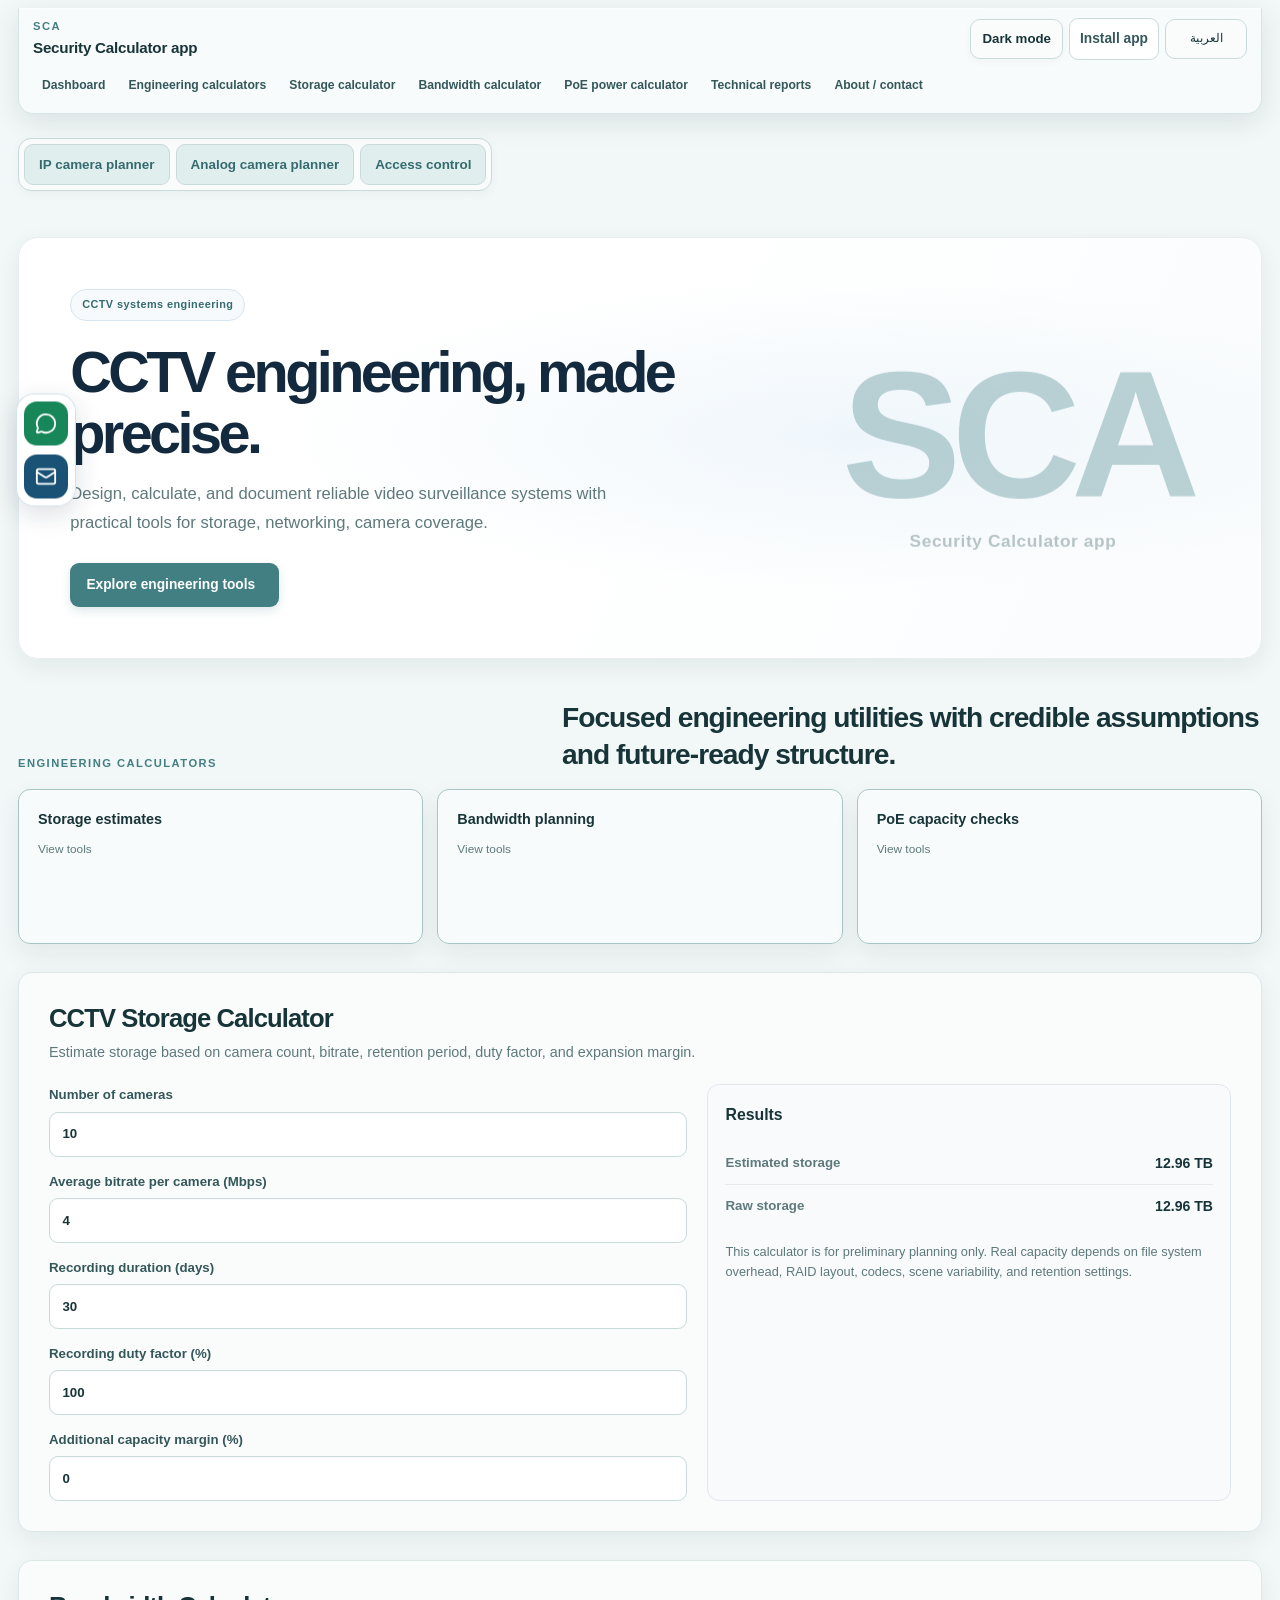
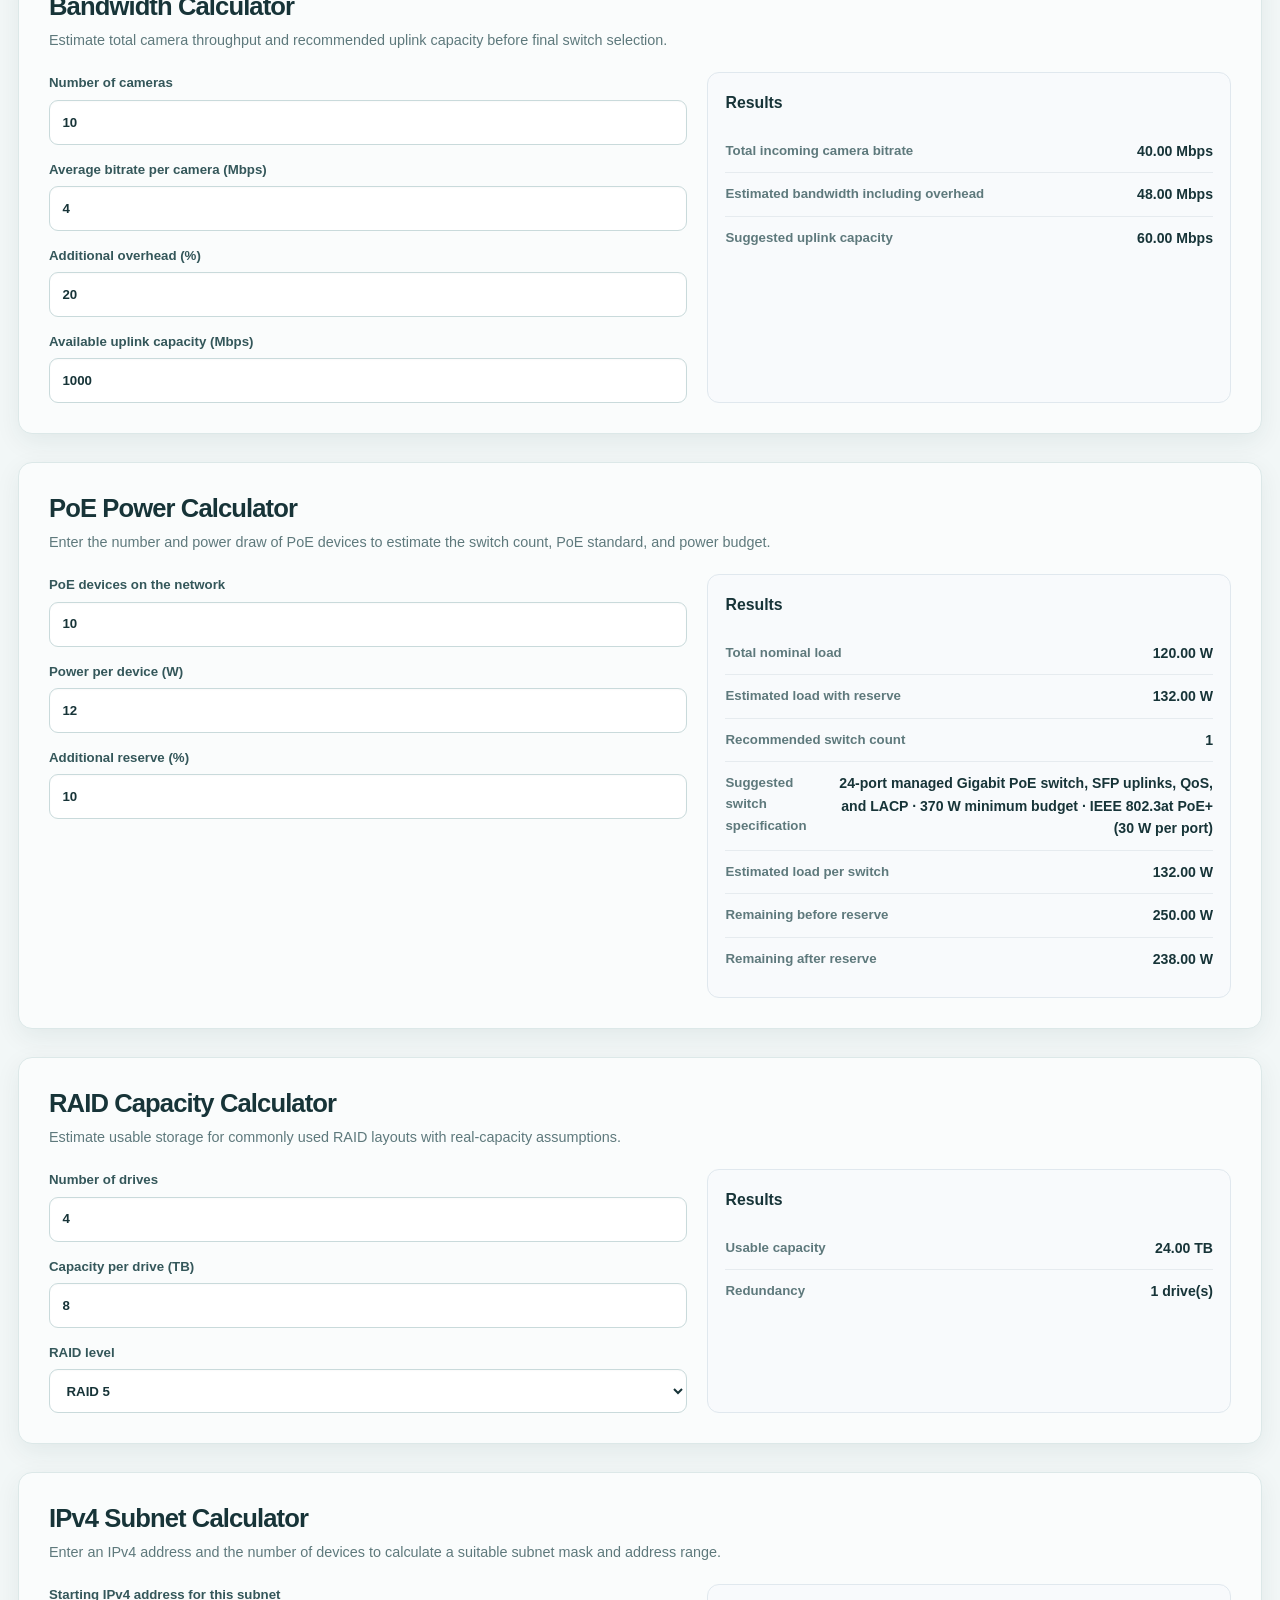
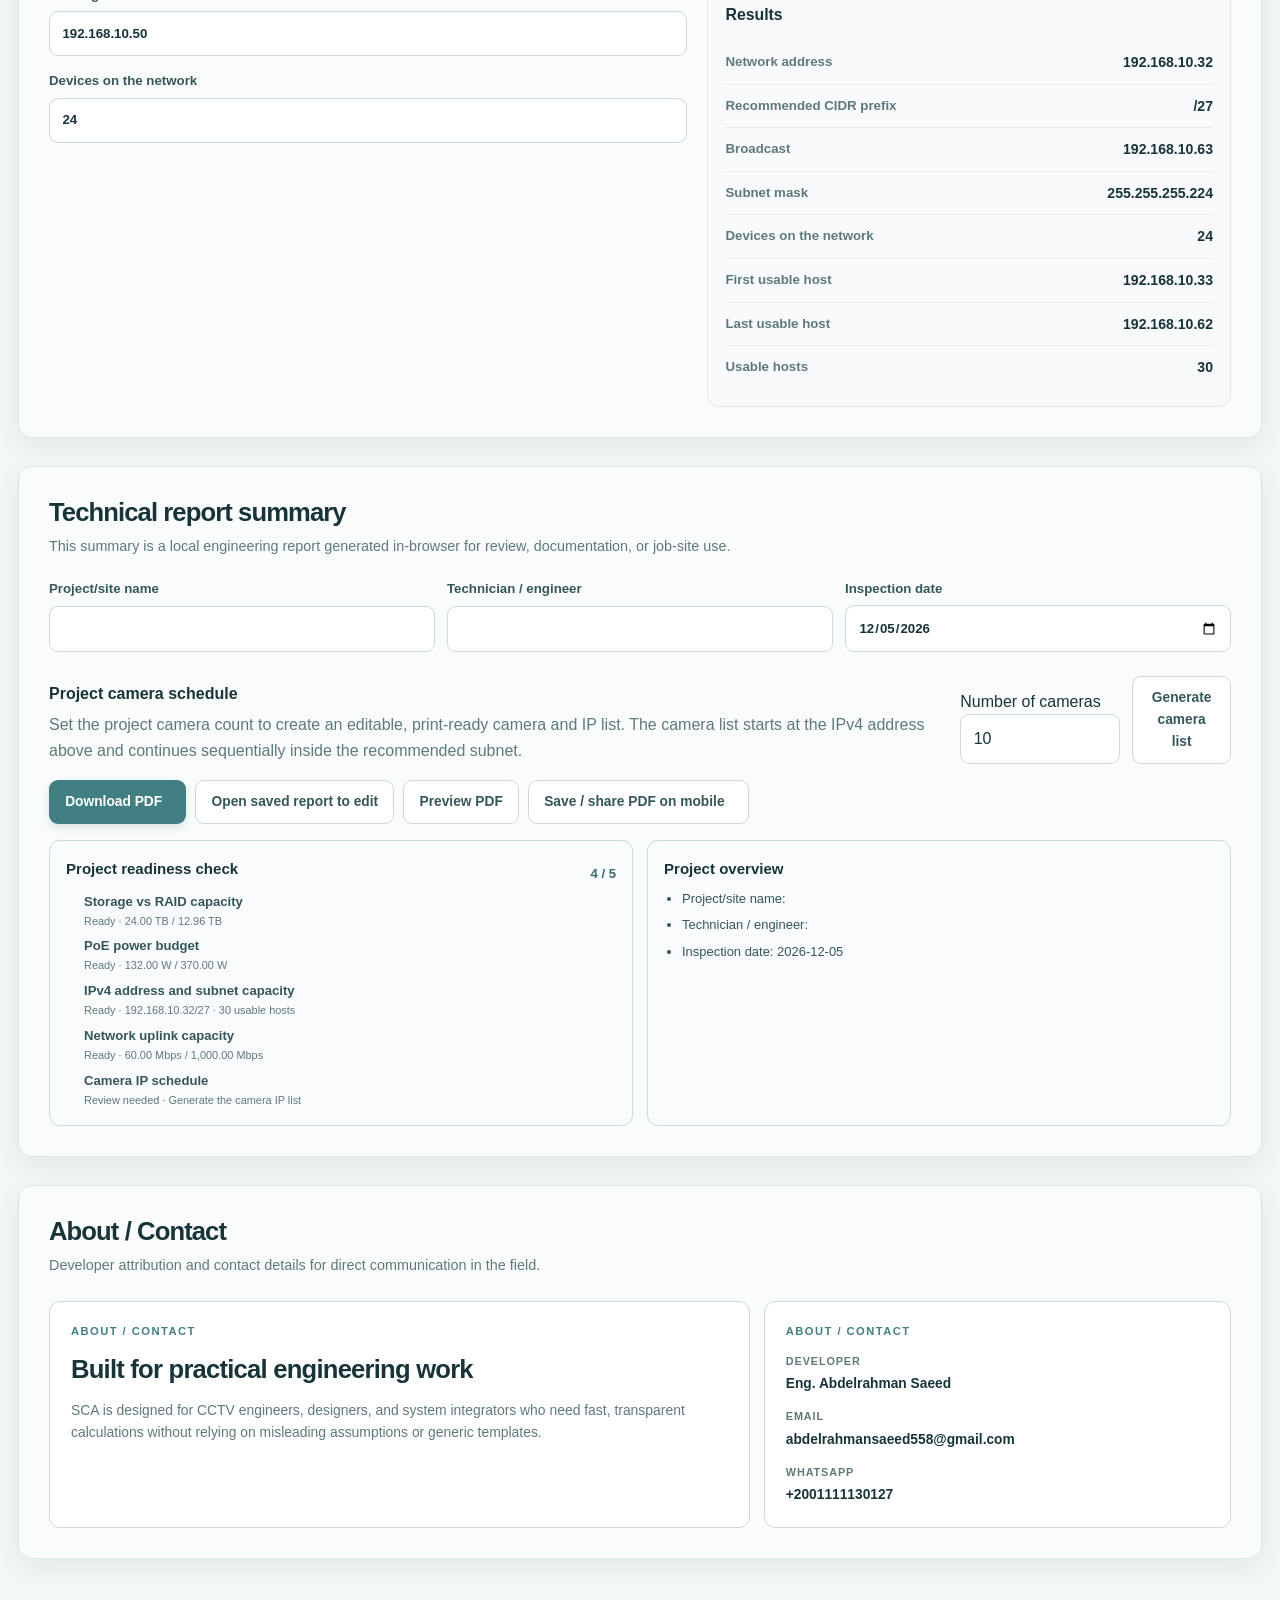
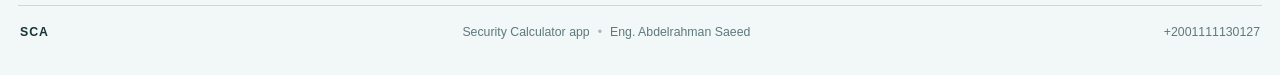
<file: engineering/index.html>
<!doctype html>
<html lang="en" dir="ltr">
  <head>
    <meta charset="UTF-8" />
    <meta name="viewport" content="width=device-width, initial-scale=1.0, viewport-fit=cover" />
    <meta name="referrer" content="strict-origin-when-cross-origin" />
    <meta name="apple-mobile-web-app-capable" content="yes" />
    <meta name="apple-mobile-web-app-title" content="SCA" />
    <meta name="mobile-web-app-capable" content="yes" />
    <meta name="theme-color" content="#0b1927" />
    <link rel="icon" type="image/svg+xml" href="./favicon.svg?v=4" />
    <link rel="manifest" href="./manifest.webmanifest" />
    <meta name="description" content="SCA — Security Calculator app" />
    <title>SCA | Security Calculator app</title>
    <script type="module" crossorigin src="./assets/index-sca-pdf-mobile-v17.js?v=25"></script>
    <script type="module" src="./app-init.js?v=10"></script>
    <link rel="stylesheet" crossorigin href="./assets/index-sca-pdf-preview-mobile.css?v=19">
  <style>#accessControl{display:none!important}</style>
  </head>
  <body>
    <div id="sca-intro" role="status" aria-live="polite" aria-label="SCA is loading">
      <div class="sca-wordmark">
        <p class="sca-overline">SECURITY ENGINEERING</p>
        <h1 class="sca-letters" aria-label="SCA"><span style="--n:0">S</span><span style="--n:1">C</span><span style="--n:2">A</span></h1>
        <p class="sca-full-name"><span style="--n:0">Security</span><span style="--n:1">Calculator</span><span style="--n:2">App</span></p>
        <p class="sca-developer-credit">Developed by <strong>Eng. Abdelrahman Saeed</strong></p>
        <div class="sca-start-line" aria-hidden="true"><span></span></div>
        <p class="sca-caption">INITIALIZING WORKSPACE</p>
      </div>
    </div>
    <div id="root"></div>
    <script defer src="./intro.js"></script>
  </body>
</html>
</file>
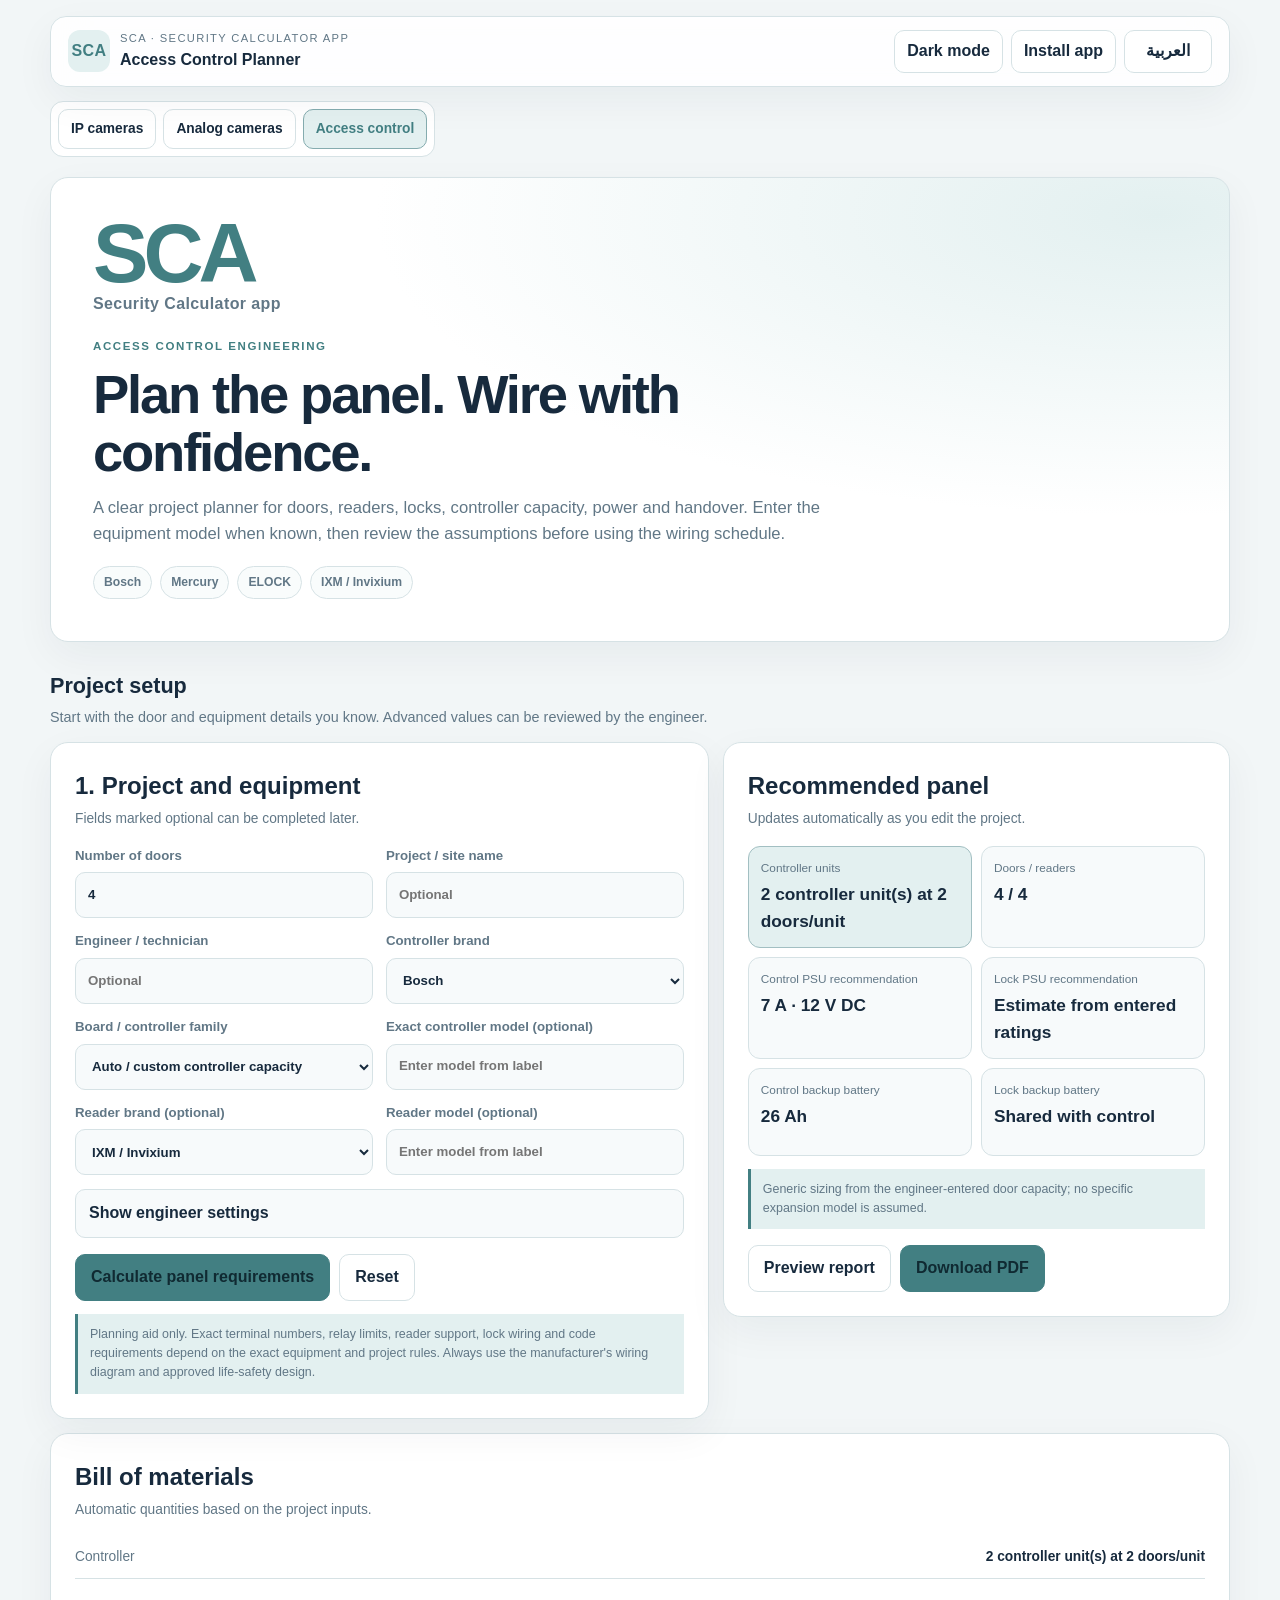
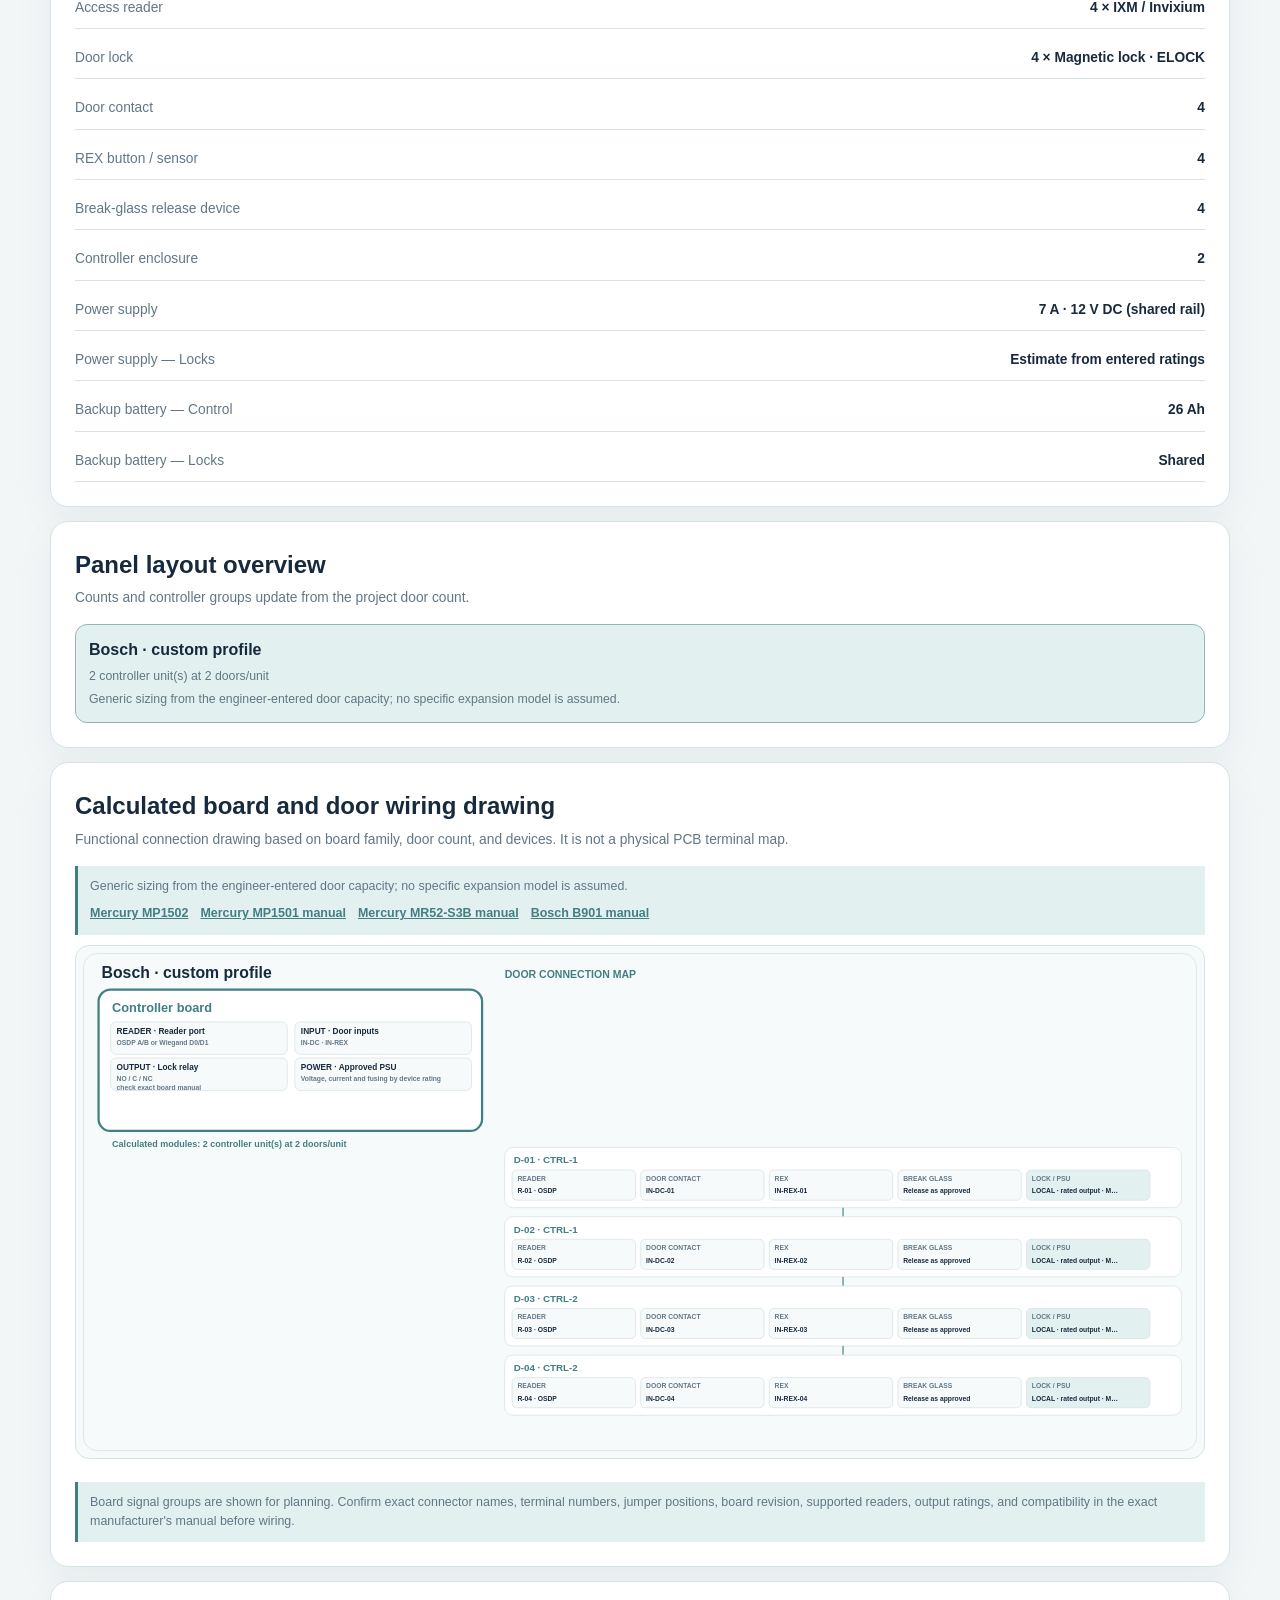
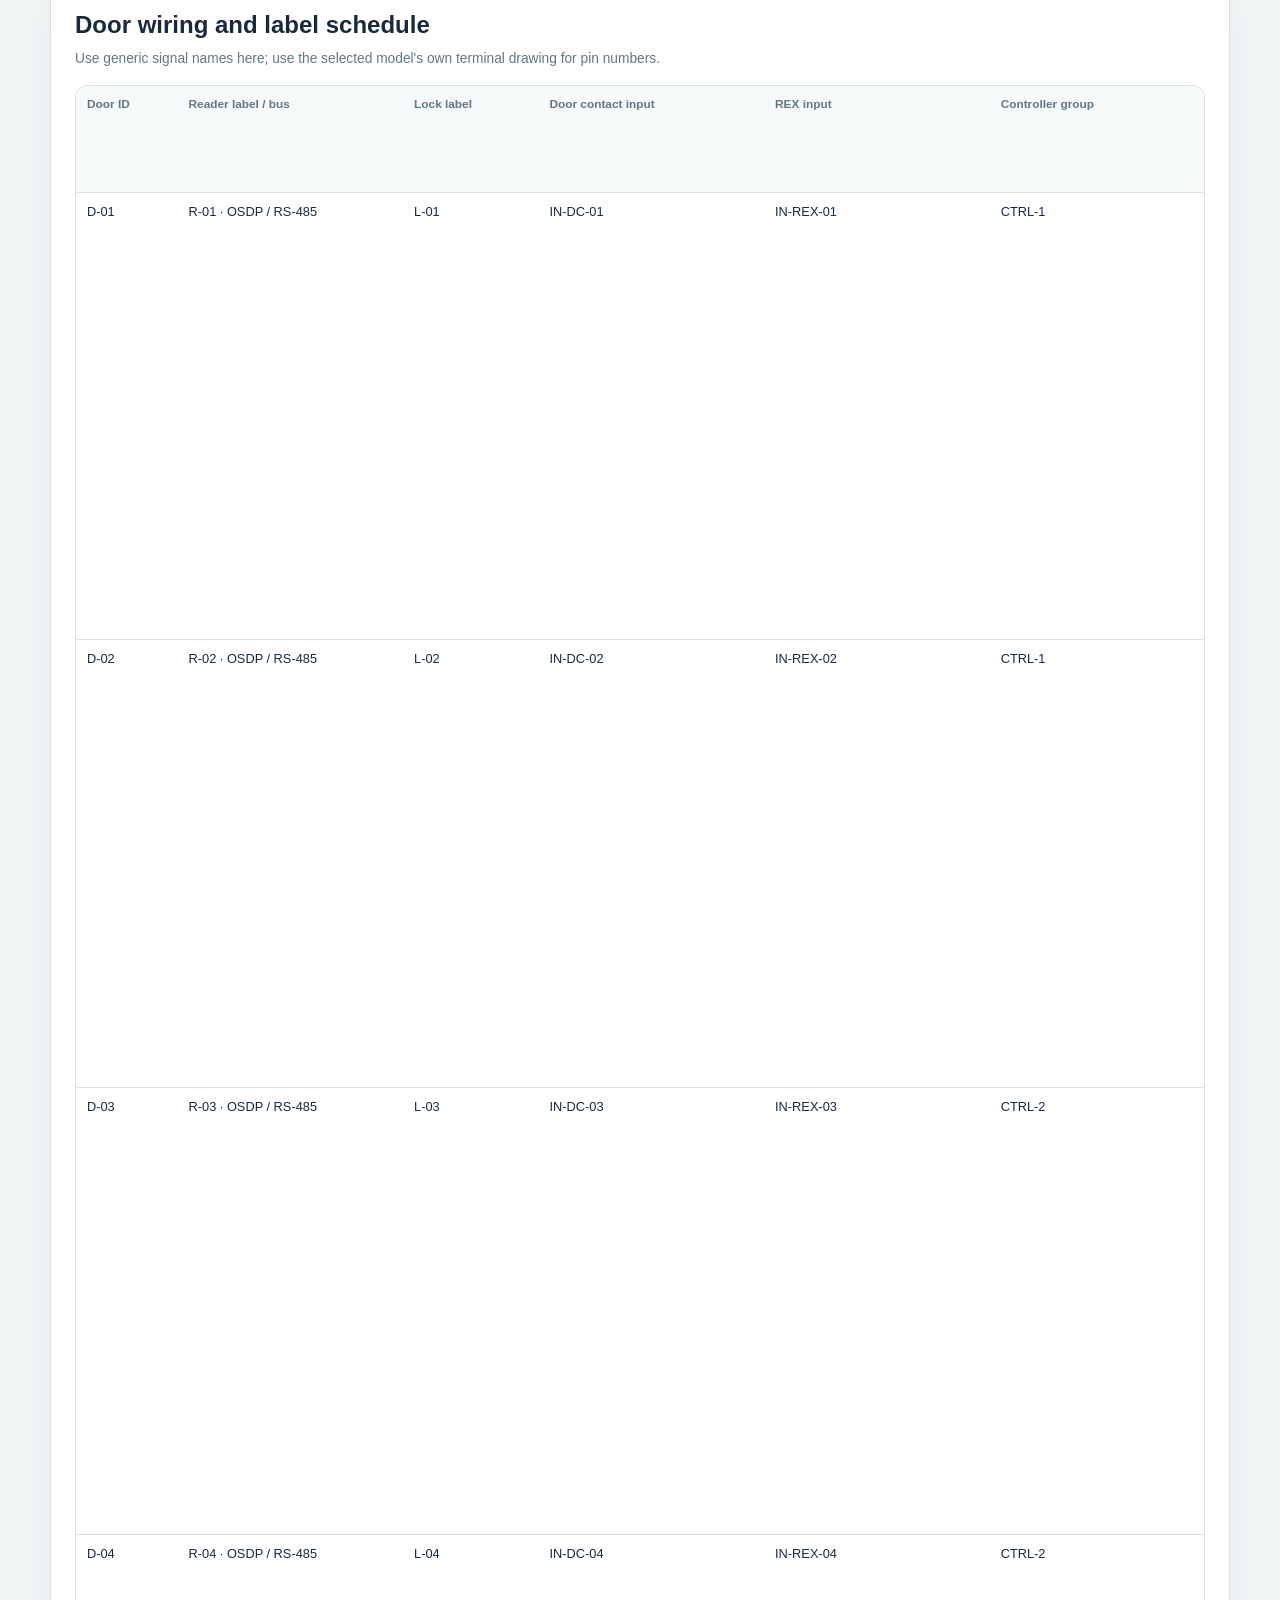
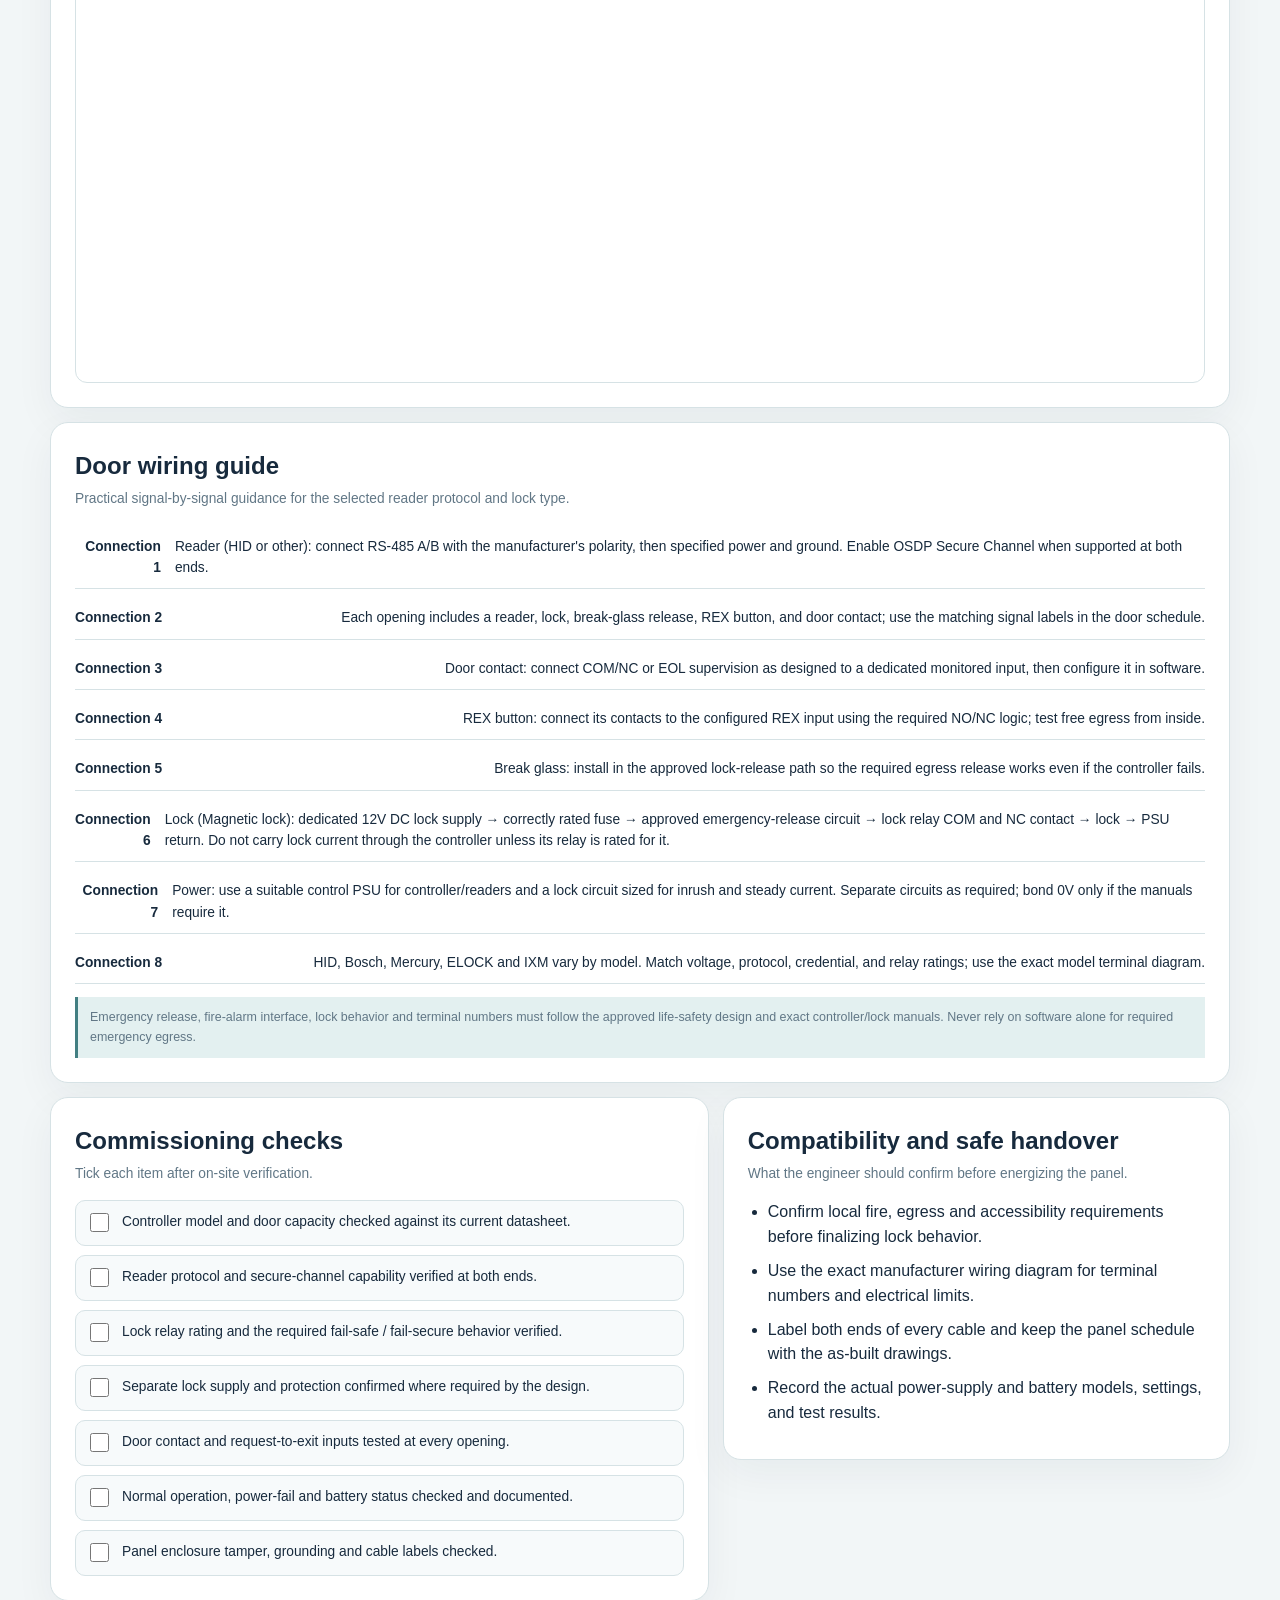
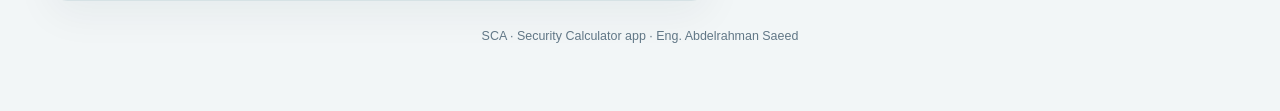
<file: engineering/access-control.html>
<!doctype html>
<html lang="en" dir="ltr">
<head>
<meta charset="utf-8">
<meta name="viewport" content="width=device-width,initial-scale=1,viewport-fit=cover">
<meta name="referrer" content="strict-origin-when-cross-origin">
<meta name="apple-mobile-web-app-capable" content="yes">
<meta name="apple-mobile-web-app-title" content="SCA">
<meta name="mobile-web-app-capable" content="yes">
<meta name="theme-color" content="#B0D7D8">
<meta name="description" content="SCA Access Control Planner — door, controller, power and handover planning.">
<title>SCA | Access Control Planner</title>
<link rel="icon" type="image/svg+xml" href="./favicon.svg?v=4">
<link rel="manifest" href="./manifest.webmanifest">
<style>
:root{color-scheme:light;--page:#f2f6f7;--surface:#fff;--surface2:#f7fafb;--ink:#172a3d;--muted:#617786;--line:#d6e2e5;--accent:#427F82;--sca-motion:#427F82;--accent2:#e3f0f0;--good:#18794e;--warn:#8a5b00;--bad:#a33232;--shadow:0 14px 40px #122f3a0d;font-family:Inter,"Segoe UI",Arial,sans-serif}
:root[data-theme=dark]{color-scheme:dark;--page:#0b1118;--surface:#121d28;--surface2:#172530;--ink:#e6edf3;--muted:#a3b4bf;--line:#314553;--accent:#B0D7D8;--sca-motion:#B0D7D8;--accent2:#20383a;--good:#7bd9ac;--warn:#f1cb79;--bad:#ff9c9c;--shadow:0 14px 40px #0003}
*{box-sizing:border-box}body{margin:0;background:var(--page);color:var(--ink);font:16px/1.55 Inter,"Segoe UI",Arial,sans-serif}button,input,select{font:inherit}button,a{touch-action:manipulation}a{color:inherit;text-decoration:none}.wrap{width:min(1180px,calc(100% - 32px));margin:auto;padding:16px 0 52px}
.header{position:sticky;top:8px;z-index:20;display:flex;justify-content:space-between;align-items:center;gap:14px;padding:13px 17px;border:1px solid var(--line);border-radius:16px;background:color-mix(in srgb,var(--surface) 88%,transparent);backdrop-filter:blur(18px) saturate(150%);box-shadow:var(--shadow)}
.brand{display:flex;align-items:center;gap:10px;min-width:175px}.brand-mark{display:grid;place-items:center;width:42px;height:42px;border-radius:12px;background:var(--accent2);color:var(--accent);font-weight:900;letter-spacing:.03em}.brand small,.brand strong{display:block}.brand small{font-size:.7rem;color:var(--muted);letter-spacing:.12em}.brand strong{font-size:1rem}
.header-tools{display:flex;align-items:center;gap:8px;flex-wrap:wrap}.header-tools button,.nav a{min-height:40px;padding:8px 12px;border:1px solid var(--line);border-radius:10px;background:var(--surface);color:var(--ink);font-weight:650;cursor:pointer}.header-tools button:hover,.nav a:hover{border-color:var(--accent);background:var(--accent2)}
.nav{display:flex;gap:7px;flex-wrap:wrap;justify-content:center;margin:14px 0 20px;padding:7px;border:1px solid var(--line);border-radius:13px;background:var(--surface);width:max-content;max-width:100%}.nav a{display:flex;align-items:center;justify-content:center;font-size:.86rem}.nav a.active{background:var(--accent2);border-color:color-mix(in srgb,var(--accent) 55%,var(--line));color:var(--accent)}
.hero,.card{border:1px solid var(--line);border-radius:18px;background:var(--surface);box-shadow:var(--shadow)}.hero{padding:clamp(22px,4vw,42px);background:radial-gradient(ellipse at 94% 8%,var(--accent2),transparent 50%),var(--surface)}.eyebrow{font-size:.72rem;font-weight:800;letter-spacing:.14em;color:var(--accent)}h1{font-size:clamp(2rem,5.5vw,3.4rem);line-height:1.08;letter-spacing:-.04em;margin:8px 0 12px;max-width:760px}.hero p{max-width:780px;color:var(--muted);margin:0;font-size:1.04rem}.hero-tags{display:flex;flex-wrap:wrap;gap:8px;margin-top:19px}.tag{padding:6px 10px;border:1px solid var(--line);border-radius:999px;background:color-mix(in srgb,var(--surface) 80%,var(--accent2));font-size:.76rem;font-weight:700;color:var(--muted)}
.section-title{margin:27px 0 11px}.section-title h2{margin:0;font-size:1.35rem}.section-title p{margin:4px 0 0;color:var(--muted);font-size:.9rem}
.layout{display:grid;grid-template-columns:minmax(0,1.13fr) minmax(300px,.87fr);align-items:start;gap:14px;margin-top:14px}.card{padding:clamp(16px,2.5vw,24px)}.card h2,.card h3{margin:0 0 4px}.sub{margin:0 0 16px;color:var(--muted);font-size:.86rem}.fields{display:grid;grid-template-columns:repeat(2,minmax(0,1fr));gap:13px}.field{display:grid;align-content:start;gap:6px;font-size:.83rem;font-weight:700;color:var(--muted)}.field input,.field select{min-width:0;width:100%;min-height:46px;border:1px solid var(--line);border-radius:10px;background:var(--surface2);color:var(--ink);padding:10px 12px;outline:none}.field input:focus,.field select:focus{border-color:var(--accent);box-shadow:0 0 0 3px color-mix(in srgb,var(--accent) 20%,transparent)}.field small{font-weight:450;font-size:.73rem;color:var(--muted)}.wide{grid-column:1/-1}.advanced-toggle{margin-top:14px;padding:11px 13px;width:100%;text-align:start;border:1px solid var(--line);border-radius:10px;background:var(--surface2);color:var(--ink);font-weight:700;cursor:pointer}.advanced{display:none;margin-top:13px}.advanced.open{display:block}.actions{display:flex;gap:9px;flex-wrap:wrap;margin-top:16px}.btn{min-height:44px;padding:10px 15px;border:1px solid var(--line);border-radius:10px;background:var(--surface);color:var(--ink);font-weight:750;cursor:pointer}.btn.primary{background:var(--accent);border-color:var(--accent);color:#102a32}.btn:hover{filter:brightness(1.04)}.results{position:sticky;top:96px}.metrics{display:grid;grid-template-columns:repeat(2,minmax(0,1fr));gap:9px}.metric{min-height:88px;padding:12px;border:1px solid var(--line);border-radius:12px;background:var(--surface2)}.metric small{display:block;color:var(--muted);font-size:.74rem}.metric strong{display:block;margin-top:4px;font-size:1.08rem;overflow-wrap:anywhere}.metric.emphasis{background:var(--accent2);border-color:color-mix(in srgb,var(--accent) 35%,var(--line))}.note{margin:13px 0 0;padding:11px 12px;border-inline-start:3px solid var(--accent);background:var(--accent2);color:var(--muted);font-size:.78rem}
.checks{display:grid;gap:9px}.check{display:flex;align-items:flex-start;gap:10px;padding:10px;border:1px solid var(--line);border-radius:10px;background:var(--surface2)}.check input{width:19px;height:19px;margin-top:2px;accent-color:var(--accent);flex:none}.check span{font-size:.86rem}.check small{display:block;color:var(--muted);font-size:.74rem}.list{display:grid;gap:8px}.bom-item{display:flex;justify-content:space-between;gap:14px;padding:10px 0;border-bottom:1px solid var(--line);font-size:.86rem}.bom-item span:first-child{color:var(--muted)}.bom-item strong{text-align:end}.diagram{display:grid;grid-template-columns:repeat(auto-fit,minmax(155px,1fr));gap:10px}.controller-box{padding:13px;border:1px solid color-mix(in srgb,var(--accent) 45%,var(--line));border-radius:12px;background:var(--accent2)}.controller-box strong,.controller-box span{display:block}.controller-box span{font-size:.77rem;color:var(--muted);margin-top:4px}.table-wrap{overflow:auto;border:1px solid var(--line);border-radius:12px}table{border-collapse:collapse;width:100%;min-width:760px;font-size:.8rem}th,td{padding:10px 11px;border-bottom:1px solid var(--line);text-align:start;vertical-align:top}th{background:var(--surface2);color:var(--muted);font-size:.74rem}tbody tr:last-child td{border-bottom:0}.status{display:inline-block;padding:3px 8px;border-radius:999px;background:var(--accent2);color:var(--accent);font-weight:750;font-size:.72rem}.warning{color:var(--warn)}.footer{margin-top:26px;text-align:center;color:var(--muted);font-size:.78rem}
.modal{position:fixed;inset:0;z-index:80;display:none;place-items:center;padding:14px;background:#06101bd1;backdrop-filter:blur(8px)}.modal.open{display:grid}.modal-box{width:min(900px,100%);max-height:92dvh;overflow:auto;padding:clamp(16px,3vw,28px);border:1px solid var(--line);border-radius:16px;background:var(--surface);color:var(--ink)}.modal-head{position:sticky;top:-17px;z-index:1;display:flex;justify-content:space-between;align-items:center;gap:10px;padding:6px 0 12px;background:var(--surface)}.report-head{border-bottom:2px solid var(--accent);padding-bottom:12px;margin-bottom:12px}.report-head h2{margin:0}.report-head p{margin:3px 0;color:var(--muted)}.report-grid{display:grid;grid-template-columns:repeat(2,minmax(0,1fr));gap:9px}.report-cell{padding:10px;border:1px solid var(--line);border-radius:9px;background:var(--surface2)}.report-cell small{display:block;color:var(--muted)}.report-table{width:100%;border-collapse:collapse;margin-top:13px}.report-table th,.report-table td{border:1px solid var(--line);padding:7px;text-align:start}.print-root{display:none}
@media(max-width:850px){.layout{grid-template-columns:1fr}.results{position:static;top:auto}.nav a{font-size:.79rem;padding:7px 9px}}
@media(max-width:540px){.wrap{width:calc(100% - 18px);padding-top:8px}.header{top:5px;padding:10px;align-items:flex-start;flex-wrap:wrap}.brand{min-width:0;flex:1}.brand-mark{width:38px;height:38px}.header-tools{width:100%;justify-content:flex-start;flex-wrap:wrap}.header-tools button{min-height:38px;padding:7px 9px;font-size:.78rem}.nav{display:grid;grid-template-columns:repeat(3,minmax(0,1fr));width:100%;margin:10px 0 14px}.nav a{min-width:0;min-height:41px;padding:6px 4px;text-align:center;font-size:.72rem}.fields{grid-template-columns:1fr}.wide{grid-column:auto}.metrics{grid-template-columns:repeat(2,minmax(0,1fr))}.actions .btn{flex:1 1 45%}.report-grid{grid-template-columns:1fr}.diagram{grid-template-columns:1fr 1fr}}
@media print{body{background:white;color:#111}.wrap,.header,.nav,.hero,.section-title,.layout,#bomSection,#diagramSection,#scheduleSection,#commissionSection,.footer{display:none!important}.print-root{display:block!important;padding:0 10px;color:#111}.print-root *{color:#111!important;background:white!important;box-shadow:none!important}.print-root h1{font-size:22px}.print-root table{min-width:0;font-size:9px}.print-root th,.print-root td{padding:5px;border:1px solid #aaa!important}.print-root .report-cell{border:1px solid #aaa!important}@page{size:A4;margin:12mm}}
@keyframes sca-arrive{0%{opacity:1;visibility:visible}75%{opacity:1}100%{opacity:0;visibility:hidden}}@keyframes sca-letter{0%{opacity:0;transform:translateY(16px);filter:blur(7px)}100%{opacity:1;transform:none;filter:none}}.access-intro{position:fixed;inset:0;z-index:100;background:var(--page);color:var(--ink);display:grid;place-items:center;animation:sca-arrive 1.7s ease forwards;pointer-events:none}.access-intro-inner{text-align:center}.access-intro strong{display:block;font-size:clamp(3.4rem,12vw,7rem);letter-spacing:.18em;color:var(--sca-motion)}.access-intro strong span{display:inline-block;animation:sca-letter .38s both}.access-intro strong span:nth-child(2){animation-delay:.18s}.access-intro strong span:nth-child(3){animation-delay:.36s}.access-intro small{display:block;margin-top:4px;font-size:clamp(.9rem,2vw,1.2rem);letter-spacing:.14em;opacity:0;animation:sca-letter .42s .72s both}@media(prefers-reduced-motion:reduce){.access-intro{display:none}}
 .board-scroll{overflow-x:auto;padding:10px 0}.board-svg{display:block;width:100%;min-width:820px;height:auto;border:1px solid var(--line);border-radius:14px;background:var(--surface2)}.board-svg text{font-family:Inter,"Segoe UI",Arial,sans-serif}.board-note-links{display:flex;gap:12px;flex-wrap:wrap;margin-top:8px}.board-note-links a{color:var(--accent);text-decoration:underline;font-weight:700}\n
#scheduleSection .table-wrap{overflow-x:auto;-webkit-overflow-scrolling:touch}#scheduleSection table{min-width:1020px;table-layout:fixed}#scheduleSection th,#scheduleSection td{white-space:normal;overflow-wrap:anywhere;word-break:normal;line-height:1.45}#scheduleSection th:nth-child(1){width:9%}#scheduleSection th:nth-child(2){width:20%}#scheduleSection th:nth-child(3){width:12%}#scheduleSection th:nth-child(4),#scheduleSection th:nth-child(5){width:20%}#scheduleSection th:nth-child(6){width:19%}.report-schedule-wrap{max-width:100%;overflow-x:auto;-webkit-overflow-scrolling:touch}.report-schedule-wrap .report-table{min-width:880px}.report-table{table-layout:fixed}.report-table th,.report-table td{white-space:normal;overflow-wrap:anywhere;line-height:1.45}.board-svg{max-width:100%;direction:ltr;overflow:visible}.board-svg text{unicode-bidi:plaintext}
.page-transition{position:fixed;inset:0;z-index:9999;display:grid;place-items:center;background:var(--page);color:var(--ink);opacity:0;pointer-events:none;transition:opacity .2s ease}.page-transition.show{opacity:1;pointer-events:auto}.page-transition-card{text-align:center;padding:28px;animation:pageTransitionIn .4s both}.page-transition-card strong{display:block;color:var(--sca-motion);font-size:clamp(1.6rem,7vw,2.8rem);letter-spacing:.08em}.page-transition-card p{color:var(--muted);margin:8px 0}.page-transition-card i{display:block;width:150px;height:2px;margin:20px auto;background:linear-gradient(90deg,transparent,var(--sca-motion),transparent);animation:pageTransitionLine .7s ease-in-out infinite alternate}@keyframes pageTransitionIn{from{opacity:0;transform:translateY(12px)}to{opacity:1;transform:none}}@keyframes pageTransitionLine{to{transform:translateX(22px)}}@media(prefers-reduced-motion:reduce){.page-transition,.page-transition-card,.page-transition-card i{animation:none;transition:none}}.page-brand-animation{display:flex;flex-direction:column;align-items:flex-start;gap:4px;margin:0 0 16px;color:var(--sca-motion)}.page-brand-letters{display:flex;align-items:center;gap:.03em;font-size:clamp(3rem,8vw,5.2rem);font-weight:850;letter-spacing:-.09em;line-height:.82}.page-brand-letters span{display:inline-block;opacity:.38;animation:pageSCAWave 1.2s ease-in-out infinite;animation-delay:calc(var(--sca-i)*.22s)}.page-brand-subtitle{color:var(--muted);font-weight:700;letter-spacing:.025em;opacity:0;transform:translateY(6px)}html.sca-intro-complete .page-brand-subtitle{animation:pageSCAReveal .5s ease .92s forwards}html.sca-intro-complete .hero .eyebrow{animation:pageSCAReveal .55s ease both}html.sca-intro-complete .hero h1{animation:pageSCAReveal .6s ease .12s both}html.sca-intro-complete .hero>p{animation:pageSCAReveal .6s ease .24s both}html.sca-intro-complete .hero-tags{animation:pageSCAReveal .6s ease .34s both}@keyframes pageSCAWave{0%,100%{opacity:.38;transform:translateY(3px)}38%,62%{opacity:1;transform:translateY(-2px)}}@keyframes pageSCAReveal{from{opacity:0;transform:translateY(9px);filter:blur(4px)}to{opacity:1;transform:none;filter:none}}@media(max-width:540px){.page-brand-animation{margin-bottom:12px}.page-brand-letters{font-size:clamp(2.7rem,15vw,4rem)}.page-brand-subtitle{font-size:.87rem}}@media(prefers-reduced-motion:reduce){.page-brand-letters span{animation:none;opacity:.82;transform:none}.page-brand-subtitle{opacity:1;transform:none}html.sca-intro-complete .hero .eyebrow,html.sca-intro-complete .hero h1,html.sca-intro-complete .hero>p,html.sca-intro-complete .hero-tags{animation:none;opacity:1;filter:none;transform:none}html.sca-intro-complete .page-brand-subtitle{animation:none;opacity:1;transform:none}}.header-tools{display:flex;align-items:center;justify-content:flex-end;gap:8px}.header-tools button{min-height:40px}.header-tools #langBtn{min-width:88px}
@media(max-width:540px){.header-tools{display:grid;grid-template-columns:repeat(3,minmax(0,1fr));width:100%;gap:6px}.header-tools button{min-width:0;min-height:42px;padding:7px 5px;text-align:center;white-space:normal;line-height:1.15;font-size:.76rem}.nav a{white-space:normal;line-height:1.15;overflow-wrap:anywhere}}

/* Keep SCA in English reading order and stop the monogram after its entrance. */
.page-brand-letters,.access-intro strong,.page-transition strong,.brand-mark,.mark{direction:ltr!important;unicode-bidi:isolate!important}
.page-brand-letters span{animation:scaBrandLetterReveal .52s cubic-bezier(.2,.7,.2,1) both!important;will-change:auto!important;text-shadow:none!important}
@keyframes scaBrandLetterReveal{from{opacity:0;transform:translate3d(0,8px,0)}to{opacity:1;transform:translate3d(0,0,0)}}
.page-brand-letters span:nth-child(1){animation-delay:0s!important}.page-brand-letters span:nth-child(2){animation-delay:.16s!important}.page-brand-letters span:nth-child(3){animation-delay:.32s!important}
@media(prefers-reduced-motion:reduce){.page-brand-letters span{animation:none!important;opacity:.85!important;transform:none!important}}
</style>
</head>
<body>
<div class="access-intro" id="accessIntro" aria-hidden="true"><div class="access-intro-inner"><strong><span>S</span><span>C</span><span>A</span></strong><small data-en="ACCESS CONTROL PLANNER" data-ar="مخطط التحكم في الدخول">ACCESS CONTROL PLANNER</small></div></div>
<div class="page-transition" id="pageTransition" aria-hidden="true"><div class="page-transition-card"><strong>SCA</strong><p></p><b></b><i></i></div></div>
<div class="wrap">
<header class="header">
<a class="brand" href="./index.html#ipCameraPlanner"><span class="brand-mark">SCA</span><span><small>SCA · SECURITY CALCULATOR APP</small><strong data-en="Access Control Planner" data-ar="مخطط التحكم في الدخول">Access Control Planner</strong></span></a>
<div class="header-tools"><button id="themeBtn">Dark mode</button><button id="installApp" type="button" data-en="Install app" data-ar="تثبيت التطبيق">Install app</button><button id="langBtn" aria-label="Switch language">العربية</button></div>
</header>
<nav class="nav" aria-label="SCA sections">
<a href="./index.html#ipCameraPlanner" data-en="IP cameras" data-ar="كاميرات IP">IP cameras</a>
<a href="./analog.html" data-en="Analog cameras" data-ar="كاميرات Analog">Analog cameras</a>
<a class="active" href="./access-control.html" data-en="Access control" data-ar="Access Control">Access control</a>
</nav>
<section class="hero"><div class="page-brand-animation" aria-label="SCA — Security Calculator app"><div class="page-brand-letters" aria-hidden="true"><span style="--sca-i:0">S</span><span style="--sca-i:1">C</span><span style="--sca-i:2">A</span></div><div class="page-brand-subtitle" data-en="Security Calculator app" data-ar="تطبيق حاسبة الأنظمة الأمنية">Security Calculator app</div></div><span class="eyebrow" data-en="ACCESS CONTROL ENGINEERING" data-ar="هندسة التحكم في الدخول">ACCESS CONTROL ENGINEERING</span>
<h1 data-en="Plan the panel. Wire with confidence." data-ar="خطط اللوحة وجهّزها بثقة.">Plan the panel. Wire with confidence.</h1>
<p data-en="A clear project planner for doors, readers, locks, controller capacity, power and handover. Enter the equipment model when known, then review the assumptions before using the wiring schedule." data-ar="مخطط واضح للأبواب والقراء والأقفال وسعة الكنترولر والطاقة والتسليم. أدخل موديل الجهاز عند معرفته، وراجع الافتراضات قبل استخدام جدول التوصيلات.">A clear project planner for doors, readers, locks, controller capacity, power and handover. Enter the equipment model when known, then review the assumptions before using the wiring schedule.</p>
<div class="hero-tags"><span class="tag">Bosch</span><span class="tag">Mercury</span><span class="tag">ELOCK</span><span class="tag">IXM / Invixium</span></div>
</section>
<div class="section-title"><h2 data-en="Project setup" data-ar="إعداد المشروع">Project setup</h2><p data-en="Start with the door and equipment details you know. Advanced values can be reviewed by the engineer." data-ar="ابدأ ببيانات الأبواب والمعدات المتاحة. يمكن للمهندس مراجعة القيم المتقدمة.">Start with the door and equipment details you know. Advanced values can be reviewed by the engineer.</p></div>
<div class="layout">
<section class="card">
<h2 data-en="1. Project and equipment" data-ar="١. المشروع والمعدات">1. Project and equipment</h2><p class="sub" data-en="Fields marked optional can be completed later." data-ar="الخانات الاختيارية يمكن استكمالها لاحقًا.">Fields marked optional can be completed later.</p>
<div class="fields">
<label class="field"><span data-en="Number of doors" data-ar="عدد الأبواب">Number of doors</span><input id="doors" type="number" min="1" max="512" value="4" inputmode="numeric"></label>
<label class="field"><span data-en="Project / site name" data-ar="اسم المشروع / الموقع">Project / site name</span><input id="projectName" autocomplete="organization" placeholder="Optional"></label>
<label class="field"><span data-en="Engineer / technician" data-ar="اسم المهندس / الفني">Engineer / technician</span><input id="engineerName" autocomplete="name" placeholder="Optional"></label>
<label class="field"><span data-en="Controller brand" data-ar="ماركة الكنترولر">Controller brand</span><select id="controllerBrand"><option value="Bosch">Bosch</option><option value="Mercury">Mercury</option><option value="ELOCK">ELOCK</option><option value="IXM / Invixium">IXM / Invixium (standalone)</option><option value="Other">Other</option></select></label>
<label class="field"><span data-en="Board / controller family" data-ar="نوع البوردة / الكنترولر">Board / controller family</span><select id="boardProfile"><option value="auto" data-en="Auto / custom controller capacity" data-ar="تلقائي / سعة مخصصة">Auto / custom controller capacity</option><option value="mp1502">Mercury MP1502</option><option value="mp1501">Mercury MP1501 + MR62e</option><option value="mr52">Mercury MR52 expansion</option><option value="bosch9512">Bosch B9512G + B901</option><option value="bosch8512">Bosch B8512G + B901</option><option value="bosch6512">Bosch B6512 + B901</option></select></label>
<label class="field"><span data-en="Exact controller model (optional)" data-ar="موديل الكنترولر (اختياري)">Exact controller model (optional)</span><input id="controllerModel" placeholder="Enter model from label"></label>
<label class="field"><span data-en="Reader brand (optional)" data-ar="ماركة القارئ (اختياري)">Reader brand (optional)</span><select id="readerBrand"><option>IXM / Invixium</option><option>HID</option><option>ELOCK</option><option>Other</option></select></label>
<label class="field"><span data-en="Reader model (optional)" data-ar="موديل القارئ (اختياري)">Reader model (optional)</span><input id="readerModel" placeholder="Enter model from label"></label>
</div>
<button class="advanced-toggle" id="advancedToggle" aria-expanded="false" data-en="Show engineer settings" data-ar="إظهار إعدادات المهندس">Show engineer settings</button>
<div class="advanced" id="advancedFields"><div class="fields">
<label class="field"><span data-en="Doors supported per controller (verify exact model)" data-ar="عدد الأبواب المدعوم لكل كنترولر (تحقق من الموديل)">Doors supported per controller (verify exact model)</span><input id="doorsPerController" type="number" min="1" max="64" value="2" inputmode="numeric"><small data-en="A planning assumption only. Confirm the selected model and door configuration in its manual." data-ar="افتراض تخطيطي فقط. أكد دعم الموديل وطريقة تقسيم الأبواب من الدليل الفني.">A planning assumption only. Confirm the selected model and door configuration in its manual.</small></label>
<label class="field"><span data-en="Readers per door" data-ar="عدد القراء لكل باب">Readers per door</span><select id="readersPerDoor"><option value="1">1</option><option value="2" data-en="2 (entry / exit)" data-ar="2 (دخول / خروج)">2 (entry / exit)</option></select></label>
<label class="field"><span data-en="Reader communication" data-ar="طريقة اتصال القارئ">Reader communication</span><select id="readerProtocol"><option value="OSDP" data-en="OSDP / RS-485" data-ar="OSDP / RS-485">OSDP / RS-485</option><option value="Wiegand" data-en="Wiegand" data-ar="Wiegand">Wiegand</option><option value="Standalone" data-en="Standalone / local relay" data-ar="قارئ مستقل / ريلاي محلي">Standalone / local relay</option></select></label>
<label class="field"><span data-en="Lock type" data-ar="نوع القفل">Lock type</span><select id="lockType"><option value="Magnetic lock" data-en="Magnetic lock" data-ar="قفل مغناطيسي">Magnetic lock</option><option value="Electric strike" data-en="Electric strike" data-ar="قفل كهربائي (Strike)">Electric strike</option><option value="Electric bolt" data-en="Electric bolt / deadbolt" data-ar="قفل بولت كهربائي">Electric bolt / deadbolt</option><option value="Other" data-en="Other / motorized" data-ar="آخر / موتور">Other / motorized</option></select></label>
<label class="field"><span data-en="Lock brand" data-ar="ماركة القفل">Lock brand</span><select id="lockBrand"><option>ELOCK</option><option>Other</option></select></label>
<label class="field"><span data-en="Lock model (optional)" data-ar="موديل القفل (اختياري)">Lock model (optional)</span><input id="lockModel" placeholder="Enter model from label"></label>
<label class="field"><span data-en="Lock behavior" data-ar="طريقة عمل القفل">Lock behavior</span><select id="lockBehavior"><option value="Fail-safe" data-en="Fail-safe (unlocks on power loss)" data-ar="Fail-safe (يفتح عند انقطاع الكهرباء)">Fail-safe (unlocks on power loss)</option><option value="Fail-secure" data-en="Fail-secure (remains locked on power loss)" data-ar="Fail-secure (يبقى مغلقًا عند انقطاع الكهرباء)">Fail-secure (remains locked on power loss)</option></select><small data-en="Confirm egress and fire-safety requirements for the site before selection." data-ar="راجع متطلبات الهروب والحريق بالموقع قبل الاختيار.">Confirm egress and fire-safety requirements for the site before selection.</small></label>
<label class="field"><span data-en="Lock voltage (V DC)" data-ar="جهد القفل (فولت DC)">Lock voltage (V DC)</span><select id="lockVoltage"><option value="12">12 V</option><option value="24">24 V</option></select></label>
<label class="field"><span data-en="Current per lock (A)" data-ar="تيار القفل الواحد (أمبير)">Current per lock (A)</span><input id="lockCurrent" type="number" min="0.05" max="10" step="0.05" value="0.5" inputmode="decimal"></label>
<label class="field"><span data-en="Reader current (A)" data-ar="تيار القارئ (أمبير)">Reader current (A)</span><input id="readerCurrent" type="number" min="0.01" max="3" step="0.01" value="0.25" inputmode="decimal"></label>
<label class="field"><span data-en="Controller current (A, per controller)" data-ar="تيار الكنترولر (أمبير لكل كنترولر)">Controller current (A, per controller)</span><input id="controllerCurrent" type="number" min="0.05" max="10" step="0.05" value="0.6" inputmode="decimal"></label>
<label class="field"><span data-en="Control power supply voltage" data-ar="جهد مزود طاقة الكنترول والقراء">Control power supply voltage</span><select id="controlVoltage"><option value="12">12 V DC</option><option value="24">24 V DC</option></select></label>
<label class="field"><span data-en="Backup duration (hours)" data-ar="مدة البطارية الاحتياطية (ساعة)">Backup duration (hours)</span><input id="backupHours" type="number" min="0" max="48" step="0.5" value="4" inputmode="decimal"></label>
</div></div>
<div class="actions"><button class="btn primary" id="calculateBtn" data-en="Calculate panel requirements" data-ar="احسب متطلبات اللوحة">Calculate panel requirements</button><button class="btn" id="resetBtn" data-en="Reset" data-ar="إعادة ضبط">Reset</button></div>
<p class="note" data-en="Planning aid only. Exact terminal numbers, relay limits, reader support, lock wiring and code requirements depend on the exact equipment and project rules. Always use the manufacturer's wiring diagram and approved life-safety design." data-ar="أداة تخطيط مبدئي. أرقام الأطراف وحدود الريلاي ودعم القارئ وتوصيل القفل واشتراطات الكود تختلف حسب الموديل والمشروع. استخدم مخطط الشركة المصنّعة وتصميم السلامة المعتمد دائمًا.">Planning aid only. Exact terminal numbers, relay limits, reader support, lock wiring and code requirements depend on the exact equipment and project rules. Always use the manufacturer's wiring diagram and approved life-safety design.</p>
</section>
<aside class="card results" aria-live="polite">
<h2 data-en="Recommended panel" data-ar="تجهيز اللوحة المقترح">Recommended panel</h2><p class="sub" data-en="Updates automatically as you edit the project." data-ar="تتحدث النتائج تلقائيًا عند تعديل البيانات.">Updates automatically as you edit the project.</p>
<div class="metrics">
<div class="metric emphasis"><small data-en="Controller units" data-ar="عدد الكنترولرات">Controller units</small><strong id="controllerQty">—</strong></div>
<div class="metric"><small data-en="Doors / readers" data-ar="الأبواب / القراء">Doors / readers</small><strong id="doorReaderQty">—</strong></div>
<div class="metric"><small data-en="Control PSU recommendation" data-ar="مزود طاقة الكنترول والقراء">Control PSU recommendation</small><strong id="controlPsu">—</strong></div>
<div class="metric"><small data-en="Lock PSU recommendation" data-ar="مزود طاقة الأقفال">Lock PSU recommendation</small><strong id="lockPsu">—</strong></div>
<div class="metric"><small data-en="Control backup battery" data-ar="بطارية احتياطية للكنترول">Control backup battery</small><strong id="controlBattery">—</strong></div>
<div class="metric"><small data-en="Lock backup battery" data-ar="بطارية احتياطية للأقفال">Lock backup battery</small><strong id="lockBattery">—</strong></div>
</div>
<p class="note" id="compatibilityNote">Select a model and review its manual for exact capacities.</p>
<div class="actions"><button class="btn" id="previewBtn" data-en="Preview report" data-ar="معاينة التقرير">Preview report</button><button class="btn primary" id="downloadBtn" data-en="Download PDF" data-ar="تنزيل PDF">Download PDF</button></div>
</aside>
</div>
<section class="card" id="bomSection" style="margin-top:14px"><h2 data-en="Bill of materials" data-ar="قائمة المكونات">Bill of materials</h2><p class="sub" data-en="Automatic quantities based on the project inputs." data-ar="كميات تلقائية حسب بيانات المشروع.">Automatic quantities based on the project inputs.</p><div class="list" id="bom"></div></section>
<section class="card" id="diagramSection" style="margin-top:14px"><h2 data-en="Panel layout overview" data-ar="نظرة عامة على تقسيم اللوحة">Panel layout overview</h2><p class="sub" data-en="Counts and controller groups update from the project door count." data-ar="الأعداد ومجموعات الكنترولر تتحدث حسب عدد أبواب المشروع.">Counts and controller groups update from the project door count.</p><div class="diagram" id="diagram"></div></section>
<section class="card" id="boardDrawingSection" style="margin-top:14px"><h2 data-en="Calculated board and door wiring drawing" data-ar="رسم البوردة وتوصيلات الأبواب حسب الحساب">Calculated board and door wiring drawing</h2><p class="sub" data-en="Functional connection drawing based on board family, door count, and devices. It is not a physical PCB terminal map." data-ar="رسم توصيل وظيفي يتغير حسب نوع البوردة وعدد الأبواب والأجهزة، وليس خريطة فعلية لترتيب أطراف الـPCB.">Functional connection drawing based on board family, door count, and devices. It is not a physical PCB terminal map.</p><div id="boardPlanNote" class="note"></div><div class="board-scroll" id="boardDrawing"></div><div class="note" data-en="Board signal groups are shown for planning. Confirm exact connector names, terminal numbers, jumper positions, board revision, supported readers, output ratings, and compatibility in the exact manufacturer's manual before wiring." data-ar="إشارات البوردة هنا للتخطيط. راجع أسماء الكونكتورات وأرقام الأطراف والجمبرز وإصدار البوردة ودعم القراء وحدود المخارج والتوافق من دليل الموديل نفسه قبل التوصيل.">Board signal groups are shown for planning. Confirm exact connector names, terminal numbers, jumper positions, board revision, supported readers, output ratings, and compatibility in the exact manufacturer's manual before wiring.</div></section>
<section class="card" id="scheduleSection" style="margin-top:14px"><h2 data-en="Door wiring and label schedule" data-ar="جدول توصيلات وملصقات الأبواب">Door wiring and label schedule</h2><p class="sub" data-en="Use generic signal names here; use the selected model's own terminal drawing for pin numbers." data-ar="هذا الجدول يوضح أسماء الإشارات فقط؛ استخدم مخطط الموديل المحدد لمعرفة أرقام الأطراف.">Use generic signal names here; use the selected model's own terminal drawing for pin numbers.</p><div class="table-wrap"><table><thead><tr><th data-en="Door ID" data-ar="رقم الباب">Door ID</th><th data-en="Reader label / bus" data-ar="ملصق القارئ / الناقل">Reader label / bus</th><th data-en="Lock label" data-ar="ملصق القفل">Lock label</th><th data-en="Door contact input" data-ar="دخل حساس الباب">Door contact input</th><th data-en="REX input" data-ar="دخل زر الخروج">REX input</th><th data-en="Controller group" data-ar="مجموعة الكنترولر">Controller group</th><th data-en="Notes" data-ar="ملاحظات">Notes</th></tr></thead><tbody id="doorRows"></tbody></table></div></section>
<section class="card" id="wiringSection" style="margin-top:14px"><h2 data-en="Door wiring guide" data-ar="شرح توصيل مكونات كل باب">Door wiring guide</h2><p class="sub" data-en="Practical signal-by-signal guidance for the selected reader protocol and lock type." data-ar="شرح مبسط لإشارات التوصيل حسب بروتوكول القارئ ونوع القفل.">Practical signal-by-signal guidance for the selected reader protocol and lock type.</p><div id="wiringGuide" class="list"></div><div class="note" data-en="Emergency release, fire-alarm interface, lock behavior and terminal numbers must follow the approved life-safety design and exact controller/lock manuals. Never rely on software alone for required emergency egress." data-ar="يجب تنفيذ زر الطوارئ وربط إنذار الحريق وطريقة عمل القفل وأرقام الأطراف حسب تصميم السلامة المعتمد ودليل موديل الكنترولر والقفل. لا تعتمد على البرنامج وحده لتحقيق الخروج الاضطراري المطلوب.">Emergency release, fire-alarm interface, lock behavior and terminal numbers must follow the approved life-safety design and exact controller/lock manuals. Never rely on software alone for required emergency egress.</div></section>
<section class="layout" style="margin-top:14px">
<section class="card" id="commissionSection"><h2 data-en="Commissioning checks" data-ar="اختبارات التشغيل والتسليم">Commissioning checks</h2><p class="sub" data-en="Tick each item after on-site verification." data-ar="ضع علامة بعد التحقق الفعلي في الموقع.">Tick each item after on-site verification.</p><div class="checks" id="checks"></div></section>
<section class="card"><h2 data-en="Compatibility and safe handover" data-ar="التوافق والتسليم الآمن">Compatibility and safe handover</h2><p class="sub" data-en="What the engineer should confirm before energizing the panel." data-ar="ما يجب على المهندس مراجعته قبل تشغيل اللوحة.">What the engineer should confirm before energizing the panel.</p><div id="handoverNotes"></div></section>
</section>
<p class="footer">SCA · Security Calculator app · Eng. Abdelrahman Saeed</p>
</div>
<section class="print-root" id="printRoot" aria-hidden="true"></section>
<div class="modal" id="previewModal" role="dialog" aria-modal="true" aria-labelledby="previewTitle"><div class="modal-box"><div class="modal-head"><h2 id="previewTitle" data-en="Access control report preview" data-ar="معاينة تقرير التحكم في الدخول">Access control report preview</h2><button class="btn" id="closePreview" data-en="Close" data-ar="إغلاق">Close</button></div><div id="previewContent"></div><div class="actions"><button class="btn primary" id="previewDownload" data-en="Download PDF" data-ar="تنزيل PDF">Download PDF</button></div></div></div>
<script>
(() => {
const $=id=>document.getElementById(id);
let lang="en";
const labels={
en:{project:"Project / site",engineer:"Engineer / technician",doors:"Number of doors",controllers:"Controllers",readers:"Readers",readerModel:"Reader model",controllerModel:"Controller model",lock:"Lock type",protocol:"Reader protocol",behavior:"Lock behavior",controlLoad:"Control load with reserve",lockLoad:"Lock load with reserve",controlBattery:"Control battery estimate",lockBattery:"Lock battery estimate",psu:"Recommended power supplies",duration:"Backup hours",checks:["Controller model and door capacity checked against its current datasheet.","Reader protocol and secure-channel capability verified at both ends.","Lock relay rating and the required fail-safe / fail-secure behavior verified.","Separate lock supply and protection confirmed where required by the design.","Door contact and request-to-exit inputs tested at every opening.","Normal operation, power-fail and battery status checked and documented.","Panel enclosure tamper, grounding and cable labels checked."],handover:["Confirm local fire, egress and accessibility requirements before finalizing lock behavior.","Use the exact manufacturer wiring diagram for terminal numbers and electrical limits.","Label both ends of every cable and keep the panel schedule with the as-built drawings.","Record the actual power-supply and battery models, settings, and test results."],door:"Door",reader:"Reader",lockLabel:"Lock",contact:"Door contact",rex:"Request to exit",group:"Controller",wiring:"Follow exact model diagram",osdp:"OSDP / RS-485 bus",wie:"Wiegand pair",local:"Local reader relay",readerCurrent:"Reader current",controllerCurrent:"Controller current",brand:"Controller brand",model:"Exact model",capacity:"Openings per controller",hours:"Backup duration",qty:"Quantity",item:"Component",source:"Estimate from entered ratings",supported:"Confirm in model manual",checkStatus:"checked",notChecked:"not checked",pdf:"PDF report",date:"Prepared on",warning:"Model-specific review required",noProject:"Access control project",power:"Power and backup",controller:"Controller",readerDevice:"Access reader",lockDevice:"Door lock",doorContact:"Door contact",rexDevice:"REX button / sensor",enclosure:"Controller enclosure",psuItem:"Power supply",batteryItem:"Backup battery",contInput:"Control",lockInput:"Locks",calcNote:"Estimates include 25% design reserve. Battery capacity is a simplified sizing aid; verify battery chemistry, discharge curve, temperature, standby/alarm state and local code with the supplier.",perDoor:"per door",readerWord:"readers",amp:"A",volt:"V DC",hour:"h",doorLabel:"Door ID"},
ar:{project:"المشروع / الموقع",engineer:"المهندس / الفني",doors:"عدد الأبواب",controllers:"الكنترولرات",readers:"القراء",readerModel:"موديل القارئ",controllerModel:"موديل الكنترولر",lock:"نوع القفل",protocol:"بروتوكول القارئ",behavior:"طريقة عمل القفل",controlLoad:"حمل الكنترول مع الاحتياطي",lockLoad:"حمل الأقفال مع الاحتياطي",controlBattery:"تقدير بطارية الكنترول",lockBattery:"تقدير بطارية الأقفال",psu:"مزودات الطاقة المقترحة",duration:"ساعات الاحتياطي",checks:["مراجعة موديل الكنترولر وسعة الأبواب من الداتا شيت الحالية.","التأكد من دعم بروتوكول القارئ وقناة الاتصال الآمنة من الطرفين.","مراجعة حد ريلاي القفل وطريقة عمله Fail-safe أو Fail-secure.","مراجعة مصدر طاقة الأقفال والحماية المطلوبة حسب التصميم.","اختبار حساس الباب وزر الخروج لكل باب.","اختبار التشغيل الطبيعي وفصل الكهرباء وحالة البطارية وتسجيل النتائج.","مراجعة Tamper للوحة والتأريض وملصقات الكابلات."],handover:["راجع اشتراطات الحريق والهروب وسهولة الوصول قبل اعتماد طريقة عمل القفل.","استخدم مخطط الشركة للموديل نفسه لتحديد أرقام الأطراف والحدود الكهربائية.","ضع ملصقًا على طرفي كل كابل واحتفظ بجدول اللوحة مع مخططات As-built.","سجل موديل مزود الطاقة والبطارية والإعدادات ونتائج الاختبار الفعلية."],door:"باب",reader:"قارئ",lockLabel:"قفل",contact:"حساس الباب",rex:"زر الخروج",group:"كنترولر",wiring:"راجع مخطط الموديل المحدد",osdp:"ناقل OSDP / RS-485",wie:"زوج Wiegand",local:"ريلاي القارئ المحلي",readerCurrent:"تيار القراء",controllerCurrent:"تيار الكنترولرات",brand:"ماركة الكنترولر",model:"الموديل المحدد",capacity:"الأبواب لكل كنترولر",hours:"مدة الاحتياطي",qty:"الكمية",item:"المكون",source:"تقدير حسب القيم المدخلة",supported:"راجع الدليل الفني",checkStatus:"تم",notChecked:"لم يتم",pdf:"تقرير PDF",date:"تاريخ الإعداد",warning:"يلزم التحقق من الموديل",noProject:"مشروع تحكم في الدخول",power:"الطاقة والبطارية",controller:"كنترولر",readerDevice:"قارئ دخول",lockDevice:"قفل باب",doorContact:"حساس باب",rexDevice:"زر / حساس خروج",enclosure:"صندوق الكنترولر",psuItem:"مزود طاقة",batteryItem:"بطارية احتياطية",contInput:"التحكم",lockInput:"الأقفال",calcNote:"الحساب يتضمن احتياطي تصميم 25%. تقدير البطارية مبسط؛ راجع نوع البطارية ومنحنى التفريغ والحرارة وحالة الاستعداد/الإنذار واشتراطات الكود مع المورد.",perDoor:"لكل باب",readerWord:"قارئ",amp:"أمبير",volt:"فولت DC",hour:"ساعة",doorLabel:"رقم الباب"}
};
const t=key=>labels[lang][key];
const setText=(el,key)=>{if(el)el.textContent=t(key)};
function setLanguage(next){
 lang=next;document.documentElement.lang=lang;document.documentElement.dir=lang==="ar"?"rtl":"ltr";
 document.querySelectorAll("[data-en][data-ar]").forEach(el=>el.textContent=el.dataset[lang]);
 $("langBtn").textContent=lang==="en"?"العربية":"English";
 $("themeBtn").textContent=lang==="en"?(document.documentElement.dataset.theme==="dark"?"Light mode":"Dark mode"):(document.documentElement.dataset.theme==="dark"?"الوضع الفاتح":"الوضع الداكن");
 render();
}
function val(id){return Number($(id).value)}
function selectedLabel(id){return $(id).selectedOptions?.[0]?.textContent||$(id).value}
function fmt(n,d=1){return new Intl.NumberFormat(lang==="ar"?"ar-EG":"en-US",{minimumFractionDigits:d,maximumFractionDigits:d}).format(Number.isFinite(n)?n:0)}
function nextPsu(amps){return [1,2,3,5,7,10,15,20,30].find(x=>x>=amps)||Math.ceil(amps)}
function nextBattery(ah){return [1.3,2.3,3.2,7,9,12,18,26,40,65,100].find(x=>x>=ah)||Math.ceil(ah)}
function getData(){
 const doors=Math.max(1,Math.min(512,Math.floor(val("doors")||1)));
 const profile=$("boardProfile").value;
 const capacity=Math.max(1,Math.min(64,Math.floor(val("doorsPerController")||2)));
 const rpd=Math.max(1,Math.min(2,Math.floor(val("readersPerDoor")||1)));
 const readers=doors*rpd, protocol=$("readerProtocol").value;
 let controllers=0;
 if(protocol!=="Standalone"){
  if(profile==="mp1502")controllers=1+Math.ceil(Math.max(0,doors-2)/capacity);
  else if(profile==="mp1501")controllers=1+Math.max(0,doors-1);
  else if(profile==="mr52")controllers=1+Math.ceil(doors/2);
  else if(profile==="bosch9512"||profile==="bosch8512"||profile==="bosch6512")controllers=1+doors;
  else controllers=Math.ceil(doors/capacity);
 }
 const v=val("controlVoltage")||12, lv=val("lockVoltage")||12;
 const ci=Math.max(0,val("controllerCurrent")||0.6), ri=Math.max(0,val("readerCurrent")||0.25), li=Math.max(0,val("lockCurrent")||0.5);
 const controlA=controllers*ci+readers*ri, lockA=doors*li;
 const controlW=controlA*v, lockW=lockA*lv;
 const sameRail=lv===v;
 const controlPsuA=(controlA+(sameRail?lockA:0))*1.25;
 const lockPsuA=lockA*1.25;
 const controlBatteryAh=(controlA+(sameRail?lockA:0))*val("backupHours")/0.8;
 const lockBatteryAh=sameRail?0:lockA*val("backupHours")/0.8;
 return {doors,capacity,rpd,readers,controllers,protocol,profile,v,lv,ci,ri,li,controlA,lockA,controlW,lockW,sameRail,controlPsuA,lockPsuA,controlBatteryAh,lockBatteryAh};
}
function boardPlan(d){
 const ar=lang==="ar",p=d.profile,doors=d.doors;
 let label="",count="",detail="",capacity=0,overflow="";
 if(p==="mp1502"){capacity=d.capacity;const exp=Math.ceil(Math.max(0,doors-2)/capacity);label="Mercury MP1502";count=ar?"1 لوحة MP1502 + "+exp+" لوحة/وحدة توسعة متوافقة":"1 MP1502 + "+exp+" compatible expansion board(s)";detail=ar?"MP1502 يتحكم أصليًا في بابين ويقبل التوسع حتى 64 بابًا/فتحة مع وحدات متوافقة. العدد الافتراضي هنا يفترض وحدات توسعة لبابين؛ تحقق من توافق موديل MR52 وإصدار النظام قبل الجمع بينهما.":"MP1502 natively controls 2 openings and supports expansion up to 64 with compatible modules. This estimate assumes "+capacity+" openings per expansion; confirm MR52 model/generation compatibility before mixing.";
 }else if(p==="mp1501"){capacity=1;const ext=Math.max(0,doors-1);label="Mercury MP1501 + MR62e";count=ar?"1 لوحة MP1501 + "+ext+" وحدة تحكم أبواب MR62e":"1 MP1501 + "+ext+" MR62e door controller(s)";detail=ar?"MP1501 لباب واحد على اللوحة، ويمكن توسيعه حتى 16 وحدة MR62e (إجمالي 17 بابًا) أو وحدات Serial I/O متوافقة حسب تصميم النظام.":"MP1501 has 1 native opening and can expand with up to 16 MR62e door controllers (17 total openings), or compatible serial I/O modules according to the system design.";if(doors>17)overflow=ar?"العدد يتجاوز 17 بابًا لهذا التكوين؛ قسّم النظام أو اختر هندسة معتمدة أخرى.":"This configuration exceeds 17 openings; split the system or select another supported architecture.";
 }else if(p==="mr52"){capacity=2;const n=Math.ceil(doors/2);label="Mercury host controller + MR52";count=ar?"مضيف Mercury متوافق واحد + "+n+" لوحة MR52":"1 compatible host + "+n+" MR52 board(s)";detail=ar?"كل MR52 يخدم بابين، وقارئين، ومدخلات/ريلايات حسب مراجعة البوردة. يحتاج كنترولر Mercury مضيفًا متوافقًا؛ لا تفترض توافق MR52 مع MP1501/MP1502 دون مراجعة دليل الموديل وإصدار النظام.":"Each MR52 serves 2 doors with reader, input, and relay I/O according to its board revision. It requires a compatible Mercury host controller; do not assume MR52 compatibility with MP1501/MP1502 without checking exact manuals and system generation.";
 }else if(p==="bosch9512"||p==="bosch8512"||p==="bosch6512"){capacity=1;const max=p==="bosch9512"?32:(p==="bosch8512"?8:4),name=p==="bosch9512"?"B9512G":(p==="bosch8512"?"B8512G":"B6512");label="Bosch "+name+" + B901";count=ar?"لوحة Bosch "+name+" واحدة + "+doors+" وحدة B901":"1 "+name+" + "+doors+" B901 module(s)";detail=ar?"كل B901 مخصص لباب واحد ويظهر كجهاز على ناقل SDI/SDI2. تحقق من عناوين الوحدات وحد النظام؛ السعة القصوى الموثقة لهذا المضيف "+max+" وحدات B901.":"One B901 module serves one door and is addressed on the SDI/SDI2 bus. Check module addressing and panel limits; this host supports up to "+max+" B901 modules.";if(doors>max)overflow=ar?"العدد يتجاوز حد وحدات B901 لهذا الكنترولر؛ قسّم على أكثر من لوحة حسب دليل Bosch.":"Door count exceeds the B901 module limit for this panel; split across panels per the Bosch manual.";
 }else{capacity=d.capacity;const n=Math.ceil(doors/capacity);label=$("controllerBrand").value+" · "+($("controllerModel").value.trim()|| (ar?"تكوين مخصص":"custom profile"));count=n+" "+(ar?"وحدة تحكم حسب سعة":"controller unit(s) at")+" "+capacity+" "+(ar?"باب/وحدة":"doors/unit");detail=ar?"حساب عام حسب سعة الأبواب التي أدخلها المهندس؛ لا يفترض موديل توسعة معينًا.":"Generic sizing from the engineer-entered door capacity; no specific expansion model is assumed."}
 return {label,count,detail,capacity,overflow,units:d.controllers,profile:p};
}
function doorBoardLabel(d,i){
 const p=d.profile;
 if(p==="mp1502")return i<=2?"MP1502":"EXP-"+Math.ceil((i-2)/d.capacity);
 if(p==="mp1501")return i===1?"MP1501":"MR62e-"+String(i-1).padStart(2,"0");
 if(p==="mr52")return "MR52-"+String(Math.ceil(i/2)).padStart(2,"0");
 if(p.startsWith("bosch"))return "B901-"+String(i).padStart(2,"0");
 return "CTRL-"+Math.ceil(i/d.capacity);
}
function wiringSteps(d){
 const ar=lang==="ar",rp=$("readerProtocol").value,failSafe=$("lockBehavior").value==="Fail-safe",lock=selectedLabel("lockType"),lv=$("lockVoltage").value;
 const osdp=rp==="OSDP";
 const standalone=rp==="Standalone";
 const reader=standalone
  ?(ar?"القارئ المستقل: استخدم ريلاي القارئ المحلي لتشغيل القفل ضمن تصنيفه، ووصل حساس الباب وزر الخروج بمدخلاته إن وجدت.":"Standalone reader: use its local relay to switch the lock within its rating; connect door contact and REX to its inputs if available.")
  :osdp
   ?(ar?"القارئ HID أو غيره: وصل A/B على ناقل RS-485 حسب قطبية الشركة، ثم التغذية والأرضي. فعّل OSDP Secure Channel إذا كان مدعوماً في الطرفين.":"Reader (HID or other): connect RS-485 A/B with the manufacturer's polarity, then specified power and ground. Enable OSDP Secure Channel when supported at both ends.")
   :(ar?"القارئ: وصل D0 إلى D0 وD1 إلى D1، ثم التغذية والأرضي. اضبط نوع البطاقة وتأكد من توافق HID/credential مع الكنترولر.":"Reader: connect D0 to D0 and D1 to D1, then specified power and ground. Set the credential format and verify HID/credential compatibility with the controller.");
 const lockLine=ar
  ?"القفل "+lock+": مزود قفل مستقل "+lv+"V DC → فيوز مناسب → دائرة تحرير الطوارئ المعتمدة → نقاط COM و"+(failSafe?"NC":"NO")+" لريلاي القفل → القفل → سالب المزود. لا تمرر تيار القفل في الكنترولر إلا إذا كان الريلاي مصنفاً له."
  :"Lock ("+lock+"): dedicated "+lv+"V DC lock supply → correctly rated fuse → approved emergency-release circuit → lock relay COM and "+(failSafe?"NC":"NO")+" contact → lock → PSU return. Do not carry lock current through the controller unless its relay is rated for it.";
 return [
  reader,
  ar?"كل باب يتضمن: قارئ، قفل، Break Glass، زر خروج REX، وحساس باب؛ استخدم أسماء الإشارات المطابقة لجدول الأبواب.":"Each opening includes a reader, lock, break-glass release, REX button, and door contact; use the matching signal labels in the door schedule.",
  ar?"حساس الباب: وصل COM/NC أو EOL حسب التصميم إلى مدخل مراقب مخصص للباب، ثم اضبطه في البرنامج.":"Door contact: connect COM/NC or EOL supervision as designed to a dedicated monitored input, then configure it in software.",
  ar?"زر الخروج REX: وصل نقاط الزر إلى مدخل REX حسب منطق NO/NC المحدد، واختبر الخروج من الداخل.":"REX button: connect its contacts to the configured REX input using the required NO/NC logic; test free egress from inside.",
  ar?"Break Glass: يركب في مسار تحرير القفل حسب مخطط السلامة، بحيث يحرر القفل عند الحاجة حتى لو تعطل الكنترولر.":"Break glass: install in the approved lock-release path so the required egress release works even if the controller fails.",
  lockLine,
  ar?"الباور: مزود مناسب للكنترول والقراء، ومصدر/دائرة أقفال محسوبة على تيار البدء والتشغيل. افصل الدوائر عند الحاجة، ولا توحد السالب إلا إذا نص دليل الأجهزة على ذلك.":"Power: use a suitable control PSU for controller/readers and a lock circuit sized for inrush and steady current. Separate circuits as required; bond 0V only if the manuals require it.",
  ar?"HID وBosch وMercury وELOCK وIXM تختلف حسب الموديل. طابق الجهد والبروتوكول والبطاقة وحدود الريلاي، واستخدم مخطط أطراف الموديل نفسه.":"HID, Bosch, Mercury, ELOCK and IXM vary by model. Match voltage, protocol, credential, and relay ratings; use the exact model terminal diagram."
 ];
}
function rowsData(d){
 return [
 [t("controller"),boardPlan(d).count],
 [t("readerDevice"),d.readers+" × "+$("readerBrand").value+( $("readerModel").value.trim()?" · "+$("readerModel").value.trim():"")],
 [t("lockDevice"),d.doors+" × "+selectedLabel("lockType")+" · "+$("lockBrand").value+($("lockModel").value.trim()?" · "+$("lockModel").value.trim():"")],
 [t("doorContact"),d.doors],
 [t("rexDevice"),d.doors],
 [lang==="en"?"Break-glass release device":"زر تحرير الطوارئ / Break Glass",d.doors],
 [t("enclosure"),d.controllers],
 [t("psuItem"),nextPsu(d.controlPsuA)+" A · "+d.v+" "+t("volt")+(d.sameRail?" (shared rail)":"")],
 [t("psuItem")+" — "+t("lockInput"),d.sameRail?t("source"):nextPsu(d.lockPsuA)+" A · "+d.lv+" "+t("volt")],
 [t("batteryItem")+" — "+t("contInput"),nextBattery(d.controlBatteryAh)+" Ah"],
 [t("batteryItem")+" — "+t("lockInput"),d.sameRail?(lang==="en"?"Shared":"مشتركة"):nextBattery(d.lockBatteryAh)+" Ah"]
 ];
}
function svgNode(tag,attrs,parent){
 const el=document.createElementNS("http://www.w3.org/2000/svg",tag);
 Object.entries(attrs||{}).forEach(([key,value])=>el.setAttribute(key,String(value)));
 if(parent)parent.appendChild(el);return el;
}
function doorTerminalMap(d,i){
 const en=lang==="en",pair=(n)=>"IN"+n;
 if(d.profile==="mp1502"){
  if(i<=2)return {reader:(i===1?"TB1603":"TB1601")+" · "+(d.rpd===2?(en?"two readers":"قارئان")+" · ":"")+$("readerProtocol").value,contact:pair(i===1?1:3),rex:pair(i===1?2:4),relay:"TB1800 · OUT"+i};
  const module=Math.ceil((i-2)/d.capacity);
  return {reader:(en?"Expansion ":"توسعة ")+module+" · "+(en?"reader terminals per module":"أطراف القارئ حسب الموديل"),contact:en?"Expansion input · door contact":"مدخل التوسعة · حساس الباب",rex:en?"Expansion input · REX":"مدخل التوسعة · طلب الخروج",relay:en?"Expansion relay per module":"ريلاي التوسعة حسب الموديل"};
 }
 if(d.profile==="mp1501"){
  if(i===1)return {reader:"TB1301 · "+$("readerProtocol").value,contact:"TB1400 · IN1",rex:"TB1400 · IN2",relay:"TB1401 · K1"};
  return {reader:"MR62e · "+(en?"reader terminals":"أطراف القارئ"),contact:"MR62e · "+(en?"assigned input":"مدخل مخصص"),rex:"MR62e · "+(en?"assigned input":"مدخل مخصص"),relay:"MR62e · "+(en?"assigned relay":"ريلاي مخصص")};
 }
 if(d.profile==="mr52"){
  const slot=(i-1)%2+1,board=Math.ceil(i/2),contact=slot===1?1:3,rex=contact+1;
  return {reader:"MR52 "+board+" · "+(slot===1?"TB8":"TB9")+" · "+$("readerProtocol").value,contact:"MR52 "+board+" · TB1–4 IN"+contact,rex:"MR52 "+board+" · TB1–4 IN"+rex,relay:"MR52 "+board+" · TB10–12 RLY"+slot};
 }
 if(["bosch9512","bosch8512","bosch6512"].includes(d.profile))return {reader:"B901 "+i+" · "+$("readerProtocol").value,contact:"B901 "+i+" · ZN+ / COM",rex:"B901 "+i+" · REX input",relay:"B901 "+i+" · C / NC / NO"};
 return {reader:"R-"+String(i).padStart(2,"0")+" · "+$("readerProtocol").value,contact:"IN-DC-"+String(i).padStart(2,"0"),rex:"IN-REX-"+String(i).padStart(2,"0"),relay:en?"LOCAL · rated output":"خرج ريلاي محلي مناسب"};
}
function boardTerminalGroups(d){
 const en=lang==="en";
 if(d.profile==="mp1502")return [
  ["TB1603",en?"Reader 1":"قارئ 1","GND · DAT/D0/TR− · CLK/D1/TR+ · BZR · LED · VO"],
  ["TB1601",en?"Reader 2":"قارئ 2","GND · DAT/D0/TR− · CLK/D1/TR+ · BZR · LED · VO"],
  ["TB1800",en?"Relay outputs 1–2":"مخارج ريلاي 1–2","OUT1 NO/C/NC · OUT2 NO/C/NC"],
  ["TB1802",en?"Relay outputs 3–4":"مخارج ريلاي 3–4","OUT3 NO/C/NC · OUT4 NO/C/NC"],
  ["TB1703",en?"Inputs 1–2":"المداخل 1–2","IN1 · IN2"],
  ["TB1701",en?"Inputs 3–4":"المداخل 3–4","IN3 · IN4"],
  ["TB1705",en?"Inputs 5–6":"المداخل 5–6","IN5 · IN6"],
  ["TB1707",en?"Inputs 7–8":"المداخل 7–8","IN7 · IN8"]
 ];
 if(d.profile==="mp1501")return [
  ["TB1301",en?"Reader 1":"قارئ 1","GND · DAT/D0/TR− · CLK/D1/TR+ · BZR · LED · VO"],
  ["TB1300",en?"Reader 2":"قارئ 2","GND · DAT/D0/TR− · CLK/D1/TR+ · BZR · LED · VO"],
  ["TB1400",en?"Inputs":"المداخل",en?"IN1 · IN2 · assign contact / REX":"IN1 · IN2 · تعيين حساس الباب وطلب الخروج"],
  ["TB1401",en?"Relay outputs":"مخارج الريلاي","K1 NO/C/NC · K2 NO/C/NC"],
  ["TB300",en?"Power / auxiliary":"التغذية / المساعدة",en?"12V IN · AUX · GND · PoE+ per approved design":"12V IN · AUX · GND · PoE+ حسب التصميم المعتمد"]
 ];
 if(d.profile==="mr52")return [
  ["TB1–TB4",en?"Monitored inputs":"مداخل مراقبة",en?"IN1–IN8 · assign contact / REX by board setup":"IN1–IN8 · تعيين الحساس وطلب الخروج حسب إعداد البوردة"],
  ["TB5",en?"Status inputs":"مداخل الحالة","TMP · GND · PFL · GND"],
  ["TB6",en?"RS-485 host bus":"ناقل RS-485 للمضيف","TR+ · TR− · NC · NC · GND"],
  ["TB7",en?"Board power":"تغذية البوردة","VIN · VOUT · GND"],
  ["TB8 / TB9",en?"Reader interfaces 1 / 2":"واجهتا القارئ 1 / 2","LED · DATA · CLK · BZR · GND"],
  ["TB10–TB12",en?"Door relay outputs":"مخارج ريلاي الأبواب","RLY1–RLY6 · NC / C / NO"]
 ];
 if(["bosch9512","bosch8512","bosch6512"].includes(d.profile))return [
  ["Bosch host",en?"SDI2 bus to B901":"ناقل SDI2 إلى B901","PWR+/R · A/Y · B/G · COM/B"],
  ["B901 reader",en?"Reader terminals":"أطراف القارئ","T+ · COM · ZN+ · RTE · REX · 12V · 5.2V"],
  ["B901 data",en?"Reader signals":"إشارات القارئ","DATA0 · DATA1 · BUZZER · LED"],
  ["B901 relay",en?"Lock relay":"ريلاي القفل","NC · C · NO · rated dry contacts"]
 ];
 return [
  [en?"READER":"القارئ",en?"Reader port":"منفذ القارئ","OSDP A/B or Wiegand D0/D1"],
  [en?"INPUT":"المداخل",en?"Door inputs":"مداخل الأبواب","IN-DC · IN-REX"],
  [en?"OUTPUT":"المخارج",en?"Lock relay":"ريلاي القفل","NO / C / NC · "+(en?"check exact board manual":"راجع دليل البوردة المحدد")],
  [en?"POWER":"التغذية",en?"Approved PSU":"مزود طاقة معتمد",en?"Voltage, current and fusing by device rating":"الجهد والتيار والفيوز حسب تصنيف الجهاز"]
 ];
}
function renderBoardDrawing(d,plan){
 const host=$("boardDrawing");host.replaceChildren();
 if(d.protocol==="Standalone"){const p=document.createElement("p");p.className="sub";p.textContent=lang==="en"?"Standalone mode has no central controller board; the diagram shows the door signal path.":"الوضع المستقل لا يستخدم لوحة كنترولر مركزية؛ الرسم يوضح مسار إشارات الباب.";host.append(p)}
 const shown=Math.min(d.doors,12),rowH=92,top=268,height=top+shown*rowH+45;
 const svg=svgNode("svg",{class:"board-svg",viewBox:"0 0 1500 "+height,role:"img",direction:"ltr","aria-label":lang==="en"?"Model-specific board terminal layout and door wiring":"توزيع أطراف البوردة وتوصيلات الأبواب حسب الموديل"});
 svg.style.direction="ltr";svg.style.width="100%";svg.style.height="auto";svg.style.display="block";
 svgNode("rect",{x:10,y:10,width:1480,height:height-20,rx:18,fill:"var(--surface2)",stroke:"var(--line)"},svg);
 const en=lang==="en",title=d.protocol==="Standalone"?(en?"LOCAL READER RELAYS":"ريلاي قارئ مستقل"):plan.label;
 const txt=(x,y,value,size=14,weight=500,color="var(--ink)",anchor="start")=>{const n=svgNode("text",{x,y,fill:color,"font-size":size,"font-weight":weight,"text-anchor":anchor,direction:"ltr","unicode-bidi":"plaintext"},svg);n.textContent=value;return n};
 txt(34,43,title,21,800);
 const bx=30,by=58,bw=510,bh=d.profile==="mp1502"?250:188,boardName=d.profile==="mp1502"?"Mercury MP1502":d.profile==="mp1501"?"Mercury MP1501":d.profile==="mr52"?"Mercury MR52":["bosch9512","bosch8512","bosch6512"].includes(d.profile)?"Bosch host + B901":"Controller board";
 svgNode("rect",{x:bx,y:by,width:bw,height:bh,rx:16,fill:"var(--surface)",stroke:"var(--accent)","stroke-width":3},svg);
 txt(bx+18,by+30,boardName,17,800,"var(--accent)");
 const groups=boardTerminalGroups(d);
 const terminal=(g,x,y,w,h,fs=10)=>{svgNode("rect",{x,y,width:w,height:h,rx:6,fill:"var(--surface2)",stroke:"var(--line)"},svg);txt(x+6,y+15,g[0]+" · "+g[1],fs,800,"var(--ink)");const maxLen=Math.max(10,Math.floor((w-12)/(fs*.58))),raw=String(g[2]),lines=[];for(let i=0;i<raw.length;i+=maxLen)lines.push(raw.slice(i,i+maxLen));const maxLines=Math.max(1,Math.floor((h-20)/10));lines.slice(0,maxLines).forEach((line,i)=>txt(x+6,y+30+i*10,line,fs-1,550,"var(--muted)"))};
 if(d.profile==="mr52"){
  txt(bx+15,by+53,en?"STATUS LEDS · A/B · 1–8 · TMP/PFL · R1/R2":"لمبات الحالة · A/B · 1–8 · TMP/PFL · R1/R2",9,750,"var(--muted)");
  terminal(groups[0],bx+12,by+62,150,54,9);terminal(groups[1],bx+170,by+62,150,54,9);terminal(groups[2],bx+170,by+121,150,54,9);terminal(groups[4],bx+328,by+62,164,54,9);terminal(groups[3],bx+12,by+121,150,54,9);
  svgNode("rect",{x:bx+170,y:by+121,width:70,height:54,rx:6,fill:"var(--surface2)",stroke:"var(--line)"},svg);txt(bx+176,by+137,"DIP 1–8",8,800);txt(bx+176,by+153,en?"switches":"مفاتيح",7,550,"var(--muted)");
  terminal(groups[5],bx+248,by+121,244,54,9);
  txt(bx+12,by+184,en?"Inputs · left":"المداخل · يسار",8,650,"var(--muted)");txt(bx+328,by+184,en?"Readers · right / relays · lower-right":"القراء · يمين / الريلايات · أسفل اليمين",8,650,"var(--muted)");
 }else if(d.profile==="mp1501"){
  groups.forEach((g,i)=>terminal(g,bx+12+i*98,by+57,92,68,8));
  txt(bx+16,by+145,en?"Ethernet J1000 · DIP SW800 · status LEDs · USB J1201 · earth ground":"Ethernet J1000 · مفاتيح SW800 · لمبات الحالة · USB J1201 · أرضي",9,700,"var(--muted)");
  txt(bx+16,by+163,en?"Terminal order follows the MP1501 hardware figure":"ترتيب الأطراف مطابق لتوزيع الشكل في دليل MP1501",8,550,"var(--muted)");
 }else{
  const cols=2,gw=235,gh=groups.length>4?47:48;
  groups.forEach((g,i)=>{const col=i%cols,row=Math.floor(i/cols),x=bx+16+col*245,y=by+43+row*gh;
   svgNode("rect",{x,y,width:gw,height:gh-5,rx:7,fill:"var(--surface2)",stroke:"var(--line)"},svg);
   txt(x+8,y+16,g[0]+" · "+g[1],11,800,"var(--ink)");
   const lines=String(g[2]).split(" · ");let current="",lineY=y+31;
   for(const token of lines){const next=current?current+" · "+token:token;if(next.length>33&&current){txt(x+8,lineY,current,9,550,"var(--muted)");lineY+=12;current=token}else current=next}
   if(current)txt(x+8,lineY,current,9,550,"var(--muted)");
  });
 }
 txt(bx+18,by+bh+21,(en?"Calculated modules: ":"عدد الوحدات المحسوب: ")+plan.count,12,750,"var(--accent)");
 const rx=570,cardW=900,colW=171,labels=en?["READER","DOOR CONTACT","REX","BREAK GLASS","LOCK / PSU"]:["القارئ","حساس الباب","طلب الخروج","كاسر الزجاج","القفل / التغذية"];
 txt(rx,43,en?"DOOR CONNECTION MAP":"خريطة توصيل كل باب",14,800,"var(--accent)");
 const reader=$("readerProtocol").value==="OSDP"?"OSDP A/B":$("readerProtocol").value==="Wiegand"?"Wiegand D0/D1":"Local relay";
 for(let i=1;i<=shown;i++){
  const y=top+(i-1)*rowH,db=doorBoardLabel(d,i);
  svgNode("rect",{x:rx,y,width:cardW,height:80,rx:11,fill:"var(--surface)",stroke:"var(--line)"},svg);
  txt(rx+12,y+21,"D-"+String(i).padStart(2,"0")+" · "+db,13,800,"var(--accent)");
  const map=doorTerminalMap(d,i);const terminals=[map.reader,map.contact,map.rex,en?"Series egress circuit":"دائرة تحرير الطوارئ على التوالي",map.relay];
  const values=[terminals[0],terminals[1],terminals[2],en?"Release as approved":"حسب دائرة التحرير المعتمدة",terminals[4]+" · "+selectedLabel("lockType")+" "+$("lockVoltage").value+"V"];
  values.forEach((v,j)=>{const x=rx+10+j*colW;
   svgNode("rect",{x,y:y+30,width:colW-7,height:40,rx:6,fill:j===4?"var(--accent2)":"var(--surface2)",stroke:"var(--line)"},svg);
   txt(x+7,y+44,labels[j],9,800,"var(--muted)");
   const display=v.length>26?v.slice(0,24)+"…":v;txt(x+7,y+61,display,9,600,"var(--ink)");
  });
  if(i<shown)svgNode("path",{d:"M "+(rx+cardW/2)+" "+(y+80)+" V "+(y+rowH),stroke:"var(--accent)","stroke-width":1.5,fill:"none"},svg);
 }
 if(d.doors>shown)txt(rx,top+shown*rowH+20,(d.doors-shown)+(en?" more doors are in the complete schedule.":" أبواب إضافية موضحة في الجدول الكامل."),12,600,"var(--muted)");
 host.append(svg);
 const note=$("boardPlanNote");note.replaceChildren();
 const text=document.createElement("span");text.textContent=plan.detail+(plan.overflow?" "+plan.overflow:"");note.append(text);
 const links=document.createElement("div");links.className="board-note-links";
 const refs=[["Mercury MP1502","https://www.mercury-security.com/products/mp1502/"],["Mercury MP1501 manual","https://www.mercury-security.com/wp-content/uploads/2025/11/PLT-07669-A.4-Mercury-MP1501-Controller-Installation-and-Specifications.pdf"],["Mercury MR52-S3B manual","https://www.mercury-security.com/wp-content/uploads/2026/02/PLT-06451-A.3-Mercury-MR52-S3B-Reader-Interface-Installation-and-Specifications.pdf"],["Bosch B901 manual","https://cdn.commerce.boschsecurity.com/public/documents/B901_InGuide_Installation_Manual_enUS_18582745355.pdf"]];
 refs.forEach(([label,url])=>{const a=document.createElement("a");a.href=url;a.target="_blank";a.rel="noopener noreferrer";a.textContent=label;links.append(a)});note.append(links);
}

function render(){
 const d=getData(),plan=boardPlan(d);
 $("controllerQty").textContent=d.protocol==="Standalone"?(lang==="en"?"Standalone readers":"قراء مستقلون"):plan.count;
 $("doorReaderQty").textContent=d.doors+" / "+d.readers;
 $("controlPsu").textContent=nextPsu(d.controlPsuA)+" A · "+d.v+" "+t("volt");
 $("lockPsu").textContent=d.sameRail?t("source"):nextPsu(d.lockPsuA)+" A · "+d.lv+" "+t("volt");
 $("controlBattery").textContent=nextBattery(d.controlBatteryAh)+" Ah";
 $("lockBattery").textContent=d.sameRail?(lang==="en"?"Shared with control":"مشتركة مع الكنترول"):nextBattery(d.lockBatteryAh)+" Ah";
 $("compatibilityNote").textContent=(d.protocol==="Standalone"?(lang==="en"?"Standalone readers selected.":"تم اختيار قراء مستقلين."):plan.detail)+(plan.overflow?" "+plan.overflow:"");
 $("doorsPerController").disabled=d.protocol==="Standalone";
 const bom=$("bom");bom.replaceChildren();
 rowsData(d).forEach(([name,quantity])=>{const row=document.createElement("div");row.className="bom-item";const a=document.createElement("span"),b=document.createElement("strong");a.textContent=name;b.textContent=quantity;row.append(a,b);bom.append(row)});
 const diagram=$("diagram");diagram.replaceChildren();
 const panelBox=document.createElement("div");panelBox.className="controller-box";panelBox.innerHTML="<strong></strong><span></span><span></span>";panelBox.children[0].textContent=plan.label;panelBox.children[1].textContent=plan.count;panelBox.children[2].textContent=plan.overflow||plan.detail;diagram.append(panelBox);
 renderBoardDrawing(d,plan);
 const schedule=$("doorRows");schedule.replaceChildren();
 for(let i=1;i<=d.doors;i++){const tr=document.createElement("tr"),items=["D-"+String(i).padStart(2,"0"),"R-"+String(i).padStart(2,"0")+" · "+selectedLabel("readerProtocol"),"L-"+String(i).padStart(2,"0"),"IN-DC-"+String(i).padStart(2,"0"),"IN-REX-"+String(i).padStart(2,"0"),d.protocol==="Standalone"?"LOCAL":doorBoardLabel(d,i),t("wiring")];items.forEach(x=>{const td=document.createElement("td");td.textContent=x;tr.append(td)});schedule.append(tr)}
 const checks=$("checks");if(!checks.children.length)labels.en.checks.forEach((_,i)=>{const label=document.createElement("label");label.className="check";const input=document.createElement("input");input.type="checkbox";input.dataset.check=String(i);const content=document.createElement("span");content.textContent=t("checks")[i];label.append(input,content);checks.append(label)});
 [...checks.children].forEach((el,i)=>{el.querySelector("span").textContent=t("checks")[i]});
 const notes=$("handoverNotes");notes.replaceChildren();const ul=document.createElement("ul");ul.style.margin="0";ul.style.paddingInlineStart="20px";t("handover").forEach(item=>{const li=document.createElement("li");li.textContent=item;li.style.marginBottom="9px";ul.append(li)});notes.append(ul);
 const guide=$("wiringGuide");guide.replaceChildren();wiringSteps(d).forEach((item,i)=>{const row=document.createElement("div");row.className="bom-item";const a=document.createElement("strong"),b=document.createElement("span");a.textContent=(lang==="ar"?"التوصيل ":"Connection ")+(i+1);b.textContent=item;row.append(a,b);guide.append(row)});
}
const inputs=["projectName","engineerName","controllerBrand","boardProfile","controllerModel","readerBrand","readerModel","lockBrand","lockModel","doors","doorsPerController","readersPerDoor","readerProtocol","lockType","lockBehavior","lockVoltage","lockCurrent","readerCurrent","controllerCurrent","controlVoltage","backupHours"];
$("doors").value=4;
inputs.forEach(id=>{const el=$(id);el.addEventListener("input",render);el.addEventListener("change",render)});
$("boardProfile").addEventListener("change",()=>{const preset={mp1502:["Mercury","MP1502"],mp1501:["Mercury","MP1501"],mr52:["Mercury","MR52-S3/S4"],bosch9512:["Bosch","B9512G"],bosch8512:["Bosch","B8512G"],bosch6512:["Bosch","B6512"]}[$("boardProfile").value];if(preset){$("controllerBrand").value=preset[0];$("controllerModel").value=preset[1]}render()});
$("advancedToggle").onclick=()=>{const p=$("advancedFields"),open=p.classList.toggle("open");$("advancedToggle").setAttribute("aria-expanded",String(open));$("advancedToggle").textContent=lang==="en"?(open?"Hide engineer settings":"Show engineer settings"):(open?"إخفاء إعدادات المهندس":"إظهار إعدادات المهندس")};
$("themeBtn").onclick=()=>{document.documentElement.dataset.theme=document.documentElement.dataset.theme==="dark"?"light":"dark";try{localStorage.setItem("secure-axis-theme",document.documentElement.dataset.theme)}catch(_){}setLanguage(lang)};
$("langBtn").onclick=()=>setLanguage(lang==="en"?"ar":"en");
$("calculateBtn").onclick=()=>{render();$("boardDrawingSection").scrollIntoView({behavior:"smooth",block:"start"})};
$("resetBtn").onclick=()=>{for(const id of inputs){const el=$(id);if(el.tagName==="SELECT")el.selectedIndex=0;else if(el.type==="number")el.value=({doors:4,doorsPerController:2,readersPerDoor:1,lockCurrent:0.5,readerCurrent:0.25,controllerCurrent:0.6,lockVoltage:12,controlVoltage:12,backupHours:4}[id]??"");else el.value=""}$("controllerBrand").value="Bosch";$("readerBrand").value="IXM / Invixium";render()};
$("previewBtn").onclick=preparePreview;$("closePreview").onclick=()=>$("previewModal").classList.remove("open");$("previewModal").addEventListener("click",e=>{if(e.target===$("previewModal"))$("previewModal").classList.remove("open")});$("previewDownload").onclick=downloadPdf;$("downloadBtn").onclick=downloadPdf;
function makeReport(){
 const d=getData(),wiring=wiringSteps(d),board=boardPlan(d),boardSvg=$("boardDrawing").innerHTML,date=new Date().toLocaleDateString(lang==="ar"?"ar-EG":"en-GB");
 const project=$("projectName").value.trim()||t("noProject"),engineer=$("engineerName").value.trim()||"—";
 const metrics=[[t("project"),project],[t("engineer"),engineer],[t("brand"),$("controllerBrand").value],[t("controllerModel"),$("controllerModel").value.trim()||"—"],[t("doors"),d.doors],[t("controllers"),board.count],[lang==="en"?"Board profile":"نوع البوردة",board.label],[t("readers"),d.readers],[t("lock"),selectedLabel("lockType")+" · "+$("lockBrand").value+($("lockModel").value.trim()?" · "+$("lockModel").value.trim():"")+" · "+$("lockVoltage").value+" V DC · "+$("lockCurrent").value+" A"],[t("protocol"),selectedLabel("readerProtocol")],[t("behavior"),selectedLabel("lockBehavior")],[t("controlLoad"),fmt(d.controlW*1.25,1)+" W"],[t("lockLoad"),fmt(d.lockW*1.25,1)+" W"],[t("controlBattery"),nextBattery(d.controlBatteryAh)+" Ah · "+val("backupHours")+" h"],[t("lockBattery"),d.sameRail?(lang==="en"?"Shared control supply":"مشتركة مع مزود التحكم"):nextBattery(d.lockBatteryAh)+" Ah · "+val("backupHours")+" h"],[t("date"),date]];
 const protocol=d.protocol;
 const tableRows=[];for(let i=1;i<=d.doors;i++){const map=doorTerminalMap(d,i);tableRows.push(["D-"+String(i).padStart(2,"0"),map.reader,"L-"+String(i).padStart(2,"0"),map.contact,map.rex,d.protocol==="Standalone"?"LOCAL":doorBoardLabel(d,i)]);}
 const checks=[...document.querySelectorAll("#checks input")].map((el,i)=>[t("checks")[i],el.checked?t("checkStatus"):t("notChecked")]);
 return {project,engineer,date,metrics,tableRows,checks,bom:rowsData(d),wiring,board,boardSvg,d};
}
function buildReportHtml(data){
 const headers=lang==="en"?["Door ID","Reader","Lock","Contact","REX","Controller"]:["رقم الباب","القارئ","القفل","حساس الباب","طلب الخروج","الكنترولر"];
 const table='<div class="table-wrap report-schedule-wrap"><table class="report-table"><thead><tr>'+headers.map(x=>'<th>'+x+'</th>').join("")+'</tr></thead><tbody>'+data.tableRows.map(r=>"<tr>"+r.map(x=>"<td>"+escapeHtml(x)+"</td>").join("")+"</tr>").join("")+"</tbody></table></div>";
 const cells=data.metrics.map(([a,b])=>'<div class="report-cell"><small>'+escapeHtml(a)+'</small><strong>'+escapeHtml(String(b))+'</strong></div>').join("");
 const bom='<h3>'+escapeHtml(t("item"))+'</h3><table class="report-table"><tbody>'+data.bom.map(([a,b])=>"<tr><td>"+escapeHtml(String(a))+"</td><td>"+escapeHtml(String(b))+"</td></tr>").join("")+"</tbody></table>";
 const checks='<h3>'+escapeHtml(lang==="en"?"Commissioning checks":"اختبارات التشغيل")+'</h3><table class="report-table"><tbody>'+data.checks.map(r=>"<tr><td>"+escapeHtml(r[0])+"</td><td>"+escapeHtml(r[1])+"</td></tr>").join("")+"</tbody></table>";
 const wiring='<h3>'+escapeHtml(lang==="en"?"Door wiring guide":"دليل توصيل الباب")+'</h3><ol>'+data.wiring.map(x=>'<li>'+escapeHtml(x)+'</li>').join("")+'</ol>';
 return '<div class="report-head"><h2>SCA · '+escapeHtml(t("pdf"))+'</h2><p>'+escapeHtml(data.project)+' · '+escapeHtml(data.date)+'</p></div><div class="report-grid">'+cells+'</div>'+bom+'<h3>'+escapeHtml(lang==="en"?"Door schedule":"جدول الأبواب")+'</h3>'+table+checks+'<h3>'+escapeHtml(lang==="en"?"Calculated board drawing":"رسم البوردة المحسوب")+'</h3><div>'+data.boardSvg+'</div><p>'+escapeHtml(data.board.count+" · "+data.board.detail)+'</p>'+wiring+'<p class="note">'+escapeHtml(t("calcNote"))+'</p>';
}
function escapeHtml(s){return String(s).replace(/[&<>"']/g,c=>({"&":"&amp;","<":"&lt;",">":"&gt;",'"':"&quot;","'":"&#39;"}[c]))}
function drawReportPages(data){
 const W=1190,H=1684,margin=70,pages=[],dark=document.documentElement.dataset.theme===`dark`,palette={paper:dark?`#0b1118`:`#ffffff`,accent:dark?`#B0D7D8`:`#427F82`,ink:dark?`#e6edf3`:`#172a3d`,muted:dark?`#a3b4bf`:`#617786`,panel:dark?`#121d28`:`#eaf2f2`,panelAlt:dark?`#17232e`:`#f6f9f9`,soft:dark?`#20383a`:`#e3f0f0`,border:dark?`#314553`:`#d6e2e5`,accentInk:dark?`#0b1927`:`#284d50`};
 const rows=data.tableRows,perPage=35,pageCount=1+Math.max(1,Math.ceil(rows.length/perPage));
 for(let p=0;p<pageCount;p++){
  const canvas=document.createElement("canvas");canvas.width=W;canvas.height=H;
  const ctx=canvas.getContext("2d");ctx.fillStyle=palette.paper;ctx.fillRect(0,0,W,H);
  const rtl=lang==="ar",x=rtl?W-margin:margin,align=rtl?"right":"left";
  ctx.direction=rtl?"rtl":"ltr";ctx.textAlign=align;
  ctx.fillStyle=palette.accent;ctx.font="bold 25px Arial";
  ctx.fillText("SCA · "+t("pdf"),x,68);
  ctx.fillStyle=palette.ink;ctx.font="bold 32px Arial";ctx.fillText(data.project,x,111);
  ctx.fillStyle=palette.muted;ctx.font="18px Arial";
  ctx.fillText(t("engineer")+": "+data.engineer+"     "+t("date")+": "+data.date,x,145);
  if(p===0){
   let y=185;const colW=(W-2*margin)/2,cellH=51;
   ctx.fillStyle=palette.accent;ctx.font="bold 21px Arial";ctx.fillText(lang==="en"?"Project summary":"ملخص المشروع",x,y);y+=20;
   data.metrics.slice(2,14).forEach((pair,i)=>{
    const col=i%2,row=Math.floor(i/2),px=rtl?W-margin-(col+1)*colW:margin+col*colW,py=y+row*cellH;
    ctx.fillStyle=palette.panelAlt;ctx.fillRect(px+4,py+3,colW-8,cellH-6);
    ctx.fillStyle=palette.muted;ctx.font="14px Arial";ctx.textAlign=rtl?"right":"left";
    ctx.fillText(String(pair[0]),rtl?px+colW-13:px+13,py+21);
    ctx.fillStyle=palette.ink;ctx.font="bold 17px Arial";
    ctx.fillText(String(pair[1]).slice(0,54),rtl?px+colW-13:px+13,py+42);
   });
   y+=6*cellH+18;ctx.textAlign=align;
   ctx.fillStyle=palette.accent;ctx.font="bold 20px Arial";ctx.fillText(t("item"),x,y);y+=10;
   const bw=(W-2*margin)/2,bh=35;
   data.bom.forEach((item,i)=>{
    const col=i%2,row=Math.floor(i/2),px=rtl?W-margin-(col+1)*bw:margin+col*bw,py=y+row*bh;
    ctx.fillStyle=row%2?palette.panelAlt:palette.paper;ctx.fillRect(px+3,py,bw-6,bh);
    ctx.fillStyle=palette.ink;ctx.font="14px Arial";ctx.textAlign=rtl?"right":"left";
    ctx.fillText(String(item[0]).slice(0,34),rtl?px+bw-12:px+12,py+22);
    ctx.textAlign=rtl?"left":"right";ctx.font="bold 14px Arial";
    ctx.fillText(String(item[1]).slice(0,28),rtl?px+12:px+bw-12,py+22);
   });
   y+=Math.ceil(data.bom.length/2)*bh+18;ctx.textAlign=align;
   ctx.fillStyle=palette.accent;ctx.font="bold 20px Arial";ctx.fillText(lang==="en"?"Commissioning checks":"اختبارات التشغيل والتسليم",x,y);y+=8;
   data.checks.forEach((item,i)=>{
    const py=y+i*27;ctx.fillStyle=i%2?palette.panelAlt:palette.paper;ctx.fillRect(margin,py,W-2*margin,26);
    ctx.fillStyle=palette.ink;ctx.font="13px Arial";ctx.textAlign=rtl?"right":"left";
    ctx.fillText(String(item[0]).slice(0,92),rtl?W-margin-105:margin+8,py+18);
    ctx.fillStyle=item[1]===t("checkStatus")?"#18794e":"#8a5b00";ctx.font="bold 12px Arial";ctx.textAlign=rtl?"left":"right";
    ctx.fillText(String(item[1]),rtl?margin+8:W-margin-8,py+18);
   });
  }else{
   const from=(p-1)*perPage,to=Math.min(rows.length,from+perPage);
   ctx.fillStyle=palette.accent;ctx.font="bold 22px Arial";ctx.textAlign=align;
   ctx.fillText((lang==="en"?"Door wiring and label schedule":"جدول توصيلات وملصقات الأبواب")+" · "+p+"/"+(pageCount-1),x,194);
   const headings=rtl?["الكنترولر","طلب الخروج","حساس الباب","القفل","القارئ","الباب"]:["Door","Reader","Lock","Contact","REX","Controller"];
   const widths=[130,190,155,175,155,145],tableW=widths.reduce((a,b)=>a+b,0),left=rtl?W-margin-tableW:margin;
   let y=213;ctx.fillStyle=palette.soft;ctx.fillRect(left,y,tableW,32);ctx.fillStyle=palette.accentInk;ctx.font="bold 13px Arial";ctx.textAlign="left";
   let xx=left+7;headings.forEach((h,i)=>{ctx.fillText(h,xx,y+21);xx+=widths[i]});
   y+=32;ctx.font="13px Arial";
   rows.slice(from,to).forEach((row,j)=>{
    if(j%2===1){ctx.fillStyle=palette.panelAlt;ctx.fillRect(left,y,tableW,31)}
    ctx.fillStyle=palette.ink;let ordered=rtl?[row[5],row[4],row[3],row[2],row[1],row[0]]:row;xx=left+7;
    ordered.forEach((value,i)=>{ctx.fillText(String(value).slice(0,28),xx,y+20);xx+=widths[i]});
    ctx.strokeStyle=palette.border;ctx.beginPath();ctx.moveTo(left,y+31);ctx.lineTo(left+tableW,y+31);ctx.stroke();y+=31;
   });
   ctx.fillStyle=palette.muted;ctx.font="12px Arial";ctx.textAlign=align;
   ctx.fillText(lang==="en"?"Terminal numbers must follow the exact selected model manual.":"أرقام الأطراف تُراجع من دليل الموديل المحدد.",x,H-68);
  }
  if(p===0){ctx.fillStyle=palette.muted;ctx.font="12px Arial";ctx.textAlign=align;ctx.fillText(lang==="en"?"Planning estimate · confirm exact model ratings and local life-safety requirements.":"تقدير تخطيطي · راجع مواصفات الموديل واشتراطات السلامة المحلية.",x,H-68)}
  pages.push(canvas.toDataURL("image/jpeg",.9));
 }
 const guide=document.createElement("canvas");guide.width=W;guide.height=H;
 const g=guide.getContext("2d");g.fillStyle=palette.paper;g.fillRect(0,0,W,H);
 const rtl=lang==="ar",gx=rtl?W-margin:margin;g.direction=rtl?"rtl":"ltr";g.textAlign=rtl?"right":"left";
 g.fillStyle=palette.accent;g.font="bold 27px Arial";g.fillText(lang==="en"?"Door wiring guide":"دليل توصيل مكونات الباب",gx,75);
 g.fillStyle=palette.ink;g.font="bold 20px Arial";g.fillText(data.project,gx,118);
 let gy=170;
 data.wiring.forEach((line,i)=>{
  g.fillStyle=i%2?palette.panelAlt:palette.panel;g.fillRect(margin,gy-28,W-2*margin,135);
  g.fillStyle=palette.accent;g.font="bold 17px Arial";g.fillText(String(i+1)+".",rtl?W-margin-14:margin+14,gy);
  g.fillStyle=palette.ink;g.font="16px Arial";const words=String(line).split(/\s+/);let row="",yy=gy;
  for(const word of words){const test=row?row+" "+word:word;if(g.measureText(test).width>W-2*margin-72){g.fillText(row,rtl?W-margin-48:margin+48,yy);row=word;yy+=23}else row=test}
  if(row)g.fillText(row,rtl?W-margin-48:margin+48,yy);gy+=150
 });
 g.fillStyle=palette.muted;g.font="14px Arial";g.fillText(lang==="en"?"Generic guidance only. Exact terminals and life-safety wiring must follow approved design and model manuals.":"إرشاد عام. أرقام الأطراف وتوصيلات السلامة حسب التصميم المعتمد وأدلة الموديلات.",gx,H-64);
 pages.push(guide.toDataURL("image/jpeg",.9));
 const mapPages=1;
 for(let p=0;p<mapPages;p++){
  const c=document.createElement("canvas");c.width=W;c.height=H;const q=c.getContext("2d");q.fillStyle=palette.paper;q.fillRect(0,0,W,H);
  const rtl=lang==="ar",x=rtl?W-margin:margin,align=rtl?"right":"left";q.direction=rtl?"rtl":"ltr";q.textAlign=align;
  q.fillStyle=palette.accent;q.font="bold 25px Arial";q.fillText(lang==="en"?"Calculated panel and door wiring":"رسم اللوحة وتوصيلات الأبواب",x,70);
  q.fillStyle=palette.ink;q.font="bold 20px Arial";q.fillText(data.project+" · "+data.board.label,x,110);
  q.fillStyle=palette.muted;q.font="16px Arial";q.fillText(data.board.count+" · "+(p+1)+"/"+mapPages,x,143);
  q.fillStyle=palette.soft;q.strokeStyle=palette.accent;q.lineWidth=2;const mapPanelH=Math.max(170,241+Math.ceil(boardTerminalGroups(data.d).length/2)*38+10-165);q.fillRect(margin,165,W-2*margin,mapPanelH);q.strokeRect(margin,165,W-2*margin,mapPanelH);
  q.fillStyle=palette.ink;q.font="bold 19px Arial";q.fillText(data.board.label,x,195);
  q.font="14px Arial";q.fillText((lang==="en"?"Panel terminal layout · ":"توزيع أطراف اللوحة · ")+String(data.board.detail).slice(0,118),x,224);
  const banks=boardTerminalGroups(data.d),bankW=(W-2*margin-28)/2,bankH=38;
  banks.forEach((bank,i)=>{const col=i%2,row=Math.floor(i/2),bx=margin+12+col*(bankW+4),by=241+row*bankH;q.fillStyle=palette.paper;q.strokeStyle=palette.border;q.fillRect(bx,by,bankW-8,bankH-4);q.strokeRect(bx,by,bankW-8,bankH-4);q.fillStyle=palette.accent;q.font="bold 11px Arial";q.textAlign="left";q.fillText(bank[0]+" · "+bank[1],bx+7,by+13);q.fillStyle=palette.ink;q.font="10px Arial";q.fillText(String(bank[2]).slice(0,78),bx+7,by+28)});
  const from=0,to=Math.min(data.d.doors,12),startY=Math.max(370,241+Math.ceil(banks.length/2)*38+12),rowH=90;
  for(let i=from;i<to;i++){
   const y=startY+i*rowH,door=data.tableRows[i],map=doorTerminalMap(data.d,i+1);
   q.fillStyle=i%2?palette.panelAlt:palette.paper;q.strokeStyle=palette.border;q.fillRect(margin,y,W-2*margin,79);q.strokeRect(margin,y,W-2*margin,79);
   q.fillStyle=palette.accent;q.font="bold 14px Arial";q.textAlign=align;q.fillText(door[0]+" · "+door[5],x,y+18);
   const items=lang==="en"?["Reader · "+map.reader,"Contact · "+map.contact,"REX · "+map.rex,"Break glass · approved egress","Lock · "+map.relay]:["القارئ · "+map.reader,"حساس الباب · "+map.contact,"طلب الخروج · "+map.rex,"كاسر الزجاج · تحرير معتمد","القفل · "+map.relay];
   const colW=(W-2*margin)/5;
   items.forEach((label,j)=>{const bx=margin+j*colW+5,by=y+27;q.fillStyle=j===4?palette.soft:"#f2f6f7";q.fillRect(bx,by,colW-10,42);q.fillStyle=palette.ink;q.font="10px Arial";q.direction=rtl?"rtl":"ltr";q.textAlign=rtl?"right":"left";const textX=rtl?bx+colW-17:bx+7;const words=String(label).split(/\\s+/);let line="",yy=by+17;for(const word of words){const next=line?line+" "+word:word;if(q.measureText(next).width>colW-27&&line){q.fillText(line,textX,yy);line=word;yy+=12}else line=next}if(line)q.fillText(line,textX,yy)});
  }
  q.fillStyle=palette.muted;q.font="13px Arial";q.textAlign=align;
  q.fillText(lang==="en"?"Model-layout planning diagram derived from the selected manufacturer manual. Confirm exact hardware revision before wiring."+(data.d.doors>12?" Remaining doors are in the complete schedule.":""):"رسم تخطيطي بتوزيع أطراف الموديل حسب دليل الشركة. طابق مراجعة الجهاز قبل التوصيل."+(data.d.doors>12?" باقي الأبواب موضحة في جدول التوصيلات.":""),x,H-55);
  pages.push(c.toDataURL("image/jpeg",.9));
 }
 return pages;
}
function pdfBlob(){
 const pages=drawReportPages(makeReport()),objs=[];
 objs[1]="<< /Type /Catalog /Pages 2 0 R >>";
 objs[2]="<< /Type /Pages /Kids ["+pages.map((_,i)=>(3+i*3)+" 0 R").join(" ")+"] /Count "+pages.length+" >>";
 pages.forEach((uri,i)=>{const base=3+i*3,pageNo=base,imgNo=base+1,contentNo=base+2;const raw=atob(uri.split(",")[1]),img=new Uint8Array(raw.length);for(let j=0;j<raw.length;j++)img[j]=raw.charCodeAt(j);
 objs[pageNo]="<< /Type /Page /Parent 2 0 R /MediaBox [0 0 595.28 841.89] /Resources << /XObject << /Im0 "+imgNo+" 0 R >> >> /Contents "+contentNo+" 0 R >>";
 objs[imgNo]={image:img,width:1190,height:1684};
 const stream="q\n595.28 0 0 841.89 0 0 cm\n/Im0 Do\nQ";
 objs[contentNo]="<< /Length "+stream.length+" >>\nstream\n"+stream+"\nendstream";
 });
 const enc=new TextEncoder(),chunks=[],offsets=[0];let total=0;
 const push=b=>{chunks.push(b);total+=b.length};
 push(enc.encode("%PDF-1.4\n%SCA\n"));
 for(let i=1;i<objs.length;i++){offsets[i]=total;push(enc.encode(i+" 0 obj\n"));const o=objs[i];if(typeof o==="string")push(enc.encode(o));else{push(enc.encode("<< /Type /XObject /Subtype /Image /Width "+o.width+" /Height "+o.height+" /ColorSpace /DeviceRGB /BitsPerComponent 8 /Filter /DCTDecode /Length "+o.image.length+" >>\nstream\n"));push(o.image);push(enc.encode("\nendstream"))}push(enc.encode("\nendobj\n"))}
 const xref=total;push(enc.encode("xref\n0 "+objs.length+"\n0000000000 65535 f \n"));for(let i=1;i<objs.length;i++)push(enc.encode(String(offsets[i]).padStart(10,"0")+" 00000 n \n"));push(enc.encode("trailer\n<< /Size "+objs.length+" /Root 1 0 R >>\nstartxref\n"+xref+"\n%%EOF"));
 return new Blob(chunks,{type:"application/pdf"});
}
async function downloadPdf(){
 const blob=pdfBlob(),name=(($("projectName").value.trim()||"SCA-access-control").replace(/[^\p{L}\p{N}-]+/gu,"-").slice(0,50)||"SCA-access-control")+".pdf";
 const file=new File([blob],name,{type:"application/pdf"});
 if(navigator.canShare&&navigator.canShare({files:[file]})&&/Android|iPhone|iPad/i.test(navigator.userAgent)){try{await navigator.share({files:[file],title:t("pdf")});return}catch(e){if(e.name==="AbortError")return}}
 const url=URL.createObjectURL(blob),a=document.createElement("a");a.href=url;a.download=name;a.style.display="none";document.body.append(a);a.click();a.remove();setTimeout(()=>URL.revokeObjectURL(url),60000)
}
function preparePreview(){const data=makeReport();$("previewContent").innerHTML=buildReportHtml(data);$("previewModal").classList.add("open")}
$("previewBtn").onclick=preparePreview;$("closePreview").onclick=()=>$("previewModal").classList.remove("open");$("previewModal").addEventListener("click",e=>{if(e.target===$("previewModal"))$("previewModal").classList.remove("open")});$("previewDownload").onclick=downloadPdf;$("downloadBtn").onclick=downloadPdf;$("calculateBtn").onclick=()=>{render();$("bomSection").scrollIntoView({behavior:"smooth",block:"start"})};
$("resetBtn").onclick=()=>{for(const id of inputs){const el=$(id);if(el.tagName==="SELECT")el.selectedIndex=0;else if(el.type==="number")el.value=({doors:4,doorsPerController:2,readersPerDoor:1,lockCurrent:0.5,readerCurrent:0.25,controllerCurrent:0.6,lockVoltage:12,controlVoltage:12,backupHours:4}[id]??"");else el.value=""}$("controllerBrand").value="Bosch";$("readerBrand").value="IXM / Invixium";render()};
document.querySelectorAll("#checks").forEach(el=>el.addEventListener("change",()=>{}));
try{document.documentElement.dataset.theme=localStorage.getItem("secure-axis-theme")||"light"}catch(_){document.documentElement.dataset.theme="light"}
document.querySelectorAll(".nav a, .brand").forEach(a=>a.addEventListener("click",e=>{if(e.ctrlKey||e.metaKey||e.shiftKey||e.altKey)return;const targetUrl=new URL(a.href,location.href);if(targetUrl.pathname===location.pathname)return;e.preventDefault();const overlay=$("pageTransition");if(!overlay)return;const target=overlay.querySelector("b");const caption=overlay.querySelector("p");const isArabic=lang==="ar";const isIp=targetUrl.pathname.endsWith("/index.html")&&targetUrl.hash==="#ipCameraPlanner";const isAnalog=targetUrl.pathname.endsWith("/analog.html");target.textContent=isIp?(isArabic?"كاميرات IP":"IP cameras"):isAnalog?(isArabic?"كاميرات Analog":"Analog cameras"):(a.dataset[isArabic?"ar":"en"]||a.textContent.trim());caption.textContent=isArabic?"جارٍ تجهيز الصفحة":"Preparing workspace";overlay.classList.add("show");if(isIp){try{sessionStorage.setItem("scaSkipIpIntro","1")}catch(_){}}setTimeout(()=>location.href=targetUrl.href,520)}));
const installBtn=$("installApp");let deferredInstall=null;window.addEventListener("beforeinstallprompt",e=>{e.preventDefault();deferredInstall=e});window.addEventListener("appinstalled",()=>installBtn?.remove());if(installBtn)installBtn.addEventListener("click",async()=>{if(deferredInstall){const prompt=deferredInstall;deferredInstall=null;await prompt.prompt();const result=await prompt.userChoice;if(result?.outcome==="accepted")installBtn.remove();return}const ua=navigator.userAgent||"",ios=/iPhone|iPad|iPod/i.test(ua)||(navigator.platform==="MacIntel"&&navigator.maxTouchPoints>1),android=/Android/i.test(ua);const msg=ios?(lang==="ar"?"لتثبيت التطبيق: افتح الرابط في Safari ثم اضغط مشاركة واختر إضافة إلى الشاشة الرئيسية.":"To install: open this page in Safari, tap Share, then Add to Home Screen."):android?(lang==="ar"?"لتثبيت التطبيق: افتح الرابط في Chrome ثم القائمة ⋮ واختر تثبيت التطبيق أو إضافة إلى الشاشة الرئيسية.":"To install: open this page in Chrome, tap ⋮, then Install app or Add to Home screen."):(lang==="ar"?"افتح قائمة المتصفح واختر تثبيت التطبيق.":"Open the browser menu and choose Install app.");alert(msg)});if("serviceWorker"in navigator)window.addEventListener("load",()=>navigator.serviceWorker.register("./sw.js",{scope:"./"}).catch(()=>{}),{once:true});
setLanguage("en");
const revealAccess=()=>{document.documentElement.classList.add("sca-intro-complete");$("accessIntro")?.remove()};if(!window.matchMedia("(prefers-reduced-motion: reduce)").matches){setTimeout(revealAccess,1750)}else revealAccess();
})();
</script>
<script>
(()=>{const key="sca-form-draft-v1:"+location.pathname;let restoring=true;const controls=()=>[...document.querySelectorAll("input,select,textarea")].filter(el=>el.type!=="file"&&el.type!=="password"&&el.type!=="hidden");function save(){if(restoring)return;try{const state=controls().map((el,index)=>({id:el.id||"",name:el.name||"",index,type:el.type||el.tagName,value:el.type==="checkbox"||el.type==="radio"?undefined:el.value,checked:el.type==="checkbox"||el.type==="radio"?el.checked:undefined}));sessionStorage.setItem(key,JSON.stringify(state))}catch(_){}}function restore(){try{const state=JSON.parse(sessionStorage.getItem(key)||"null");if(Array.isArray(state)){const list=controls();for(const item of state){let el=item.id?document.getElementById(item.id):null;if(!el&&item.name){const matches=list.filter(node=>node.name===item.name);if(matches.length===1)el=matches[0]}if(!el)el=list[item.index];if(!el)continue;if(el.type==="checkbox"||el.type==="radio")el.checked=!!item.checked;else{const setter=Object.getOwnPropertyDescriptor(el.constructor.prototype,"value")?.set;if(setter)setter.call(el,item.value??"");else el.value=item.value??""}el.dispatchEvent(new Event("input",{bubbles:true}));el.dispatchEvent(new Event("change",{bubbles:true}))}}}catch(_){}restoring=false;save()}document.addEventListener("input",save,true);document.addEventListener("change",save,true);window.addEventListener("pagehide",save);if(document.readyState==="loading")document.addEventListener("DOMContentLoaded",restore,{once:true});else restore()})();
</script></body>
</html>
</file>
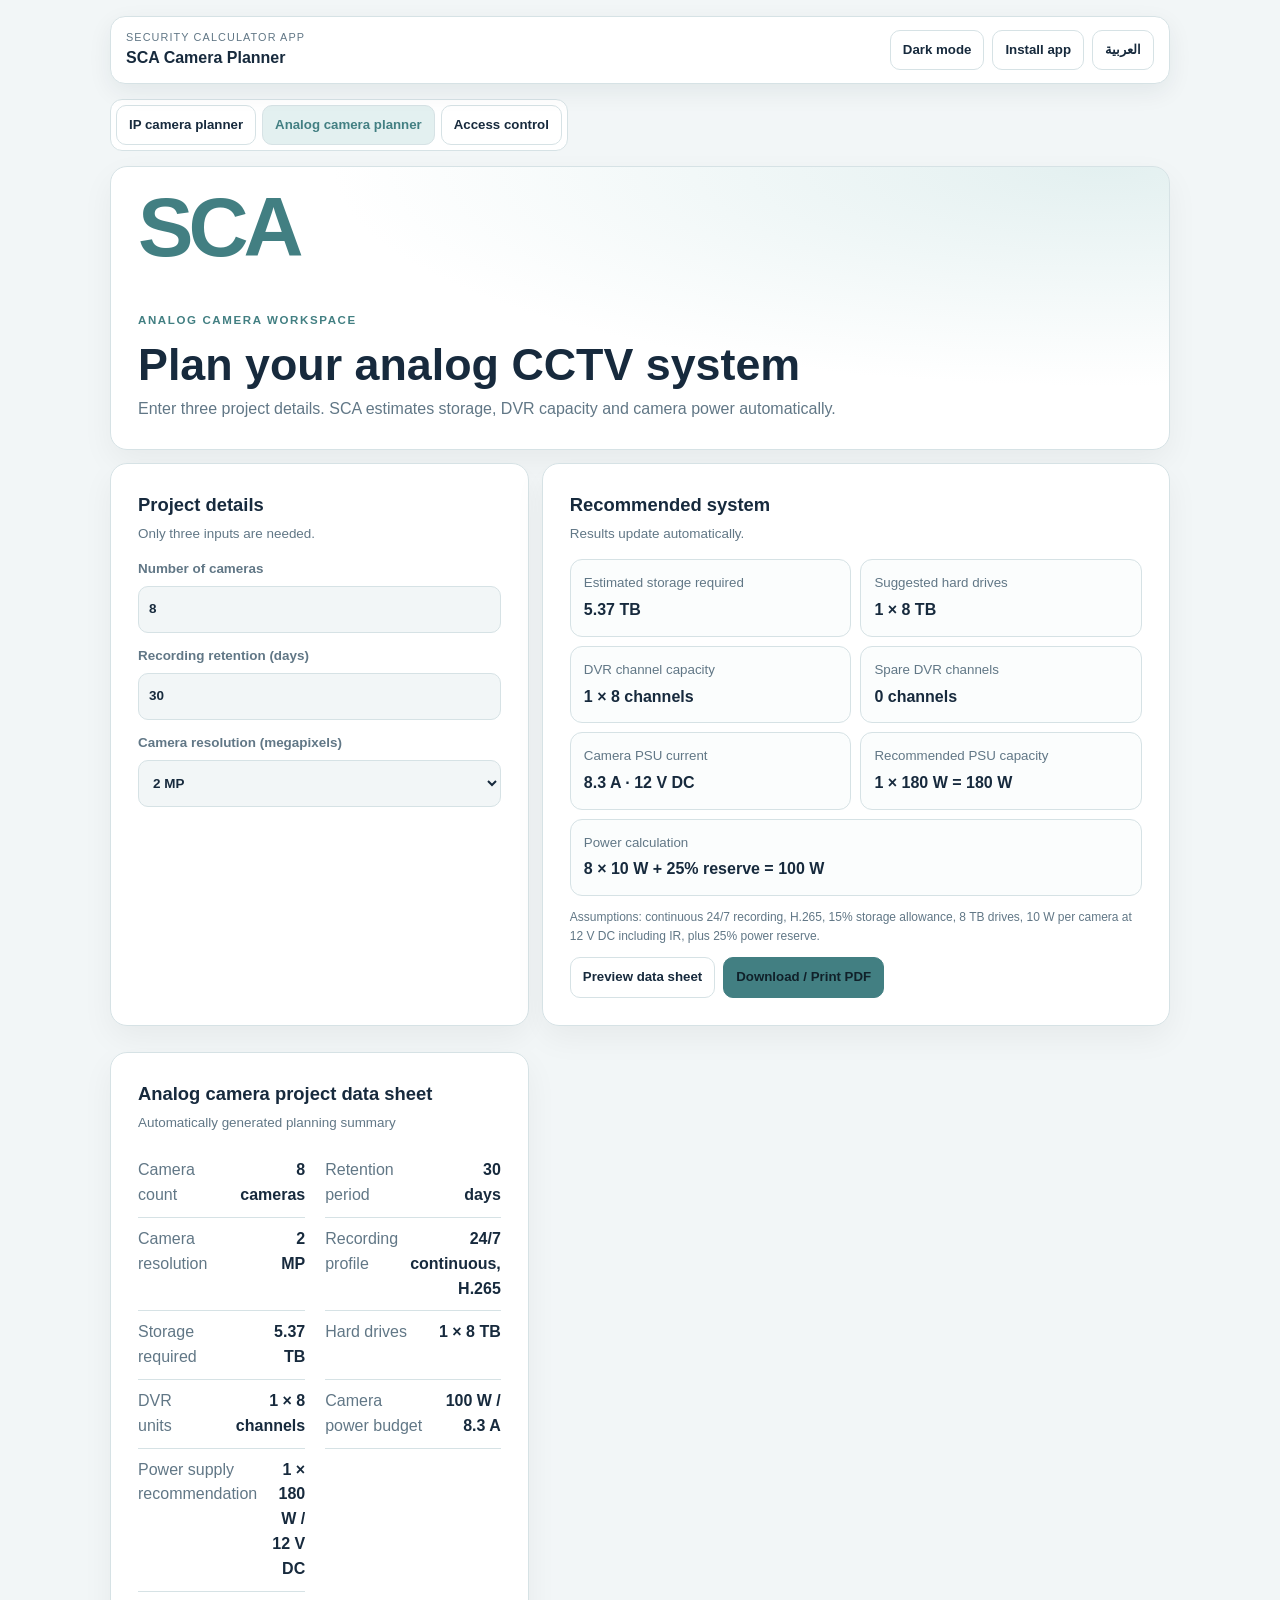
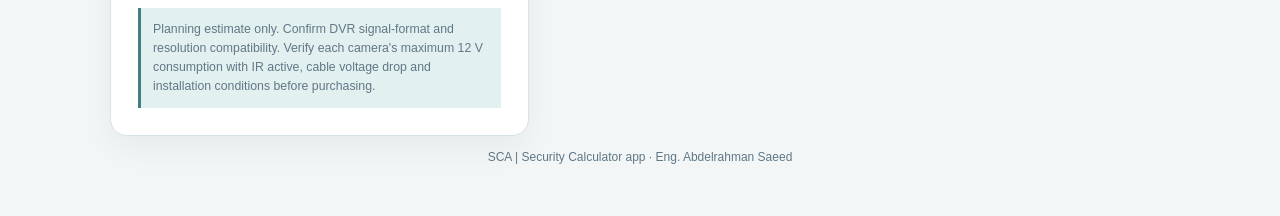
<file: engineering/analog.html>
<!doctype html><html lang="en" dir="ltr"><head><meta charset="utf-8"><meta name="viewport" content="width=device-width,initial-scale=1,viewport-fit=cover"><meta name="theme-color" content="#B0D7D8"><meta name="referrer" content="strict-origin-when-cross-origin"><meta name="mobile-web-app-capable" content="yes"><meta name="apple-mobile-web-app-capable" content="yes"><meta name="apple-mobile-web-app-title" content="SCA"><link rel="manifest" href="./manifest.webmanifest"><link rel="icon" type="image/svg+xml" href="./favicon.svg?v=4"><title>SCA | Analog camera planner</title><style>
:root{--bg:#f2f6f7;--surface:#fff;--ink:#172a3d;--muted:#617786;--line:#d6e2e5;--accent:#427F82;--sca-motion:#427F82;--soft:#e3f0f0}
:root[data-theme=dark]{color-scheme:dark;--bg:#0b1118;--surface:#121d28;--ink:#e6edf3;--muted:#a3b4bf;--line:#314553;--accent:#B0D7D8;--sca-motion:#B0D7D8;--soft:#20383a}*{box-sizing:border-box}body{margin:0;background:var(--bg);color:var(--ink);font:16px/1.55 Inter,Segoe UI,Arial,sans-serif}.shell{width:min(1060px,calc(100% - 28px));margin:auto;padding:16px 0 38px;animation:in .4s both}.top{display:flex;justify-content:space-between;align-items:center;gap:12px;padding:12px 15px;background:var(--surface);border:1px solid var(--line);border-radius:15px}.brand{display:flex;align-items:center;gap:10px;color:var(--ink);text-decoration:none}.mark{padding:10px;border-radius:10px;background:var(--soft);color:var(--accent);font-weight:850}.brand small,.brand b{display:block}.brand small{font-size:.68rem;letter-spacing:.1em;color:var(--muted)}.actions,.row{display:flex;gap:8px;flex-wrap:wrap}.actions button,.switch a,.btn{border:1px solid var(--line);border-radius:10px;background:var(--surface);color:var(--ink);padding:9px 12px;font:inherit;font-size:.83rem;font-weight:650;cursor:pointer;text-decoration:none}.actions .active{background:var(--soft);border-color:var(--accent)}.switch{display:flex;gap:6px;margin:15px 0;padding:5px;width:max-content;max-width:100%;background:var(--surface);border:1px solid var(--line);border-radius:12px}.switch a{display:flex;align-items:center;gap:7px}.switch a.selected{background:var(--soft);color:var(--accent);border-color:var(--line)}.primary{background:var(--accent);color:#10212a;border-color:var(--accent)}.cam{width:19px;height:19px;flex:none}.hero,.panel{padding:clamp(17px,3vw,27px);background:var(--surface);border:1px solid var(--line);border-radius:17px;box-shadow:0 12px 32px #0000000d;animation:up .4s both}.hero{background:radial-gradient(ellipse at 94% 0%,var(--soft),transparent 55%),var(--surface)}.eyebrow{font-size:.72rem;letter-spacing:.14em;font-weight:800;color:var(--accent)}h1{margin:8px 0;font-size:clamp(1.8rem,5vw,2.8rem);line-height:1.1}.hero p,.sub,.note{color:var(--muted)}.hero p{margin:0}.layout{display:grid;grid-template-columns:.8fr 1.2fr;gap:13px;margin-top:13px}.panel h2{margin:0 0 4px;font-size:1.15rem}.sub{font-size:.84rem;margin:0 0 15px}.fields{display:grid;gap:13px}.fields label{display:grid;gap:6px;color:var(--muted);font-size:.84rem;font-weight:650}.fields input,.fields select{width:100%;min-height:47px;padding:10px;border:1px solid var(--line);border-radius:10px;background:var(--bg);color:var(--ink);font:inherit}.metrics{display:grid;grid-template-columns:1fr 1fr;gap:9px}.metric{padding:13px;border:1px solid var(--line);border-radius:12px;background:color-mix(in srgb,var(--surface) 85%,var(--soft));overflow-wrap:anywhere}.metric small{display:block;color:var(--muted)}.metric strong{display:block;margin-top:4px}.wide{grid-column:1/-1}.note{font-size:.75rem}.report{margin-top:13px}.report-list{display:grid;grid-template-columns:1fr 1fr;gap:0 20px}.report-row{display:flex;justify-content:space-between;gap:12px;padding:9px 0;border-bottom:1px solid var(--line)}.report-row dt{color:var(--muted)}.report-row dd{margin:0;text-align:end;font-weight:700}.disclaimer{padding:12px;margin-top:13px;border-inline-start:3px solid var(--accent);background:var(--soft);color:var(--muted);font-size:.77rem}.preview{display:none;position:fixed;inset:0;z-index:50;place-items:center;padding:14px;background:#07111bd9;backdrop-filter:blur(7px)}.preview.open{display:grid}.box{width:min(800px,100%);max-height:92dvh;overflow:auto;padding:20px;background:var(--surface);border:1px solid var(--line);border-radius:16px}.preview-head{display:flex;justify-content:space-between;align-items:center}.mode-transition{position:fixed;inset:0;z-index:100;display:grid;place-items:center;background:var(--bg);color:var(--ink);opacity:0;pointer-events:none;transition:opacity .18s}.mode-transition.show{opacity:1;pointer-events:auto}.transition-card{text-align:center;animation:up .35s both}.transition-card .cam{width:64px;height:64px;color:var(--sca-motion)}.transition-card strong{display:block;color:var(--sca-motion);font-size:clamp(1.4rem,6vw,2rem)}.transition-card p{color:var(--muted)}.line{height:2px;width:150px;margin:20px auto;background:var(--sca-motion);animation:move .6s infinite alternate}
@keyframes up{from{opacity:0;transform:translateY(12px)}to{opacity:1;transform:none}}@keyframes in{from{opacity:0}to{opacity:1}}@keyframes move{to{transform:translateX(25px)}}@media(max-width:680px){.layout{grid-template-columns:1fr}}@media(max-width:520px){.shell{width:calc(100% - 18px);padding-top:9px}.top{align-items:flex-start;flex-wrap:wrap}.brand{flex:1}.actions{width:100%;flex-wrap:wrap}.actions button{padding:7px 8px;font-size:.75rem;min-height:42px}.switch{display:grid;width:100%;grid-template-columns:repeat(3,minmax(0,1fr))}.switch a{justify-content:center;padding:8px 5px;font-size:.75rem}.metrics,.report-list{grid-template-columns:1fr 1fr}.row>*{flex:1 1 45%}}@media print{:root[data-theme=dark]{--ink:#172a3d;--muted:#617786;--surface:#fff;--bg:#fff;--line:#d6e2e5;--soft:#e3f0f0;--accent:#B0D7D8}.top,.switch,.hero,.inputs,.results,.row,.preview{display:none!important}.shell{width:100%;padding:0}.report{display:block!important;border:0;box-shadow:none}.report:before{content:"SCA";display:block;border-bottom:2px solid var(--accent);color:var(--accent);padding-bottom:10px;print-color-adjust:exact}.report-list{grid-template-columns:1fr 1fr}.report-row{break-inside:avoid;color:#111}.disclaimer{color:#222;background:#eef5f6!important;print-color-adjust:exact}@page{size:A4;margin:14mm}}@media(prefers-reduced-motion:reduce){*{animation-duration:.01ms!important;transition-duration:.01ms!important}}
svg{display:none!important}.mark{display:none!important}.switch a{gap:0}
@keyframes sca-arrive{0%{opacity:1;visibility:visible}75%{opacity:1}100%{opacity:0;visibility:hidden}}@keyframes sca-letter{0%{opacity:0;transform:translateY(16px);filter:blur(7px)}100%{opacity:1;transform:none;filter:none}}.access-intro{position:fixed;inset:0;z-index:150;background:var(--bg);color:var(--ink);display:grid;place-items:center;animation:sca-arrive 1.7s ease forwards;pointer-events:none}.access-intro-inner{text-align:center}.access-intro strong{display:block;font-size:clamp(3.4rem,12vw,7rem);letter-spacing:.18em;color:var(--sca-motion)}.access-intro strong span{display:inline-block;animation:sca-letter .38s both}.access-intro strong span:nth-child(2){animation-delay:.18s}.access-intro strong span:nth-child(3){animation-delay:.36s}.access-intro small{display:block;margin-top:4px;font-size:clamp(.9rem,2vw,1.2rem);letter-spacing:.14em;opacity:0;animation:sca-letter .42s .72s both}@media(prefers-reduced-motion:reduce){.access-intro{display:none}}.page-brand-animation{display:flex;flex-direction:column;align-items:flex-start;gap:4px;margin:0 0 16px;color:var(--sca-motion)}.page-brand-letters{display:flex;align-items:center;gap:.03em;font-size:clamp(3rem,8vw,5.2rem);font-weight:850;letter-spacing:-.09em;line-height:.82}.page-brand-letters span{display:inline-block;opacity:.38;animation:pageSCAWave 1.2s ease-in-out infinite;animation-delay:calc(var(--sca-i)*.22s)}.page-brand-subtitle{color:var(--muted);font-weight:700;letter-spacing:.025em;opacity:0;transform:translateY(6px)}html.sca-intro-complete .page-brand-subtitle{animation:pageSCAReveal .5s ease .92s forwards}html.sca-intro-complete .hero .eyebrow{animation:pageSCAReveal .55s ease both}html.sca-intro-complete .hero h1{animation:pageSCAReveal .6s ease .12s both}html.sca-intro-complete .hero>p{animation:pageSCAReveal .6s ease .24s both}html.sca-intro-complete .hero-tags{animation:pageSCAReveal .6s ease .34s both}@keyframes pageSCAWave{0%,100%{opacity:.38;transform:translateY(3px)}38%,62%{opacity:1;transform:translateY(-2px)}}@keyframes pageSCAReveal{from{opacity:0;transform:translateY(9px);filter:blur(4px)}to{opacity:1;transform:none;filter:none}}@media(max-width:540px){.page-brand-animation{margin-bottom:12px}.page-brand-letters{font-size:clamp(2.7rem,15vw,4rem)}.page-brand-subtitle{font-size:.87rem}}@media(prefers-reduced-motion:reduce){.page-brand-letters span{animation:none;opacity:.82;transform:none}.page-brand-subtitle{opacity:1;transform:none}html.sca-intro-complete .hero .eyebrow,html.sca-intro-complete .hero h1,html.sca-intro-complete .hero>p,html.sca-intro-complete .hero-tags{animation:none;opacity:1;filter:none;transform:none}html.sca-intro-complete .page-brand-subtitle{animation:none;opacity:1;transform:none}}.top{position:sticky;top:0;z-index:50;backdrop-filter:blur(16px) saturate(150%);-webkit-backdrop-filter:blur(16px) saturate(150%);box-shadow:0 8px 24px #142f3d12}.header-tools{display:flex;align-items:center;justify-content:flex-end;gap:8px}.header-tools button{min-height:40px}.header-tools #langToggle{border:1px solid var(--line);border-radius:10px;background:var(--surface);color:var(--ink);padding:7px 12px;font:inherit;font-size:.83rem;font-weight:650}.language-source[hidden]{display:none!important}
@media(max-width:520px){.top{position:sticky;top:0;align-items:flex-start;flex-wrap:wrap;gap:9px;padding:10px}.brand{flex:1;min-width:0}.brand small{font-size:.62rem}.brand b{font-size:.86rem}.header-tools{width:100%;display:grid;grid-template-columns:repeat(3,minmax(0,1fr));gap:6px}.header-tools button{min-width:0;min-height:42px;padding:7px 5px;text-align:center;white-space:normal;line-height:1.15;font-size:.75rem}.switch{display:grid;width:100%;grid-template-columns:repeat(2,minmax(0,1fr));gap:6px}.switch a{min-width:0;min-height:48px;white-space:normal;text-align:center;line-height:1.15;overflow-wrap:anywhere;padding:8px 5px;font-size:.74rem}.switch a:last-child{grid-column:1/-1;justify-self:center;width:calc(50% - 3px)}}

/* Keep SCA in English reading order and stop the monogram after its entrance. */
.page-brand-letters,.access-intro strong,.page-transition strong,.brand-mark,.mark{direction:ltr!important;unicode-bidi:isolate!important}
.page-brand-letters span{animation:scaBrandLetterReveal .52s cubic-bezier(.2,.7,.2,1) both!important;will-change:auto!important;text-shadow:none!important}
@keyframes scaBrandLetterReveal{from{opacity:0;transform:translate3d(0,8px,0)}to{opacity:1;transform:translate3d(0,0,0)}}
.page-brand-letters span:nth-child(1){animation-delay:0s!important}.page-brand-letters span:nth-child(2){animation-delay:.16s!important}.page-brand-letters span:nth-child(3){animation-delay:.32s!important}
@media(prefers-reduced-motion:reduce){.page-brand-letters span{animation:none!important;opacity:.85!important;transform:none!important}}
</style></head><body><div class="access-intro" id="analogIntro" aria-hidden="true"><div class="access-intro-inner"><strong><span>S</span><span>C</span><span>A</span></strong><small id="introLabel">ANALOG CAMERA PLANNER</small></div></div><div class="shell"><header class="top"><a class="brand" href="./index.html#ipCameraPlanner"><span class="mark">SCA</span><span><small>SECURITY CALCULATOR APP</small><b>SCA Camera Planner</b></span></a><div class="actions header-tools"><button id="themeBtn" type="button"></button><button id="installApp" type="button">Install app</button><button id="langToggle" type="button" aria-label="Switch language">العربية</button><span class="language-source" hidden><button id="enBtn" type="button" class="active">English</button><button id="arBtn" type="button">العربية</button></span></div></header>
<nav class="switch"><a href="./index.html#ipCameraPlanner" data-mode="ip"><svg class="cam" viewBox="0 0 24 24" fill="none" stroke="currentColor" stroke-width="1.8"><rect x="3" y="7" width="18" height="12" rx="2"/><circle cx="12" cy="13" r="3"/><path d="M7 7l1.5-3h7L17 7M7 21h10"/></svg><span id="ip"></span></a><a href="./analog.html" class="selected" data-mode="analog"><svg class="cam" viewBox="0 0 24 24" fill="none" stroke="currentColor" stroke-width="1.8"><rect x="3" y="7" width="18" height="12" rx="2"/><circle cx="12" cy="13" r="3"/><path d="M7 7l1.5-3h7L17 7M7 21h10"/></svg><span id="analog"></span></a><a href="./access-control.html" data-mode="access"><span id="accessControlLink"></span></a></nav>
<section class="hero"><div class="page-brand-animation" aria-label="SCA — Security Calculator app"><div class="page-brand-letters" aria-hidden="true"><span style="--sca-i:0">S</span><span style="--sca-i:1">C</span><span style="--sca-i:2">A</span></div><div class="page-brand-subtitle" data-en="Security Calculator app" data-ar="تطبيق حاسبة الأنظمة الأمنية">Security Calculator app</div></div><span class="eyebrow" id="eyebrow"></span><h1 id="title"></h1><p id="body"></p></section>
<main class="layout"><section class="panel inputs"><h2 id="inputTitle"></h2><p class="sub" id="inputSub"></p><div class="fields"><label><span id="countLabel"></span><input id="count" type="number" min="1" max="4096" value="8" inputmode="numeric"></label><label><span id="daysLabel"></span><input id="days" type="number" min="1" max="730" value="30" inputmode="numeric"></label><label><span id="mpLabel"></span><select id="mp"><option value="1">1 MP</option><option value="2" selected>2 MP</option><option value="3">3 MP</option><option value="4">4 MP</option><option value="5">5 MP</option><option value="8">8 MP</option></select></label></div></section>
<section class="panel results"><h2 id="resultTitle"></h2><p class="sub" id="resultSub"></p><div class="metrics"><div class="metric"><small id="storageLabel"></small><strong id="storage"></strong></div><div class="metric"><small id="hddLabel"></small><strong id="hdd"></strong></div><div class="metric"><small id="dvrLabel"></small><strong id="dvr"></strong></div><div class="metric"><small id="spareLabel"></small><strong id="spare"></strong></div><div class="metric"><small id="ampsLabel"></small><strong id="amps"></strong></div><div class="metric"><small id="wattsLabel"></small><strong id="watts"></strong></div><div class="metric wide"><small id="assumeLabel"></small><strong id="assume"></strong></div></div><p class="note" id="formula"></p><div class="row"><button class="btn" id="previewBtn"></button><button class="btn primary" id="downloadBtn"></button></div></section>
<section class="panel report"><h2 id="reportTitle"></h2><p class="sub" id="reportSub"></p><dl class="report-list" id="reportList"></dl><div class="disclaimer" id="disclaimer"></div></section></main><p class="note" style="text-align:center">SCA | Security Calculator app · Eng. Abdelrahman Saeed</p></div>
<div class="preview" id="preview" role="dialog" aria-modal="true"><div class="box"><div class="preview-head"><h2 id="previewHeading"></h2><button class="btn" id="close">×</button></div><div id="previewContent"></div><div class="row"><button class="btn primary" id="previewPrint"></button></div></div></div>
<div class="mode-transition" id="transition"><div class="transition-card"><svg class="cam" viewBox="0 0 24 24" fill="none" stroke="currentColor" stroke-width="1.6"><rect x="3" y="7" width="18" height="12" rx="2"/><circle cx="12" cy="13" r="3"/><path d="M7 7l1.5-3h7L17 7M7 21h10"/></svg><p id="transCaption"></p><strong id="transTarget"></strong><div class="line"></div></div></div>
<script>
(()=>{const $=id=>document.getElementById(id),rate={1:1.1,2:1.8,3:2.5,4:3.2,5:4,8:6};let lang="en";const D={
en:{start:"ANALOG CAMERA PLANNER",dark:"Dark mode",light:"Light mode",ip:"IP camera planner",analog:"Analog camera planner",access:"Access control",eyebrow:"ANALOG CAMERA WORKSPACE",title:"Plan your analog CCTV system",body:"Enter three project details. SCA estimates storage, DVR capacity and camera power automatically.",inputTitle:"Project details",inputSub:"Only three inputs are needed.",count:"Number of cameras",days:"Recording retention (days)",mp:"Camera resolution (megapixels)",resultTitle:"Recommended system",resultSub:"Results update automatically.",storage:"Estimated storage required",hdd:"Suggested hard drives",dvr:"DVR channel capacity",spare:"Spare DVR channels",amps:"Camera PSU current",watts:"Recommended PSU capacity",assume:"Power calculation",formula:"Assumptions: continuous 24/7 recording, H.265, 15% storage allowance, 8 TB drives, 10 W per camera at 12 V DC including IR, plus 25% power reserve.",preview:"Preview data sheet",download:"Download / Print PDF",report:"Analog camera project data sheet",reportSub:"Automatically generated planning summary",previewHeading:"Data sheet preview",trans:"Opening camera workspace",rows:["Camera count","Retention period","Camera resolution","Recording profile","Storage required","Hard drives","DVR units","Camera power budget","Power supply recommendation"],profile:"24/7 continuous, H.265",disclaimer:"Planning estimate only. Confirm DVR signal-format and resolution compatibility. Verify each camera's maximum 12 V consumption with IR active, cable voltage drop and installation conditions before purchasing.",daysUnit:"days",chan:"channels",project:"Analog camera project",camera:"cameras",close:"Close"},
ar:{start:"مخطط كاميرات Analog",dark:"الوضع الداكن",light:"الوضع الفاتح",ip:"كاميرات IP",analog:"كاميرات Analog",access:"التحكم في الدخول",eyebrow:"مساحة تخطيط الكاميرات الأنالوج",title:"خطط نظام كاميرات Analog",body:"أدخل 3 بيانات فقط وسيحسب SCA التخزين وسعة DVR ومصدر الطاقة تلقائيًا.",inputTitle:"بيانات المشروع",inputSub:"ثلاثة مدخلات فقط مطلوبة.",count:"عدد الكاميرات",days:"مدة الاحتفاظ بالتسجيل (يوم)",mp:"دقة الكاميرا (ميجابكسل)",resultTitle:"النظام المقترح",resultSub:"النتائج تتحدث تلقائيًا.",storage:"مساحة التخزين التقديرية",hdd:"الأقراص الصلبة المقترحة",dvr:"سعة قنوات DVR",spare:"قنوات DVR احتياطية",amps:"تيار مزود طاقة الكاميرات",watts:"قدرة مزود الطاقة المقترحة",assume:"حساب الطاقة",formula:"الافتراضات: تسجيل مستمر 24/7، ضغط H.265، احتياطي تخزين 15%، أقراص 8 تيرابايت، 10 وات لكل كاميرا على 12 فولت شامل IR، واحتياطي طاقة 25%.",preview:"معاينة ورقة البيانات",download:"تنزيل / طباعة PDF",report:"ورقة بيانات مشروع كاميرات Analog",reportSub:"ملخص تلقائي لتخطيط المشروع",previewHeading:"معاينة ورقة البيانات",trans:"جارٍ فتح مساحة الكاميرات",rows:["عدد الكاميرات","مدة الاحتفاظ","دقة الكاميرا","نمط التسجيل","مساحة التخزين","الأقراص الصلبة","أجهزة DVR","ميزانية طاقة الكاميرات","مزود الطاقة المقترح"],profile:"تسجيل متواصل 24/7، H.265",disclaimer:"تقدير مبدئي للتخطيط. تأكد من توافق DVR مع نوع إشارة الكاميرات ودقتها. تحقق من أقصى استهلاك عند تشغيل IR وهبوط الجهد وظروف التركيب قبل الشراء.",daysUnit:"يوم",chan:"قناة",project:"مشروع كاميرات Analog",camera:"كاميرا",close:"إغلاق"}};
function fmt(n,d=1){return new Intl.NumberFormat(lang==="ar"?"ar-EG":"en-US",{minimumFractionDigits:d,maximumFractionDigits:d}).format(n)}function words(k){return D[lang][k]}function render(){const n=+$("count").value,days=+$("days").value,mp=+$("mp").value;if(!Number.isInteger(n)||n<1||n>4096||!Number.isInteger(days)||days<1||days>730)return;const storage=(rate[mp]||1.8)*n*.0108*days*1.15,drives=Math.max(1,Math.ceil(storage/8)),dvrSizes=[4,8,16,32,64],per=dvrSizes.find(x=>x>=n)||64,units=Math.ceil(n/per),capacity=units*per,amps=n*10*1.25/12,psus=Math.max(1,Math.ceil(amps/15)),watts=psus*180;
$("storage").textContent=fmt(storage,2)+" TB";$("hdd").textContent=fmt(drives,0)+" × 8 TB";$("dvr").textContent=units+" × "+per+" "+words("chan");$("spare").textContent=capacity-n+" "+words("chan");$("amps").textContent=fmt(amps,1)+" A · 12 V DC";$("watts").textContent=psus+" × 180 W = "+fmt(watts,0)+" W";$("assume").textContent=n+" × 10 W + 25% reserve = "+fmt(n*12.5,0)+" W";
const vals=[fmt(n,0)+" "+words("camera"),fmt(days,0)+" "+words("daysUnit"),mp+" MP",words("profile"),fmt(storage,2)+" TB",drives+" × 8 TB",units+" × "+per+" "+words("chan"),fmt(n*12.5,0)+" W / "+fmt(amps,1)+" A",psus+" × 180 W / 12 V DC"],dl=$("reportList");dl.replaceChildren();vals.forEach((v,i)=>{const row=document.createElement("div");row.className="report-row";row.innerHTML="<dt></dt><dd></dd>";row.children[0].textContent=words("rows")[i];row.children[1].textContent=v;dl.append(row)});$("formula").textContent=words("formula");$("disclaimer").textContent=words("disclaimer");$("previewContent").replaceChildren(document.querySelector(".report").cloneNode(true))}
function langSet(next){lang=next;const t=D[lang];document.documentElement.lang=lang;document.documentElement.dir=lang==="ar"?"rtl":"ltr";$("enBtn").classList.toggle("active",lang==="en");$("arBtn").classList.toggle("active",lang==="ar");$("themeBtn").textContent=document.documentElement.dataset.theme==="dark"?t.light:t.dark;$("langToggle").textContent=lang==="ar"?"English":"العربية";$("langToggle").setAttribute("aria-label",lang==="ar"?"Switch language to English":"تغيير اللغة إلى العربية");if($("installApp"))$("installApp").textContent=lang==="ar"?"تثبيت التطبيق":"Install app";for(const [id,key] of Object.entries({ip:"ip",analog:"analog",accessControlLink:"access",eyebrow:"eyebrow",title:"title",body:"body",inputTitle:"inputTitle",inputSub:"inputSub",countLabel:"count",daysLabel:"days",mpLabel:"mp",resultTitle:"resultTitle",resultSub:"resultSub",storageLabel:"storage",hddLabel:"hdd",dvrLabel:"dvr",spareLabel:"spare",ampsLabel:"amps",wattsLabel:"watts",assumeLabel:"assume",previewBtn:"preview",downloadBtn:"download",reportTitle:"report",reportSub:"reportSub",previewHeading:"previewHeading",previewPrint:"download",transCaption:"trans",introLabel:"start"}))$(id).textContent=t[key];$("close").setAttribute("aria-label",t.close);$("previewContent").replaceChildren(document.querySelector(".report").cloneNode(true));render()}
try{document.documentElement.dataset.theme=localStorage.getItem("secure-axis-theme")||"light"}catch(_){document.documentElement.dataset.theme="light"}$("themeBtn").onclick=()=>{const dark=document.documentElement.dataset.theme==="dark";document.documentElement.dataset.theme=dark?"light":"dark";try{localStorage.setItem("secure-axis-theme",document.documentElement.dataset.theme)}catch(_){}langSet(lang)};$("enBtn").onclick=()=>langSet("en");$("arBtn").onclick=()=>langSet("ar");$("langToggle").onclick=()=>langSet(lang==="en"?"ar":"en");["count","days","mp"].forEach(id=>$(id).addEventListener("input",render));$("previewBtn").onclick=()=>{$("preview").classList.add("open");langSet(lang)};$("close").onclick=()=>$("preview").classList.remove("open");$("preview").onclick=e=>{if(e.target===$("preview"))$("close").click()};$("downloadBtn").onclick=$("previewPrint").onclick=()=>window.print();
document.querySelectorAll(".switch a").forEach(a=>a.onclick=e=>{if(e.ctrlKey||e.metaKey||e.shiftKey||e.altKey)return;e.preventDefault();$("transTarget").textContent=a.dataset.mode==="ip"?words("ip"):(a.dataset.mode==="access"?words("access"):words("analog"));$("transition").classList.add("show");if(a.dataset.mode==="ip"){try{sessionStorage.setItem("scaSkipIpIntro","1")}catch(_){}}setTimeout(()=>location.href=a.href,520)});
const installBtn=$("installApp");let deferredInstall=null;window.addEventListener("beforeinstallprompt",e=>{e.preventDefault();deferredInstall=e});window.addEventListener("appinstalled",()=>installBtn?.remove());if(installBtn)installBtn.onclick=async()=>{if(deferredInstall){const prompt=deferredInstall;deferredInstall=null;await prompt.prompt();const result=await prompt.userChoice;if(result?.outcome==="accepted")installBtn.remove();return}const ua=navigator.userAgent||"",ios=/iPhone|iPad|iPod/i.test(ua)||(navigator.platform==="MacIntel"&&navigator.maxTouchPoints>1),android=/Android/i.test(ua);const msg=ios?(lang==="ar"?"لتثبيت التطبيق: افتح الرابط في Safari ثم اضغط مشاركة واختر إضافة إلى الشاشة الرئيسية.":"To install: open this page in Safari, tap Share, then Add to Home Screen."):android?(lang==="ar"?"لتثبيت التطبيق: افتح الرابط في Chrome ثم القائمة ⋮ واختر تثبيت التطبيق أو إضافة إلى الشاشة الرئيسية.":"To install: open this page in Chrome, tap ⋮, then Install app or Add to Home screen."):(lang==="ar"?"افتح قائمة المتصفح واختر تثبيت التطبيق.":"Open the browser menu and choose Install app.");alert(msg)};if("serviceWorker"in navigator)window.addEventListener("load",()=>navigator.serviceWorker.register("./sw.js",{scope:"./"}).catch(()=>{}),{once:true});langSet(new URLSearchParams(location.search).get("lang")==="ar"?"ar":"en");const revealAnalog=()=>{document.documentElement.classList.add("sca-intro-complete");$("analogIntro")?.remove()};if(!window.matchMedia("(prefers-reduced-motion: reduce)").matches){setTimeout(revealAnalog,1750)}else revealAnalog()})();
</script><script>
(()=>{const key="sca-form-draft-v1:"+location.pathname;let restoring=true;const controls=()=>[...document.querySelectorAll("input,select,textarea")].filter(el=>el.type!=="file"&&el.type!=="password"&&el.type!=="hidden");function save(){if(restoring)return;try{const state=controls().map((el,index)=>({id:el.id||"",name:el.name||"",index,type:el.type||el.tagName,value:el.type==="checkbox"||el.type==="radio"?undefined:el.value,checked:el.type==="checkbox"||el.type==="radio"?el.checked:undefined}));sessionStorage.setItem(key,JSON.stringify(state))}catch(_){}}function restore(){try{const state=JSON.parse(sessionStorage.getItem(key)||"null");if(Array.isArray(state)){const list=controls();for(const item of state){let el=item.id?document.getElementById(item.id):null;if(!el&&item.name){const matches=list.filter(node=>node.name===item.name);if(matches.length===1)el=matches[0]}if(!el)el=list[item.index];if(!el)continue;if(el.type==="checkbox"||el.type==="radio")el.checked=!!item.checked;else{const setter=Object.getOwnPropertyDescriptor(el.constructor.prototype,"value")?.set;if(setter)setter.call(el,item.value??"");else el.value=item.value??""}el.dispatchEvent(new Event("input",{bubbles:true}));el.dispatchEvent(new Event("change",{bubbles:true}))}}}catch(_){}restoring=false;save()}document.addEventListener("input",save,true);document.addEventListener("change",save,true);window.addEventListener("pagehide",save);if(document.readyState==="loading")document.addEventListener("DOMContentLoaded",restore,{once:true});else restore()})();
</script></body></html>
</file>
<file: engineering/assets/index-sca-pdf-preview-mobile.css>
:root{--lightningcss-light:initial;--lightningcss-dark: ;color-scheme:light;--page:#fff;--page-soft:#f7f9fb;--surface:#fff;--surface-muted:#f6f8fa;--surface-blue:#f0f6fc;--ink:#172a3d;--ink-soft:#34495e;--muted:#64748b;--muted-light:#8290a0;--line:#dce3e9;--line-soft:#e9eef2;--blue:#427F82;--blue-dark:#356B6E;--blue-soft:#e9f3fb;--danger:#b42318;--danger-soft:#fff1f0;--shadow-card:0 8px 26px #162a3d0e;--shadow-header:0 4px 18px #162a3d14;font-synthesis:none;text-rendering:optimizelegibility;-webkit-font-smoothing:antialiased;-moz-osx-font-smoothing:grayscale;color:var(--ink);background:var(--page);font-family:Inter,Segoe UI,Arial,sans-serif}*{box-sizing:border-box}html{scroll-behavior:smooth;scroll-padding-top:120px}body{min-width:320px;min-height:100vh;color:var(--ink);background:var(--page);margin:0;line-height:1.6}button,a,input,select,textarea{font:inherit}button{cursor:pointer}a{color:inherit;text-decoration:none}input,select,textarea{border:1px solid var(--line);width:100%;min-height:44px;color:var(--ink);background:#fff;border-radius:9px;padding:.68rem .78rem;transition:border-color .16s,box-shadow .16s;box-shadow:inset 0 1px 2px #172a3d06}input::placeholder,textarea::placeholder{color:#8a97a4}input:hover,select:hover,textarea:hover{border-color:#b7c5d1}input:focus,select:focus,textarea:focus{border-color:var(--blue);outline:0;box-shadow:0 0 0 3px #427F821f}textarea{resize:vertical;min-height:96px}button:focus-visible,a:focus-visible{outline-offset:3px;outline:3px solid #427F8273}img{max-width:100%;display:block}#root{min-height:100vh}.app-shell{max-width:1440px;min-height:100vh;margin:0 auto;padding:86px 34px 32px}.topbar{z-index:20;-webkit-backdrop-filter:blur(18px)saturate(155%);backdrop-filter:blur(18px)saturate(155%);background:#f9fcffc7;border:1px solid #cbdbe7b8;border-top:0 #cbdbe7b8;border-radius:0 0 15px 15px;justify-content:space-between;align-items:center;gap:20px;width:min(100% - 24px,1416px);margin:0;padding:14px 18px;display:flex;position:fixed;top:0;left:50%;transform:translate(-50%);box-shadow:0 10px 34px #11273a1f,inset 0 1px #ffffffe0}.brand-wrap{align-items:center;gap:12px;min-width:max-content;display:flex}.brand-mark{width:40px;height:40px;color:var(--blue-dark);letter-spacing:.04em;background:linear-gradient(145deg,#f8fbfd,#e6f1f8);border:1px solid #c8dff0;border-radius:10px;place-items:center;font-size:.77rem;font-weight:800;display:grid}.brand-mark img{width:32px;height:32px;display:block}.eyebrow{color:var(--blue);letter-spacing:.13em;text-transform:uppercase;margin:0;font-size:.7rem;font-weight:700}.brand-name{color:var(--ink);letter-spacing:-.015em;margin:0;font-size:.95rem;font-weight:650}.main-nav{flex-wrap:wrap;justify-content:center;align-items:center;gap:5px;padding:0 4px;display:flex}.nav-link{color:var(--ink-soft);border-radius:7px;padding:7px 9px;font-size:.76rem;font-weight:550;transition:background .16s,color .16s}.nav-link:hover,.nav-link:focus-visible{background:var(--surface-blue);color:var(--blue-dark)}.header-actions{flex:none;align-items:center;display:flex}.lang-switch{border:1px solid var(--line);color:var(--muted);background:#fff;border-radius:9px;align-items:center;gap:3px;padding:4px;display:inline-flex}.lang-switch button{min-height:32px;color:var(--muted);background:0 0;border:0;border-radius:6px;padding:5px 8px;font-size:.71rem}.lang-switch button.active{background:var(--blue-soft);color:var(--blue-dark);font-weight:650}.page-content{gap:28px;padding-top:30px;display:grid}.page-content>*{min-width:0}section[id]{scroll-margin-top:130px}.card-panel,.tool-panel{border:1px solid var(--line-soft);background:var(--surface);box-shadow:var(--shadow-card);border-radius:16px}.hero-panel{background:radial-gradient(at 68% 47%,#e9f3fab3,#0000 49%),linear-gradient(115deg,#fff 0% 45%,#fafcfd 100%);border-color:#e7edf1;border-radius:20px;grid-template-columns:minmax(0,1fr);align-items:center;gap:clamp(24px,4vw,58px);min-height:0;padding:clamp(26px,4vw,52px);display:grid;overflow:hidden}.hero-copy{flex-direction:column;justify-content:center;align-items:flex-start;min-width:0;max-width:920px;animation:.7s cubic-bezier(.2,.8,.2,1) both hero-copy-enter;display:flex}.status-pill{color:var(--blue-dark);letter-spacing:.04em;background:#f6fafc;border:1px solid #d5e5f1;border-radius:999px;align-items:center;gap:8px;padding:6px 11px;font-size:.68rem;font-weight:650;display:inline-flex}.hero-copy h2{color:#13293e;letter-spacing:-.062em;max-width:650px;margin:21px 0 15px;font-size:clamp(2.35rem,4.5vw,4.4rem);font-weight:650;line-height:1.06}.hero-copy p{max-width:540px;color:var(--muted);margin:0;font-size:clamp(.98rem,1.3vw,1.08rem);line-height:1.75}.cta-row{flex-wrap:wrap;align-items:center;gap:12px;margin-top:26px;display:flex}.primary-action,.secondary-action,.danger-button{border:1px solid #0000;border-radius:9px;justify-content:center;align-items:center;gap:8px;min-height:42px;padding:.62rem .95rem;font-size:.86rem;font-weight:650;transition:border-color .16s,background .16s,color .16s,transform .16s;display:inline-flex}.primary-action{background:var(--blue);color:#fff;box-shadow:0 4px 10px #427F822b}.primary-action:hover{background:var(--blue-dark);transform:translateY(-1px)}.secondary-action{border-color:var(--line);color:var(--ink-soft);background:#fff}.secondary-action:hover{background:var(--surface-blue);color:var(--blue-dark);border-color:#afc8dc}.danger-button{background:var(--danger-soft);color:var(--danger);border-color:#f1cecb}.danger-button:hover{background:#ffe8e6;border-color:#d9a39f}.primary-action:active,.secondary-action:active,.danger-button:active{transform:translateY(0)}.report-actions{margin:0 0 14px}.overview-grid{padding:6px 0 0}.section-heading{justify-content:space-between;align-items:end;gap:20px;margin-bottom:16px;display:flex}.section-heading h3{max-width:700px;color:var(--ink);letter-spacing:-.035em;margin:7px 0 0;font-size:clamp(1.35rem,2.2vw,1.9rem);font-weight:620;line-height:1.3}.feature-grid{grid-template-columns:repeat(3,minmax(0,1fr));gap:14px;display:grid}.feature-card{min-height:155px;box-shadow:none;border-radius:12px;grid-template-columns:44px 1fr;align-content:start;align-items:center;gap:5px 14px;padding:19px;transition:border-color .16s,box-shadow .16s,transform .16s;display:grid}.feature-card:hover{box-shadow:var(--shadow-card);border-color:#cad9e4;transform:translateY(-2px)}.feature-icon{width:42px;height:42px;color:var(--blue);background:#f4f8fb;border:1px solid #dbe7ef;border-radius:11px;grid-row:span 2;place-items:center;display:grid}.feature-card h4{color:var(--ink);margin:0;font-size:.9rem;font-weight:650}.mini-tag{width:fit-content;color:var(--muted);background:0 0;border:0;padding:0;font-size:.68rem}.tool-panel{box-shadow:var(--shadow-card);border-radius:14px;padding:clamp(18px,2.4vw,30px)}.panel-header{color:var(--blue);align-items:flex-start;gap:13px;margin-bottom:20px;display:flex}.panel-header>svg{flex:none;margin-top:5px}.panel-header h3{color:var(--ink);letter-spacing:-.035em;margin:0;font-size:clamp(1.35rem,2vw,1.8rem);font-weight:630;line-height:1.25}.panel-header p{max-width:900px;color:var(--muted);margin:6px 0 0;font-size:.9rem}.tool-grid{grid-template-columns:minmax(240px,1fr) minmax(240px,.82fr);gap:20px;display:grid}.network-grid{grid-template-columns:minmax(180px,1fr) minmax(180px,1fr) minmax(240px,1.2fr)}.input-column,.result-column{align-content:start;gap:14px;display:grid}.input-column label,.site-summary-grid label{color:var(--ink-soft);gap:6px;font-size:.83rem;font-weight:570;display:grid}.result-column{background:#f8fafc;border:1px solid #e0e8ee;border-radius:12px;padding:17px}.result-column h4{color:var(--ink);margin:0;font-size:.99rem;font-weight:650}.result-list{gap:0;margin:0;display:grid}.result-list div{border-bottom:1px solid #e6ebef;justify-content:space-between;gap:10px;padding:10px 0;display:flex}.result-list div:last-child{border-bottom:0}.result-list dt{color:var(--muted);font-size:.83rem;font-weight:550}.result-list dd{color:var(--ink);text-align:end;margin:0;font-size:.88rem;font-weight:700}.info-note,.small-note,.error-text{color:var(--muted);margin:0;font-size:.8rem}.error-text{background:var(--danger-soft);color:var(--danger);border-radius:8px;padding:10px 12px}.stacked-list{color:var(--muted);gap:7px;margin:4px 0 0;padding-inline-start:18px;font-size:.78rem;display:grid}.catalog-toolbar{grid-template-columns:minmax(220px,1.5fr) minmax(160px,.5fr);gap:10px;margin-bottom:15px;display:grid}.catalog-layout{grid-template-columns:minmax(0,1.1fr) minmax(260px,.9fr);gap:16px;display:grid}.catalog-list,.compare-list{align-content:start;gap:10px;display:grid}.catalog-item{border:1px solid var(--line);color:var(--ink);text-align:start;background:#fff;border-radius:10px;padding:13px 15px;transition:border-color .16s,background .16s}.catalog-item:hover,.catalog-item.selected{background:#f7fafc;border-color:#a9c5d9}.catalog-topline,.catalog-meta{flex-wrap:wrap;justify-content:space-between;gap:12px;display:flex}.catalog-topline strong{color:var(--ink)}.catalog-topline span,.catalog-meta{color:var(--muted);font-size:.78rem}.catalog-model{color:var(--ink-soft);margin:5px 0;font-size:.86rem;font-weight:650}.catalog-item small{color:#7b6540;margin-top:7px;font-size:.69rem;display:block}.comparison-panel{border:1px solid var(--line);background:#f8fafb;border-radius:11px;padding:16px}.comparison-panel h4{color:var(--ink);margin:0 0 12px;font-size:.97rem}.compare-card{background:#fff;border:1px solid #e2e8ed;border-radius:9px;padding:12px}.compare-card strong,.compare-card span{display:block}.compare-card span{color:var(--muted);font-size:.8rem}.compare-card ul{color:var(--ink-soft);gap:4px;margin:9px 0 0;padding-inline-start:17px;font-size:.77rem;display:grid}.action-bar{flex-wrap:wrap;gap:9px;margin:16px 0;display:flex}.site-summary-grid{grid-template-columns:repeat(3,minmax(0,1fr));gap:12px;margin-top:10px;display:grid}.checklist-table-wrap{border:1px solid var(--line);border-radius:10px;overflow-x:auto}.checklist-table{border-collapse:collapse;width:100%;min-width:860px}.checklist-table th,.checklist-table td{text-align:start;vertical-align:top;background:#fff;border-bottom:1px solid #e6ebef;padding:10px}.checklist-table th{color:var(--ink-soft);background:#f6f8fa;font-size:.76rem;font-weight:650}.checklist-table tr:last-child td{border-bottom:0}.checklist-table input,.checklist-table select,.checklist-table textarea{border-radius:7px;min-width:110px;font-size:.78rem}.checklist-table textarea{min-height:64px}.summary-panel{border:1px solid var(--line);background:#f8fafb;border-radius:10px;margin-top:15px;padding:14px 16px}.summary-panel h4{color:var(--ink);margin:0 0 8px;font-size:.92rem}.summary-grid{color:var(--ink-soft);flex-wrap:wrap;gap:10px 20px;font-size:.82rem;display:flex}.report-grid{grid-template-columns:repeat(2,minmax(0,1fr));gap:14px;display:grid}.report-block{border:1px solid var(--line);background:#fafbfc;border-radius:11px;padding:16px}.report-block h4{color:var(--ink);margin:0 0 8px;font-size:.94rem}.report-block ul{color:var(--ink-soft);gap:6px;margin:0;padding-inline-start:18px;font-size:.81rem;display:grid}.about-panel{margin-bottom:18px}.info-grid{grid-template-columns:minmax(0,1.2fr) minmax(0,.8fr);gap:14px;padding-top:4px;display:grid}.about-card,.contact-card{border:1px solid var(--line);background:#fff;border-radius:11px;padding:21px}.about-card h3{color:var(--ink);letter-spacing:-.03em;margin:8px 0 9px;font-size:clamp(1.25rem,2vw,1.65rem);font-weight:630}.about-card p:not(.eyebrow),.contact-card p:not(.eyebrow){color:var(--muted);margin:0;font-size:.87rem}.contact-list{gap:13px;margin:12px 0 0;padding:0;list-style:none;display:grid}.contact-list li{flex-direction:column;gap:3px;display:flex}.label{color:var(--muted);letter-spacing:.08em;text-transform:uppercase;font-size:.68rem;font-weight:650}.contact-list a,.contact-list strong{color:var(--ink);overflow-wrap:anywhere;font-size:.86rem;font-weight:600}.contact-list a:hover{color:var(--blue);text-decoration:underline}.site-footer{border-top:1px solid var(--line);color:var(--muted);flex-wrap:wrap;justify-content:space-between;align-items:center;gap:12px;margin-top:28px;padding:17px 2px 0;font-size:.77rem;display:flex}.site-footer>p{color:var(--ink);letter-spacing:.08em;margin:0;font-weight:750}.footer-meta,.footer-contact{align-items:center;gap:8px;display:flex}.footer-contact a:hover{color:var(--blue)}.divider{color:#aab5bf}.mini-row{border-bottom:1px solid var(--line-soft);color:var(--ink-soft);gap:4px;padding:9px 0;font-size:.8rem;display:grid}.mini-row small{color:var(--muted)}@keyframes hero-copy-enter{0%{opacity:0;transform:translateY(13px)}to{opacity:1;transform:translateY(0)}}@keyframes camera-asset-enter{0%{opacity:0;transform:scale(.96)}to{opacity:1;transform:scale(1)}}@keyframes loading-pulse{0%,to{box-shadow:0 0 #427F820f}50%{box-shadow:0 0 0 7px #427F8214}}@media (width<=1120px){.app-shell{padding:116px 24px 32px}.topbar{border-radius:0 0 13px 13px;flex-wrap:wrap;justify-content:center;margin-inline:0}.hero-panel{grid-template-columns:minmax(0,1fr)}.network-grid{grid-template-columns:repeat(2,minmax(0,1fr))}.combined-column{grid-column:1/-1}}@media (width<=760px){html{scroll-padding-top:300px}section[id]{scroll-margin-top:0}.app-shell{padding:142px 16px 32px}.main-nav{order:3;justify-content:flex-start;width:100%}.topbar{justify-content:space-between;gap:9px;padding:11px 12px}.nav-link{padding:6px 7px;font-size:.72rem}.hero-panel{grid-template-columns:minmax(0,1fr);gap:20px;padding:25px 20px 20px}.hero-copy h2{max-width:18ch;font-size:clamp(2.15rem,8vw,3.2rem)}.hero-camera-experience{min-height:320px}.feature-grid{grid-template-columns:repeat(2,minmax(0,1fr))}.tool-grid,.network-grid,.catalog-layout,.report-grid,.info-grid,.site-summary-grid,.catalog-toolbar{grid-template-columns:minmax(0,1fr)}.combined-column{grid-column:auto}}@media (width<=480px){.app-shell{padding:142px 12px 32px}.brand-wrap{gap:8px}.brand-mark{width:35px;height:35px}.brand-name{max-width:170px;font-size:.79rem}.lang-switch{gap:1px}.lang-switch button{padding-inline:6px;font-size:.66rem}.hero-panel{padding:21px 15px 15px}.hero-copy h2{font-size:2.1rem}.hero-camera-experience{min-height:300px}.camera-controls{inset-inline:10px;bottom:9px}.camera-source-label{max-width:46%;font-size:.59rem}.calculator-overlay{padding:11px}.calculator-card{padding:13px}.calculator-mode{gap:6px;padding-inline:7px;font-size:.68rem}.feature-grid{grid-template-columns:minmax(0,1fr)}.feature-card{min-height:100px}.section-heading{flex-direction:column;align-items:flex-start;gap:5px}.site-footer{flex-direction:column;align-items:flex-start}}@media print{body.print-report-only *{visibility:hidden!important}body.print-report-only #reports,body.print-report-only #reports *{visibility:visible!important}body.print-report-only #reports{width:100%;box-shadow:none;border:0;margin:0;padding:0;position:absolute;inset:0}body.print-report-only .report-actions{display:none!important}body.print-report-only .report-grid{grid-template-columns:1fr 1fr}body.print-report-only .report-block{break-inside:avoid;color:#111;box-shadow:none;background:#fff;border-color:#aaa}body.print-report-only .report-block h4{color:#111}body.print-report-only .report-block li,body.print-report-only .report-block p{color:#222}body,.app-shell{color:#111;background:#fff;max-width:100%;padding:0}@page{size:A4;margin:14mm}}@media (prefers-reduced-motion:reduce){*,:before,:after{scroll-behavior:auto!important;transition-duration:.01ms!important;animation-duration:.01ms!important;animation-iteration-count:1!important}}.camera-plan-heading{justify-content:space-between;align-items:end;gap:20px;margin:24px 0 14px;display:flex}.camera-plan-heading h4{margin:0 0 6px}.camera-plan-heading p{color:var(--muted,#64748b);margin:0}.camera-plan-controls{align-items:end;gap:12px;display:flex}.camera-plan-controls label{min-width:160px}.camera-table-wrap{border:1px solid #dce6ee;border-radius:12px;overflow-x:auto}.camera-table{border-collapse:collapse;width:100%;min-width:420px}.camera-table th,.camera-table td{text-align:start;border-bottom:1px solid #e5edf3;padding:10px 12px}.camera-table th{color:#425d72;background:#f1f6fa;font-size:.85rem}.camera-table tr:last-child td{border-bottom:0}.camera-table input{width:100%;min-width:120px}.camera-pagination{color:var(--muted);flex-wrap:wrap;justify-content:space-between;align-items:center;gap:12px;margin-top:12px;font-size:.82rem;display:flex}.camera-pagination>div{align-items:center;gap:10px;display:flex}.camera-pagination .secondary-action{min-height:34px;padding:6px 11px}.camera-pagination button:disabled{opacity:.45;cursor:not-allowed}.readiness-heading{justify-content:space-between;align-items:center;gap:12px;display:flex}.readiness-heading h4{margin:0 0 10px}.readiness-heading>span{color:var(--blue-dark);font-size:.82rem;font-weight:750}.readiness-list{gap:10px;margin:0;padding:0;list-style:none;display:grid}.readiness-list li{align-items:flex-start;gap:9px;font-size:.82rem;display:flex}.readiness-status{border-radius:50%;flex:0 0 22px;place-items:center;width:22px;height:22px;font-weight:800;display:grid}.readiness-ok .readiness-status{color:#176b45;background:#e1f3e9}.readiness-review .readiness-status{color:#9b5a00;background:#fff0d7}.readiness-list li>div{gap:2px;display:grid}.readiness-list small{color:var(--muted);line-height:1.45}.contact-dock{z-index:40;inset-inline-start:16px;-webkit-backdrop-filter:blur(14px);backdrop-filter:blur(14px);background:#ffffffe0;border:1px solid #cbdbe7d1;border-radius:18px;gap:9px;padding:7px;display:grid;position:fixed;top:50%;transform:translateY(-50%);box-shadow:0 8px 26px #11273a26}.contact-dock-link{color:#fff;border-radius:13px;place-items:center;width:44px;height:44px;transition:transform .15s,filter .15s;display:grid;position:relative}.contact-dock-link:hover{filter:brightness(1.06);transform:translateY(-2px)}.contact-dock-whatsapp{background:#17875a}.contact-dock-email{background:#1a5276}.contact-dock-link span{color:#fff;white-space:nowrap;opacity:0;pointer-events:none;background:#102b40;border-radius:8px;padding:7px 10px;font-size:.76rem;transition:opacity .15s;position:absolute;inset-inline-start:calc(100% + 12px)}.contact-dock-link:hover span,.contact-dock-link:focus-visible span{opacity:1}@media (width<=640px){.camera-plan-heading,.camera-plan-controls{flex-direction:column;align-items:stretch}}@media (width<=760px){.contact-dock{display:flex;top:auto;bottom:14px;transform:none}.contact-dock-link{width:42px;height:42px}.contact-dock-link span{display:none}}

:root[data-theme="dark"]{color-scheme:dark;--page:#0b1118;--page-soft:#111b25;--surface:#121d28;--surface-muted:#172330;--surface-blue:#172b3d;--ink:#e6edf3;--ink-soft:#c4d0da;--muted:#9aaaba;--muted-light:#8293a3;--line:#314252;--line-soft:#263746;--blue:#B0D7D8;--blue-dark:#B0D7D8;--blue-soft:#21383a;--danger:#ff938c;--danger-soft:#351f22;--shadow-card:0 8px 26px #0005;--shadow-header:0 4px 18px #0006;background:var(--page);color:var(--ink)}
:root[data-theme="dark"] body,:root[data-theme="dark"] .app-shell{background:var(--page);color:var(--ink)}
:root[data-theme="dark"] .topbar{background:#101a24eF;border-color:#344757}
:root[data-theme="dark"] .brand-mark,:root[data-theme="dark"] .status-pill,:root[data-theme="dark"] .feature-icon{background:#172635;border-color:#344a5d;color:var(--blue-dark)}
:root[data-theme="dark"] .hero-panel{background:radial-gradient(at 68% 47%,#1b3348b3,#0000 49%),linear-gradient(115deg,#111a23 0%,#121e29 100%);border-color:var(--line-soft)}
:root[data-theme="dark"] .hero-copy h2,:root[data-theme="dark"] .section-heading h3,:root[data-theme="dark"] .panel-header h3,:root[data-theme="dark"] .feature-card h4,:root[data-theme="dark"] .result-column h4,:root[data-theme="dark"] .result-list dd,:root[data-theme="dark"] .about-card h3,:root[data-theme="dark"] .contact-list a,:root[data-theme="dark"] .contact-list strong{color:var(--ink)}
:root[data-theme="dark"] .lang-switch,:root[data-theme="dark"] input,:root[data-theme="dark"] select,:root[data-theme="dark"] textarea,:root[data-theme="dark"] .secondary-action,:root[data-theme="dark"] .catalog-item,:root[data-theme="dark"] .compare-card,:root[data-theme="dark"] .about-card,:root[data-theme="dark"] .contact-card,:root[data-theme="dark"] .camera-table td{background:#14212d;color:var(--ink);border-color:var(--line)}
:root[data-theme="dark"] .result-column,:root[data-theme="dark"] .comparison-panel,:root[data-theme="dark"] .summary-panel,:root[data-theme="dark"] .report-block{background:#101a24;border-color:var(--line)}
:root[data-theme="dark"] .checklist-table th{background:#1b2a38;color:var(--ink-soft)}
:root[data-theme="dark"] .checklist-table td,:root[data-theme="dark"] .camera-table th{background:#14212d;color:var(--ink);border-color:var(--line)}
:root[data-theme="dark"] .camera-table-wrap,:root[data-theme="dark"] .checklist-table-wrap{border-color:var(--line)}
:root[data-theme="dark"] .contact-dock{background:#111c27e8;border-color:#344757}
:root[data-theme="dark"] .main-nav .nav-link{color:var(--ink-soft)}
:root[data-theme="dark"] .main-nav .nav-link:hover{background:var(--surface-blue);color:var(--blue-dark)}
.theme-toggle{display:inline-flex;align-items:center;justify-content:center;gap:7px;min-width:42px;min-height:40px;padding:0 11px;border:1px solid var(--line);border-radius:10px;color:var(--ink);background:var(--surface);font-size:.83rem;font-weight:650;box-shadow:0 2px 8px #172a3d0a}
.theme-toggle:hover{border-color:var(--blue);background:var(--surface-blue)}
.header-actions{gap:8px}
@media (width<=760px){html{scroll-padding-top:132px}.app-shell{padding:126px 16px 32px}.topbar{width:calc(100% - 12px);display:grid;grid-template-columns:minmax(0,1fr) auto;gap:6px 8px;padding:9px 10px}.brand-wrap{grid-column:1;grid-row:1;min-width:0}.header-actions{grid-column:2;grid-row:1}.main-nav{grid-column:1/-1;grid-row:2;order:initial;flex-wrap:nowrap;justify-content:flex-start;overflow-x:auto;overscroll-behavior-x:contain;scrollbar-width:none;width:100%;padding:0}.main-nav::-webkit-scrollbar{display:none}.nav-link{flex:0 0 auto;white-space:nowrap}.hero-panel{min-height:0}.camera-plan-controls label{width:100%}}
@media (width<=480px){.app-shell{padding:122px 12px 32px}.brand-name{max-width:155px}.theme-toggle{min-width:38px;min-height:38px;padding:0 9px}.header-actions{gap:5px}.lang-switch button{min-height:30px}.tool-panel{padding:16px 13px}.action-bar>*{flex:1 1 145px}.result-list div{align-items:flex-start}.camera-pagination{align-items:stretch}.camera-pagination>div{justify-content:space-between}}

.install-app-button{min-height:38px;padding:6px 10px;white-space:nowrap}@media(width<=760px){.install-app-button{font-size:.7rem;min-height:34px;padding:5px 8px}}
#sca-intro{position:fixed;inset:0;z-index:99999;display:grid;place-items:center;overflow:hidden;background:radial-gradient(ellipse at 50% 43%,#142e43 0,#0b1927 48%,#07111b 100%);color:#f5f9fc;opacity:1;visibility:visible;transition:opacity .65s ease,visibility .65s ease}
#sca-intro:before{content:"";position:absolute;inset:0;background-image:linear-gradient(#85cbe509 1px,transparent 1px),linear-gradient(90deg,#85cbe509 1px,transparent 1px);background-size:48px 48px;mask-image:radial-gradient(ellipse at center,#000 10%,transparent 78%);animation:sca-grid-flow 16s linear infinite}
#sca-intro:after{content:"";position:absolute;left:0;right:0;top:-20%;height:1px;background:linear-gradient(90deg,transparent,#72d9f5,transparent);box-shadow:0 0 20px 2px #59c9e84f;opacity:0;animation:sca-light-sweep 3.2s ease-in-out infinite}
#sca-intro.intro-dismiss{opacity:0;visibility:hidden;pointer-events:none}
.sca-wordmark{position:relative;z-index:1;width:min(90vw,580px);display:flex;flex-direction:column;align-items:center;text-align:center}
.sca-overline{margin:0 0 19px;color:#83b7cc;font-size:.64rem;font-weight:700;letter-spacing:.28em;text-transform:uppercase;opacity:0;animation:sca-overline-in .5s ease-out .08s forwards}
.sca-letters{display:flex;gap:.08em;margin:0;color:#f8fcff;font-size:clamp(5rem,17vw,8.8rem);font-weight:760;letter-spacing:.01em;line-height:.95;text-shadow:0 8px 34px #0006}
.sca-letters span{display:inline-block;opacity:0;filter:blur(7px);transform:translateY(22px) scale(.97);animation:sca-letter-in .52s cubic-bezier(.2,.85,.25,1) calc(.18s + var(--n)*.2s) forwards}
.sca-letters span:nth-child(2){color:#a8e8f6}
.sca-full-name{display:flex;justify-content:center;gap:.36em;flex-wrap:wrap;margin:22px 0 0;color:#bbd1de;font-size:clamp(.95rem,3vw,1.24rem);font-weight:500;letter-spacing:.015em}
.sca-full-name span{opacity:0;transform:translateY(12px);animation:sca-word-in .48s cubic-bezier(.2,.8,.2,1) calc(.98s + var(--n)*.18s) forwards}
.sca-start-line{width:min(52vw,194px);height:2px;margin-top:39px;overflow:hidden;background:#b7d9e21c}
.sca-start-line span{display:block;width:38%;height:100%;background:#91e2f6;box-shadow:0 0 12px #63d8f4;animation:sca-line-run 1.4s cubic-bezier(.55,.05,.45,.95) 1.15s infinite}
.sca-caption{margin:10px 0 0;color:#70899a;font:600 .58rem/1.4 Arial,sans-serif;letter-spacing:.2em;opacity:0;animation:sca-overline-in .45s ease-out 1.55s forwards}
@keyframes sca-overline-in{to{opacity:1}}
@keyframes sca-letter-in{to{opacity:1;filter:blur(0);transform:translateY(0) scale(1)}}
@keyframes sca-word-in{to{opacity:1;transform:translateY(0)}}
@keyframes sca-line-run{from{transform:translateX(-135%)}to{transform:translateX(365%)}}
@keyframes sca-light-sweep{0%{top:8%;opacity:0}14%{opacity:.62}80%{opacity:.2}100%{top:92%;opacity:0}}
@keyframes sca-grid-flow{to{background-position:48px 48px}}
@media(max-width:520px){.sca-wordmark{width:92vw}.sca-overline{font-size:.56rem;letter-spacing:.2em}.sca-letters{font-size:clamp(4.6rem,23vw,6.6rem)}.sca-full-name{gap:.28em;font-size:clamp(.86rem,4.4vw,1.06rem)}.sca-start-line{margin-top:31px}}
@media(prefers-reduced-motion:reduce){#sca-intro:before,#sca-intro:after,.sca-overline,.sca-letters span,.sca-full-name span,.sca-start-line span,.sca-caption{animation-duration:.01ms!important;animation-iteration-count:1!important;transition-duration:.01ms!important;filter:none!important;transform:none!important}.sca-overline,.sca-caption{opacity:1}.sca-letters span,.sca-full-name span{opacity:1}}

.sca-developer-credit{margin:9px 0 0;color:#7f9aaa;font-size:.72rem;letter-spacing:.02em;opacity:0;transform:translateY(7px);animation:sca-word-in .48s cubic-bezier(.2,.8,.2,1) 1.62s forwards}.sca-developer-credit strong{color:#b8d0dc;font-weight:650}
@media(max-width:520px){.sca-developer-credit{font-size:.68rem;margin-top:8px}}
@media(prefers-reduced-motion:reduce){.sca-developer-credit{opacity:1;transform:none;animation:none}}

.sca-pdf-overlay{position:fixed;inset:0;z-index:100000;display:grid;place-items:center;background:#07111bcc;padding:12px;padding-top:env(safe-area-inset-top,12px);padding-bottom:env(safe-area-inset-bottom,12px);backdrop-filter:blur(8px)}.sca-pdf-dialog{width:min(100%,980px);height:min(94dvh,900px);display:grid;grid-template-rows:auto minmax(0,1fr) auto;background:#f6f8fa;border:1px solid #ccd6df;border-radius:14px;overflow:hidden;box-shadow:0 18px 60px #0006}.sca-pdf-dialog header,.sca-pdf-dialog footer{display:flex;align-items:center;justify-content:space-between;gap:9px;padding:10px 12px;background:#fff}.sca-pdf-dialog header{border-bottom:1px solid #d8e0e7}.sca-pdf-dialog footer{border-top:1px solid #d8e0e7;flex-wrap:wrap;justify-content:center}.sca-pdf-dialog iframe{width:100%;height:100%;border:0;background:#697783}.sca-pdf-close,.sca-pdf-dialog footer button,.sca-pdf-download{min-height:42px;border:1px solid #c7d3dc;border-radius:9px;background:#fff;color:#153149;padding:8px 13px;font:600 14px system-ui;text-decoration:none;display:inline-flex;align-items:center;justify-content:center}.sca-pdf-download,.sca-pdf-share{background:#145d91!important;color:#fff!important;border-color:#145d91!important}.sca-pdf-close{width:42px;padding:0;font-size:23px}@media(max-width:600px){.sca-pdf-overlay{padding:0}.sca-pdf-dialog{width:100%;height:100dvh;height:100vh;border-radius:0;padding-top:env(safe-area-inset-top);padding-bottom:env(safe-area-inset-bottom)}.sca-pdf-dialog header,.sca-pdf-dialog footer{padding:8px;gap:6px}.sca-pdf-dialog footer>*{flex:1 1 42%;font-size:13px}.sca-pdf-dialog iframe{min-height:0}}
/* Keep the SCA startup lettering white over its established dark background. */
.sca-letters span:nth-child(2){color:#fff!important}.sca-full-name{color:#fff!important}.sca-developer-credit{color:#d4e4ec}.sca-developer-credit strong{color:#fff}

.camera-mode-switch{display:flex;gap:6px;width:max-content;max-width:100%;margin:0 0 18px;padding:5px;border:1px solid var(--line);border-radius:13px;background:var(--surface);box-shadow:0 3px 12px #132c3d0a}.camera-mode-switch a{display:inline-flex;align-items:center;justify-content:center;gap:7px;padding:9px 14px;border-radius:9px;color:var(--ink-soft);font-size:.84rem;font-weight:650;text-decoration:none;white-space:nowrap;transition:background .18s,color .18s,transform .18s}.camera-mode-switch a:hover{transform:translateY(-1px);background:var(--surface-blue);color:var(--blue)}.camera-mode-switch a[data-mode="ip"]{background:var(--blue-soft);color:var(--blue-dark)}.camera-mode-switch a[data-mode="analog"]{background:var(--blue);color:#10212a}.analog-nav-link{color:var(--blue-dark)!important;font-weight:650!important}.page-leave .app-shell{opacity:.35;transform:translateY(8px);transition:opacity .16s ease,transform .16s ease}@media(max-width:760px){.camera-mode-switch{width:100%;display:grid;grid-template-columns:1fr 1fr;margin-bottom:14px}.camera-mode-switch a{font-size:.78rem;padding:9px 6px}}@media(prefers-reduced-motion:reduce){.camera-mode-switch a,.page-leave .app-shell{transition:none}}

/* Camera tabs: visible icon and readable inactive Analog choice. */
.camera-mode-switch a[data-mode="ip"]{background:var(--blue-soft);color:var(--blue-dark)}
.camera-mode-switch a[data-mode="analog"]{background:var(--surface);color:var(--ink-soft)}
.camera-mode-switch .mode-camera-icon{width:19px;height:19px;flex:none}
.camera-mode-switch a:hover{background:var(--blue-soft);color:var(--blue-dark)}
.camera-mode-transition{position:fixed;inset:0;z-index:99999;display:grid;place-items:center;background:#0b1118;color:#fff;opacity:0;pointer-events:none;transition:opacity .18s}
.camera-mode-transition.show{opacity:1;pointer-events:auto}
.camera-mode-transition-card{text-align:center;padding:28px;animation:sca-word-in .35s both}
.camera-mode-transition-card p{color:#d4e4ec}
.camera-mode-transition-card strong{display:block;font-size:clamp(1.4rem,6vw,2rem);color:#B0D7D8}
.camera-transition-icon{display:block;color:#B0D7D8;font-size:60px;line-height:1}
.camera-mode-transition-card i{display:block;width:150px;height:2px;margin:20px auto;background:linear-gradient(90deg,transparent,#B0D7D8,transparent);animation:sca-line-run .6s ease-in-out infinite alternate}
.sca-letters span:nth-child(2){color:#B0D7D8}
.sca-start-line span{background:#B0D7D8;box-shadow:0 0 12px #B0D7D8}
@media(max-width:760px){.camera-mode-switch{width:100%;display:grid;grid-template-columns:1fr 1fr;margin-bottom:14px}.camera-mode-switch a{font-size:.78rem;padding:9px 6px}}
@media(prefers-reduced-motion:reduce){.camera-mode-transition-card,.camera-mode-transition-card i{animation:none}.camera-mode-transition{transition:none}}

.sca-overline{color:#B0D7D8!important}.sca-caption{color:#B0D7D8!important}.camera-transition-icon{display:block;width:64px;height:64px;margin:0 auto 10px}

/* First-visit intro uses the SCA teal accent palette. */
#sca-intro{background:radial-gradient(ellipse at 50% 43%,#1b4246 0,#102b31 48%,#07111b 100%)}
#sca-intro .sca-letters span{color:#B0D7D8!important;text-shadow:0 8px 34px #0006}
#sca-intro .sca-full-name{color:#B0D7D8!important}
#sca-intro .sca-overline,#sca-intro .sca-caption{color:#B0D7D8!important}
#sca-intro .sca-start-line span{background:#B0D7D8;box-shadow:0 0 14px #B0D7D8}

/* Temporarily hide interface icon artwork while retaining readable controls. */
#root svg,.camera-mode-switch .mode-camera-icon{display:none!important}
#root .brand-mark,#root .feature-icon,#root .readiness-status{display:none!important}
#root .contact-dock-link svg{display:none!important}
#root .contact-dock-link{width:auto;min-width:44px;padding:8px 10px;display:flex}
#root .contact-dock-link span{position:static;opacity:1;pointer-events:auto;background:transparent;color:#fff;padding:0}
#root button:has(>svg:only-child)::after,#root a:has(>svg:only-child)::after{content:attr(aria-label);font-size:.78rem}

/* Restore only WhatsApp and email icons in the contact dock. */
#root .contact-dock-link{width:44px;height:44px;padding:0;display:grid}
#root .contact-dock-link svg{display:block!important;width:22px;height:22px}
#root .contact-dock-link span{position:absolute;opacity:0;pointer-events:none;background:#102b40;color:#fff;padding:7px 10px}
#root .contact-dock-link:hover span,#root .contact-dock-link:focus-visible span{opacity:1}

/* Light mode shares SCA's dark-mode teal palette, with light readable surfaces. */
:root:not([data-theme="dark"]){color-scheme:light;--page:#F2F7F7;--page-soft:#EAF1F1;--surface:#FAFCFC;--surface-muted:#EEF4F4;--surface-blue:#E4EFEF;--ink:#173438;--ink-soft:#34575A;--muted:#5E797C;--muted-light:#7E9698;--line:#C9DADB;--line-soft:#DCE8E8;--blue:#427F82;--blue-dark:#356B6E;--blue-soft:#E1EEEE;--shadow-card:0 8px 26px #123a3d12;--shadow-header:0 4px 18px #123a3d18;background:var(--page);color:var(--ink)}

/* Theme-aware frosted glass cards for the three engineering shortcuts. */
.feature-grid .feature-card{grid-template-columns:minmax(0,1fr);align-items:start;min-height:155px;background:color-mix(in srgb,var(--surface) 74%,transparent);-webkit-backdrop-filter:blur(16px) saturate(125%);backdrop-filter:blur(16px) saturate(125%);border-color:color-mix(in srgb,var(--blue) 24%,var(--line));box-shadow:inset 0 1px 0 color-mix(in srgb,var(--surface) 55%,transparent),0 10px 26px color-mix(in srgb,var(--ink) 7%,transparent)}
.feature-grid .feature-card:hover,.feature-grid .feature-card:focus-within{background:color-mix(in srgb,var(--surface) 88%,transparent);border-color:color-mix(in srgb,var(--blue) 48%,var(--line));box-shadow:var(--shadow-card);transform:translateY(-2px)}
.feature-grid .feature-card h4{color:var(--ink);line-height:1.45}
.feature-grid .feature-card .mini-tag{display:block;color:var(--muted);margin-top:5px;font-size:.74rem}
@media(prefers-reduced-transparency:reduce){.feature-grid .feature-card{background:var(--surface);-webkit-backdrop-filter:none;backdrop-filter:none}}

/* Persistent SCA letter animation in the open side of the hero panel. */
.hero-panel{position:relative}
.sca-hero-mark{position:absolute;inset-inline-end:clamp(20px,6vw,92px);top:50%;transform:translateY(-50%);display:flex;align-items:center;gap:.035em;z-index:0;pointer-events:none;user-select:none;font-size:clamp(7rem,14vw,12.5rem);font-weight:780;letter-spacing:-.09em;line-height:1;color:var(--blue);opacity:.34}
.sca-hero-mark span{display:inline-block;color:var(--blue);opacity:.42;animation:sca-hero-letter 2.4s ease-in-out infinite;animation-delay:calc(var(--letter-index)*.8s)}
@keyframes sca-hero-letter{0%,17%,100%{opacity:.34;transform:translateY(0) scale(1);text-shadow:none}30%,52%{opacity:1;transform:translateY(-8px) scale(1.045);text-shadow:0 0 24px color-mix(in srgb,var(--blue) 38%,transparent)}}
@media(max-width:900px){.sca-hero-mark{inset-inline-end:24px;font-size:clamp(5.5rem,14vw,9rem);opacity:.25}}
@media(max-width:640px){.hero-panel{gap:14px}.sca-hero-mark{position:relative;inset:auto;top:auto;transform:none;justify-content:flex-end;align-self:end;font-size:clamp(3.3rem,18vw,5.4rem);opacity:.58;margin-top:4px;margin-inline-end:5px}.sca-hero-mark span{animation-duration:2.4s}}
@media(prefers-reduced-motion:reduce){.sca-hero-mark span{animation:none;opacity:.72;transform:none;text-shadow:none}}

/* Brand line appears after the animated A enters, then stays visible. */
.sca-hero-mark{flex-direction:column;gap:0}
.sca-hero-letters{display:flex;align-items:center;gap:.035em;font-size:clamp(7rem,14vw,12.5rem);font-weight:780;letter-spacing:-.09em;line-height:1}
.sca-hero-subtitle{margin-top:8px;color:var(--ink-soft);font-size:clamp(.82rem,1.4vw,1.08rem);font-weight:650;letter-spacing:.035em;opacity:0;transform:translateY(7px);animation:sca-hero-subtitle-in .55s ease-out 2.95s forwards}
@keyframes sca-hero-subtitle-in{to{opacity:1;transform:translateY(0)}}
@media(max-width:900px){.sca-hero-letters{font-size:clamp(5.5rem,14vw,9rem)}}
@media(max-width:640px){.sca-hero-letters{font-size:clamp(3.3rem,18vw,5.4rem)}.sca-hero-subtitle{font-size:.84rem;margin-top:4px}}
@media(prefers-reduced-motion:reduce){.sca-hero-subtitle{opacity:1;transform:none;animation:none}}

/* Softer camera system selector colors for both themes. */
.camera-mode-switch a[data-mode="analog"]{background:var(--blue-soft);color:var(--blue-dark)}
.camera-mode-switch a[data-mode="analog"]:hover{background:var(--blue-soft);color:var(--blue-dark)}

/* Three-way navigation for camera and access-control planners. */
@media(max-width:760px){.camera-mode-switch{grid-template-columns:repeat(3,minmax(0,1fr))}.camera-mode-switch a{min-width:0;padding-inline:6px;font-size:.74rem}}


/* Keep every planner choice visually consistent in light and dark themes. */
.camera-mode-switch a,
.camera-mode-switch a[data-mode="ip"],
.camera-mode-switch a[data-mode="analog"],
.camera-mode-switch a[data-mode="access"]{
 background:var(--blue-soft)!important;
 color:var(--blue-dark)!important;
 border:1px solid var(--line);
}
.camera-mode-switch a:hover,.camera-mode-switch a:focus-visible{
 background:var(--blue-soft)!important;
 color:var(--blue-dark)!important;
 filter:brightness(.96);
}
.camera-mode-transition-card{opacity:0;transform:translateY(14px);animation:camera-mode-enter .48s cubic-bezier(.2,.7,.2,1) both}
@keyframes camera-mode-enter{from{opacity:0;transform:translateY(14px) scale(.98);filter:blur(6px)}to{opacity:1;transform:none;filter:none}}
@media(prefers-reduced-motion:reduce){.camera-mode-transition-card{opacity:1;transform:none;filter:none;animation:none}}


/* Focus the main application on the IP planning workspace when its route is open. */
body.ip-camera-route #root .page-content>#dashboard,
body.ip-camera-route #root .page-content>#calculators,
body.ip-camera-route #root .page-content>#accessControl,
body.ip-camera-route #root .page-content>#about{display:none!important}
body.ip-camera-route #root .page-content>#reports{display:block!important}
body.ip-camera-route #root #reports>.panel-header,
body.ip-camera-route #root #reports>.site-summary-grid{display:none!important}
body.ip-camera-route #root #reports .camera-plan-heading{scroll-margin-top:110px}
.ip-planner-route-heading{margin:8px 0 18px;padding:clamp(20px,4vw,34px);border:1px solid var(--line);border-radius:16px;background:linear-gradient(135deg,var(--surface),var(--surface-blue));box-shadow:var(--shadow-card);animation:ip-planner-arrive .56s cubic-bezier(.2,.7,.2,1) both}
.ip-planner-route-heading p{margin:0 0 9px;color:var(--blue-dark);font-size:.72rem;font-weight:800;letter-spacing:.14em}
.ip-planner-route-heading h1{margin:0;color:var(--ink);font-size:clamp(1.75rem,5vw,2.7rem);line-height:1.12;letter-spacing:-.035em}
.ip-planner-route-heading>span{display:block;max-width:720px;margin-top:10px;color:var(--muted);font-size:clamp(.92rem,2.2vw,1.05rem)}
@keyframes ip-planner-arrive{from{opacity:0;transform:translateY(18px);filter:blur(8px)}to{opacity:1;transform:none;filter:none}}
@media(prefers-reduced-motion:reduce){.ip-planner-route-heading{animation:none}}
@media(max-width:760px){.ip-planner-route-heading{margin:4px 0 12px;padding:20px 16px}}

/* Theme-aware camera mode transition */
.camera-mode-transition{background:var(--page)!important;color:var(--ink)!important}.camera-mode-transition-card p{color:var(--muted)!important}.camera-mode-transition-card strong,.camera-mode-transition .camera-transition-icon{color:var(--blue)!important;stroke:var(--blue)!important}.camera-mode-transition-card i{background:linear-gradient(90deg,transparent,var(--blue),transparent)!important}

/* PWA install controls stay reachable on compact mobile headers. */
.install-app-button{white-space:nowrap;min-height:42px}@media(max-width:760px){.header-actions{display:flex;flex-wrap:wrap;gap:8px}.install-app-button{min-height:44px;padding-inline:12px}}

@media(max-width:400px){.install-app-button{width:100%;white-space:normal}.header-actions{width:100%}}

/* Staggered hero copy reveal after the SCA intro. */
html.sca-intro-complete .hero-copy .status-pill{animation:scaPageTextIn .55s ease both}html.sca-intro-complete .hero-copy h2{animation:scaPageTextIn .62s cubic-bezier(.2,.7,.2,1) .12s both}html.sca-intro-complete .hero-copy>p{animation:scaPageTextIn .62s cubic-bezier(.2,.7,.2,1) .24s both}html.sca-intro-complete .hero-copy .cta-row{animation:scaPageTextIn .62s cubic-bezier(.2,.7,.2,1) .36s both}@keyframes scaPageTextIn{from{opacity:0;transform:translateY(10px);filter:blur(4px)}to{opacity:1;transform:none;filter:none}}@media(prefers-reduced-motion:reduce){html.sca-intro-complete .hero-copy .status-pill,html.sca-intro-complete .hero-copy h2,html.sca-intro-complete .hero-copy>p,html.sca-intro-complete .hero-copy .cta-row{animation:none;opacity:1;filter:none;transform:none}}

/* Shared animation accent matches Access Control in both themes. */
:root{--sca-motion:var(--blue)}
:root[data-theme="dark"]{--sca-motion:var(--blue)}
.ip-planner-route-heading{opacity:0;transform:translateY(18px);filter:blur(8px);animation:none}
html.sca-intro-complete .ip-planner-route-heading{animation:ip-planner-arrive .62s cubic-bezier(.2,.7,.2,1) both}
.ip-planner-route-heading p{color:var(--sca-motion)!important;opacity:0}
.ip-planner-route-heading h1,.ip-planner-route-heading>span{opacity:0}
html.sca-intro-complete .ip-planner-route-heading p{animation:ipPlannerCopyIn .55s ease .12s both}
html.sca-intro-complete .ip-planner-route-heading h1{animation:ipPlannerCopyIn .62s cubic-bezier(.2,.7,.2,1) .26s both}
html.sca-intro-complete .ip-planner-route-heading>span{animation:ipPlannerCopyIn .62s cubic-bezier(.2,.7,.2,1) .4s both}
.ip-planner-brand-animation{display:flex;flex-direction:column;align-items:flex-start;gap:4px;margin:0 0 12px;min-width:0}
.ip-planner-letters{display:flex;align-items:center;gap:.025em;color:var(--sca-motion);font-size:clamp(3rem,7vw,5rem);font-weight:850;letter-spacing:-.09em;line-height:.82}
.ip-planner-letters span{display:inline-block;color:var(--sca-motion);opacity:.4;animation:ipPlannerLetterWave 2.4s ease-in-out infinite;animation-delay:calc(var(--letter-index)*.38s)}
.ip-planner-app-title{display:block;color:var(--muted);font-size:clamp(.82rem,1.4vw,1rem);font-weight:700;letter-spacing:.025em;line-height:1.35;opacity:0;transform:translateY(7px)}
html.sca-intro-complete .ip-planner-app-title{animation:ipPlannerCopyIn .5s ease .9s forwards}
@keyframes ipPlannerLetterWave{0%,17%,100%{opacity:.4;transform:translateY(0) scale(1);text-shadow:none}34%,54%{opacity:1;transform:translateY(-5px) scale(1.035);text-shadow:0 0 20px color-mix(in srgb,var(--sca-motion) 35%,transparent)}}
@keyframes ipPlannerCopyIn{from{opacity:0;transform:translateY(8px);filter:blur(4px)}to{opacity:1;transform:none;filter:none}}
@media(max-width:640px){.ip-planner-route-heading{padding:18px 14px}.ip-planner-brand-animation{gap:4px;margin-bottom:10px}.ip-planner-letters{font-size:clamp(2.6rem,15vw,3.8rem)}.ip-planner-route-heading h1{font-size:clamp(1.55rem,7vw,2.15rem);overflow-wrap:anywhere}.ip-planner-route-heading>span{overflow-wrap:anywhere}}
@media(prefers-reduced-motion:reduce){.ip-planner-route-heading{opacity:1;transform:none;filter:none}html.sca-intro-complete .ip-planner-route-heading,html.sca-intro-complete .ip-planner-route-heading p,html.sca-intro-complete .ip-planner-route-heading h1,html.sca-intro-complete .ip-planner-route-heading>span,html.sca-intro-complete .ip-planner-app-title{animation:none;opacity:1;transform:none;filter:none}.ip-planner-letters span{animation:none;opacity:.8;transform:none;text-shadow:none}}

/* Final IP planner brand lockup: fixed vertical rhythm, no inherited span collisions. */
.ip-planner-route-heading .ip-planner-brand-animation{display:grid;grid-template-columns:minmax(0,1fr);justify-items:start;align-items:start;gap:4px;width:max-content;max-width:100%;margin:0 0 14px;line-height:normal}
.ip-planner-route-heading .ip-planner-letters{display:flex!important;flex-direction:row!important;align-items:center!important;justify-content:flex-start;width:max-content;max-width:100%;gap:.045em;margin:0;padding:0;color:var(--sca-motion);font-size:clamp(3.15rem,7vw,4.8rem);font-weight:850;letter-spacing:-.09em;line-height:.9;white-space:nowrap}
.ip-planner-route-heading .ip-planner-letters span{display:inline-block!important;flex:0 0 auto;max-width:none!important;margin:0!important;padding:0;color:var(--sca-motion)!important;font-size:inherit!important;line-height:inherit!important;vertical-align:baseline}
.ip-planner-route-heading .ip-planner-app-title{display:block;position:static;max-width:100%;margin:0;color:var(--muted);font-size:clamp(.86rem,1.4vw,1rem);font-weight:700;letter-spacing:.025em;line-height:1.4}
.ip-planner-route-heading>p{margin:0 0 8px;line-height:1.45}
.ip-planner-route-heading>h1{margin:0;line-height:1.12}
.ip-planner-route-heading>span{display:block;max-width:720px;margin-top:10px;line-height:1.55;overflow-wrap:anywhere}
@media(max-width:640px){.ip-planner-route-heading .ip-planner-brand-animation{margin-bottom:12px}.ip-planner-route-heading .ip-planner-letters{font-size:clamp(2.7rem,15vw,3.7rem)}.ip-planner-route-heading .ip-planner-app-title{font-size:.88rem}.ip-planner-route-heading>h1{font-size:clamp(1.6rem,7vw,2.15rem)}.ip-planner-route-heading>span{font-size:.94rem}}

/* Keep the IP Planner description independent from global SCA letter span styles. */
.ip-planner-route-heading .ip-planner-description{display:block!important;position:static!important;inset:auto!important;width:100%;max-width:720px;margin:10px 0 0!important;padding:0!important;color:var(--muted)!important;font-size:clamp(.92rem,2.2vw,1.05rem)!important;font-weight:400!important;letter-spacing:normal!important;line-height:1.55!important;text-align:start!important;white-space:normal!important;overflow-wrap:anywhere!important;transform:none;opacity:0}
html.sca-intro-complete .ip-planner-route-heading .ip-planner-description{animation:ipPlannerCopyIn .62s cubic-bezier(.2,.7,.2,1) .4s both}
@media(max-width:640px){.ip-planner-route-heading .ip-planner-description{max-width:100%;font-size:.94rem!important;line-height:1.55!important;margin-top:8px!important}}
@media(prefers-reduced-motion:reduce){.ip-planner-route-heading .ip-planner-description{opacity:1;transform:none;filter:none}html.sca-intro-complete .ip-planner-route-heading .ip-planner-description{animation:none}}

/* Consistent language control and responsive headers across SCA planners. */
.lang-switch.language-source-hidden{display:none!important}
.language-toggle{display:inline-flex;align-items:center;justify-content:center;min-width:82px;min-height:40px;padding:7px 12px;border:1px solid var(--line);border-radius:10px;background:var(--surface);color:var(--ink);font:inherit;font-size:.78rem;font-weight:650;white-space:nowrap}
.language-toggle:hover{border-color:var(--blue);background:var(--surface-blue)}
@media(min-width:761px) and (max-width:1280px){.app-shell{padding:8px 18px 32px}.topbar{position:sticky;top:0;left:auto;transform:none;width:100%;display:grid;grid-template-columns:minmax(0,1fr) auto;grid-template-areas:"brand actions" "nav nav";gap:9px 12px;margin:0 0 14px;padding:10px 14px}.brand-wrap{grid-area:brand;min-width:0}.main-nav{grid-area:nav;justify-content:flex-start;flex-wrap:wrap;width:100%;padding:0}.header-actions{grid-area:actions;flex-wrap:wrap;justify-content:flex-end;gap:6px}.page-content{padding-top:10px}}
@media(max-width:760px){html{scroll-padding-top:12px}.app-shell{padding:0 12px 104px}.topbar{position:sticky;top:0;left:auto;transform:none;width:100%;display:grid;grid-template-columns:minmax(0,1fr) auto;gap:8px;padding:9px 10px;margin:0 0 12px;border-top:0;border-radius:0 0 15px 15px}.brand-wrap{grid-column:1;grid-row:1;min-width:0;gap:8px}.brand-mark{width:36px;height:36px}.brand-name{max-width:180px;font-size:.88rem;line-height:1.2;white-space:normal}.header-actions{grid-column:2;grid-row:1;display:flex;flex-wrap:wrap;align-items:center;justify-content:flex-end;gap:5px;min-width:0}.theme-toggle,.install-app-button,.language-toggle{min-height:40px;padding:6px 8px;font-size:.72rem}.language-toggle{min-width:62px;padding-inline:7px}.install-app-button{min-width:68px;white-space:normal;line-height:1.1;text-align:center}.main-nav{grid-column:1/-1;grid-row:2;display:grid;grid-template-columns:repeat(2,minmax(0,1fr));gap:4px;width:100%;padding:0}.nav-link{display:flex;align-items:center;justify-content:center;min-width:0;min-height:38px;padding:6px 4px;text-align:center;white-space:normal;line-height:1.15;font-size:.71rem;overflow-wrap:anywhere}.page-content{padding-top:10px;gap:16px}.camera-mode-switch{display:grid;width:100%;grid-template-columns:repeat(2,minmax(0,1fr));gap:5px;padding:5px}.camera-mode-switch a{display:flex;min-width:0;min-height:46px;padding:8px 5px;text-align:center;white-space:normal;line-height:1.15;font-size:.74rem;overflow-wrap:anywhere}.camera-mode-switch a[data-mode="access"]{grid-column:1/-1;justify-self:center;width:calc(50% - 3px)}.contact-dock{inset-inline-start:auto;inset-inline-end:12px;top:auto;bottom:12px;transform:none;flex-direction:row;gap:6px;padding:5px;border-radius:999px}.contact-dock-link{width:40px;height:40px}.contact-dock-link span{display:none}}
@media(max-width:480px){.app-shell{padding-inline:9px}.topbar{grid-template-columns:minmax(0,1fr);grid-template-areas:"brand" "actions" "nav";gap:8px}.brand-wrap{grid-column:1;grid-row:1}.header-actions{grid-column:1;grid-row:2;justify-content:space-between;width:100%}.main-nav{grid-column:1;grid-row:3;grid-template-columns:repeat(2,minmax(0,1fr))}.theme-toggle,.install-app-button,.language-toggle{min-width:0;flex:1 1 0}.header-actions{flex-wrap:nowrap}.camera-mode-switch a[data-mode="access"]{width:calc(50% - 3px)}}

/* Isolate IP planner route and prevent dashboard hero/legacy copy from overflowing the viewport. */
body.ip-camera-route{overflow-x:hidden}
body.ip-camera-route #root .page-content .hero-panel,
body.ip-camera-route #root .page-content .overview-grid,
body.ip-camera-route #root .page-content #dashboard,
body.ip-camera-route #root .page-content #calculators,
body.ip-camera-route #root .page-content #storage,
body.ip-camera-route #root .page-content #bandwidth,
body.ip-camera-route #root .page-content #poe,
body.ip-camera-route #root .page-content #raid,
body.ip-camera-route #root .page-content #subnet,
body.ip-camera-route #root .page-content #accessControl,
body.ip-camera-route #root .page-content #about{display:none!important}
body.ip-camera-route #root .page-content #reports{display:block!important;min-width:0;max-width:100%;overflow:hidden}
body.ip-camera-route .ip-planner-route-heading{width:100%;max-width:100%;min-width:0;overflow:hidden}
body.ip-camera-route .ip-planner-route-heading .ip-planner-description{display:block!important;position:static!important;width:100%!important;max-width:720px!important;height:auto!important;max-height:none!important;font-size:clamp(.92rem,2.2vw,1.05rem)!important;line-height:1.55!important;white-space:normal!important;overflow-wrap:anywhere!important;word-break:normal!important;transform:none!important}
body.ip-camera-route #root{max-width:100%;overflow-x:clip}
@media(max-width:760px){body.ip-camera-route .app-shell{overflow-x:clip}body.ip-camera-route .ip-planner-route-heading{padding:18px 14px}body.ip-camera-route .ip-planner-route-heading .ip-planner-description{font-size:.94rem!important}}

/* Smooth, lightweight IP planner wordmark motion; keep the SCA brand fixed across locales. */
.ip-planner-letters{direction:ltr!important;unicode-bidi:isolate;contain:layout paint}
.ip-planner-letters span{will-change:transform,opacity;backface-visibility:hidden;text-shadow:none!important;filter:none!important;animation:ipPlannerLetterWaveSmooth 3.2s ease-in-out infinite!important;animation-delay:calc(var(--letter-index)*.42s)!important}
@keyframes ipPlannerLetterWaveSmooth{0%,24%,100%{opacity:.52;transform:translate3d(0,0,0) scale(1)}36%,53%{opacity:1;transform:translate3d(0,-4px,0) scale(1.025)}70%,84%{opacity:.72;transform:translate3d(0,0,0) scale(1)}}
.ip-planner-app-title{direction:ltr!important;unicode-bidi:isolate}
.ip-planner-route-heading>p{unicode-bidi:plaintext}
.ip-planner-route-heading{animation-name:ipPlannerPanelIn}
html.sca-intro-complete .ip-planner-route-heading p,
html.sca-intro-complete .ip-planner-route-heading h1,
html.sca-intro-complete .ip-planner-route-heading .ip-planner-description,
html.sca-intro-complete .ip-planner-app-title{animation-name:ipPlannerTextIn}
@keyframes ipPlannerPanelIn{from{opacity:0;transform:translate3d(0,12px,0)}to{opacity:1;transform:translate3d(0,0,0)}}
.sca-hero-mark span:nth-child(1),.page-brand-letters span:nth-child(1){animation-delay:0s!important}.sca-hero-mark span:nth-child(2),.page-brand-letters span:nth-child(2){animation-delay:.16s!important}.sca-hero-mark span:nth-child(3),.page-brand-letters span:nth-child(3){animation-delay:.32s!important}
@keyframes ipPlannerTextIn{from{opacity:0;transform:translate3d(0,6px,0)}to{opacity:1;transform:translate3d(0,0,0)}}
@media(prefers-reduced-motion:reduce){.ip-planner-letters span{animation:none!important;will-change:auto;opacity:.8;transform:none}.ip-planner-route-heading,html.sca-intro-complete .ip-planner-route-heading p,html.sca-intro-complete .ip-planner-route-heading h1,html.sca-intro-complete .ip-planner-route-heading .ip-planner-description,html.sca-intro-complete .ip-planner-app-title{animation:none!important;opacity:1;transform:none;filter:none}}

/* Play the IP planner SCA letter reveal once, then keep the mark still. */
.ip-planner-letters span{animation:ipPlannerLetterEnter .52s cubic-bezier(.2,.7,.2,1) both!important;animation-delay:calc(var(--letter-index)*.16s)!important;will-change:auto!important}
@keyframes ipPlannerLetterEnter{from{opacity:0;transform:translate3d(0,9px,0)}to{opacity:1;transform:translate3d(0,0,0)}}
@media(prefers-reduced-motion:reduce){.ip-planner-letters span{animation:none!important;opacity:1!important;transform:none!important}}

/* Brand monogram is always left-to-right; reveal once, then keep it still in every locale. */
.sca-hero-letters,.sca-letters,.ip-planner-letters,.page-brand-letters,.access-intro strong,.page-transition strong,.brand-mark,.mark{direction:ltr!important;unicode-bidi:isolate!important}
.sca-hero-mark span,.page-brand-letters span{animation:scaBrandLetterReveal .52s cubic-bezier(.2,.7,.2,1) both!important;will-change:auto!important;text-shadow:none!important}
@keyframes scaBrandLetterReveal{from{opacity:0;transform:translate3d(0,8px,0)}to{opacity:1;transform:translate3d(0,0,0)}}
@media(prefers-reduced-motion:reduce){.sca-hero-mark span,.page-brand-letters span{animation:none!important;opacity:.85!important;transform:none!important}}.ip-planner-letters span:nth-child(1){animation-delay:0s!important}.ip-planner-letters span:nth-child(2){animation-delay:.16s!important}.ip-planner-letters span:nth-child(3){animation-delay:.32s!important}
/* IP planner frosted navigation bar: light enough to keep page content visible. */
.topbar{background:color-mix(in srgb,var(--surface) 68%,transparent)!important;border-color:color-mix(in srgb,var(--line) 72%,transparent)!important;-webkit-backdrop-filter:blur(22px) saturate(135%);backdrop-filter:blur(22px) saturate(135%);box-shadow:0 8px 28px color-mix(in srgb,var(--ink) 10%,transparent),inset 0 1px color-mix(in srgb,#fff 44%,transparent)!important}
.camera-name-tools{display:grid;grid-template-columns:minmax(180px,1fr) auto auto;align-items:end;gap:10px;margin:12px 0;padding:14px;border:1px solid var(--line);border-radius:12px;background:color-mix(in srgb,var(--surface) 76%,transparent);backdrop-filter:blur(12px)}
.camera-name-tools label{display:grid;gap:5px;color:var(--muted);font-size:.82rem;font-weight:650}
.camera-name-tools input{min-width:0;min-height:42px}
.camera-name-tools .camera-name-status{grid-column:1/-1;color:var(--muted);font-size:.78rem;min-height:1em}
.sca-print-schedule-only #scaCameraSchedulePrint{display:none}
@media(max-width:760px){.camera-name-tools{grid-template-columns:1fr 1fr;gap:8px;padding:11px}.camera-name-tools label{min-width:0}.camera-name-tools button{min-height:44px;white-space:normal;line-height:1.15}.camera-name-tools .camera-name-status{grid-column:1/-1}}
@media(max-width:430px){.camera-name-tools{grid-template-columns:1fr}.camera-name-tools .camera-name-status{grid-column:1}}
@media print{
 @page{size:A4 landscape;margin:7mm}
 body.sca-print-schedule-only>*:not(#scaCameraSchedulePrint){display:none!important}
 body.sca-print-schedule-only #scaCameraSchedulePrint{display:block!important;position:static!important;inset:auto!important;width:100%!important;max-width:none!important;margin:0!important;padding:0!important;background:#fff!important;color:#111!important;font:8pt/1.2 Arial,sans-serif!important;direction:inherit}
\n #scaCameraSchedulePrint .print-camera-page{break-after:page;page-break-after:always;break-inside:avoid;page-break-inside:avoid}\n #scaCameraSchedulePrint .print-camera-page:last-child{break-after:auto;page-break-after:auto}\n #scaCameraSchedulePrint .print-brand{font-size:17pt!important}\n #scaCameraSchedulePrint .print-camera-table{break-inside:avoid;page-break-inside:avoid}\n #scaCameraSchedulePrint .print-brand{margin:0 0 2px!important;color:#427F82;font-size:19pt!important;font-weight:800!important;letter-spacing:.12em!important}\n #scaCameraSchedulePrint h1{margin:0 0 5px!important;font-size:14pt!important;color:#172a3d!important}
 #scaCameraSchedulePrint .print-project-name,#scaCameraSchedulePrint .print-camera-count{margin:2px 0;font-size:8pt!important;color:#222!important}
 #scaCameraSchedulePrint table{width:100%!important;border-collapse:collapse!important;table-layout:fixed}
 #scaCameraSchedulePrint thead{display:table-header-group}
 #scaCameraSchedulePrint tr{break-inside:avoid;page-break-inside:avoid}
 #scaCameraSchedulePrint th{padding:3px 5px!important;border:1px solid #427F82!important;color:#172a3d!important;background:#e3f0f0!important;text-align:start!important;font-size:8pt!important;line-height:1.15!important}\n #scaCameraSchedulePrint td{padding:2px 5px!important;border:1px solid #cbd8da!important;color:#172a3d!important;background:#fff!important;text-align:start!important;font-size:8pt!important;line-height:1.15!important}
 #scaCameraSchedulePrint input{display:none!important}\n html[data-theme="dark"] #scaCameraSchedulePrint .print-brand{color:#B0D7D8!important}\n html[data-theme="dark"] #scaCameraSchedulePrint th{background:#20383a!important;color:#e6edf3!important;border-color:#B0D7D8!important}\n html[data-theme="dark"] #scaCameraSchedulePrint td{color:#172a3d!important;background:#fff!important;border-color:#B0D7D8!important}\n #scaCameraSchedulePrint .print-camera-page:last-child{break-after:auto!important;page-break-after:auto!important}
}
</file>
